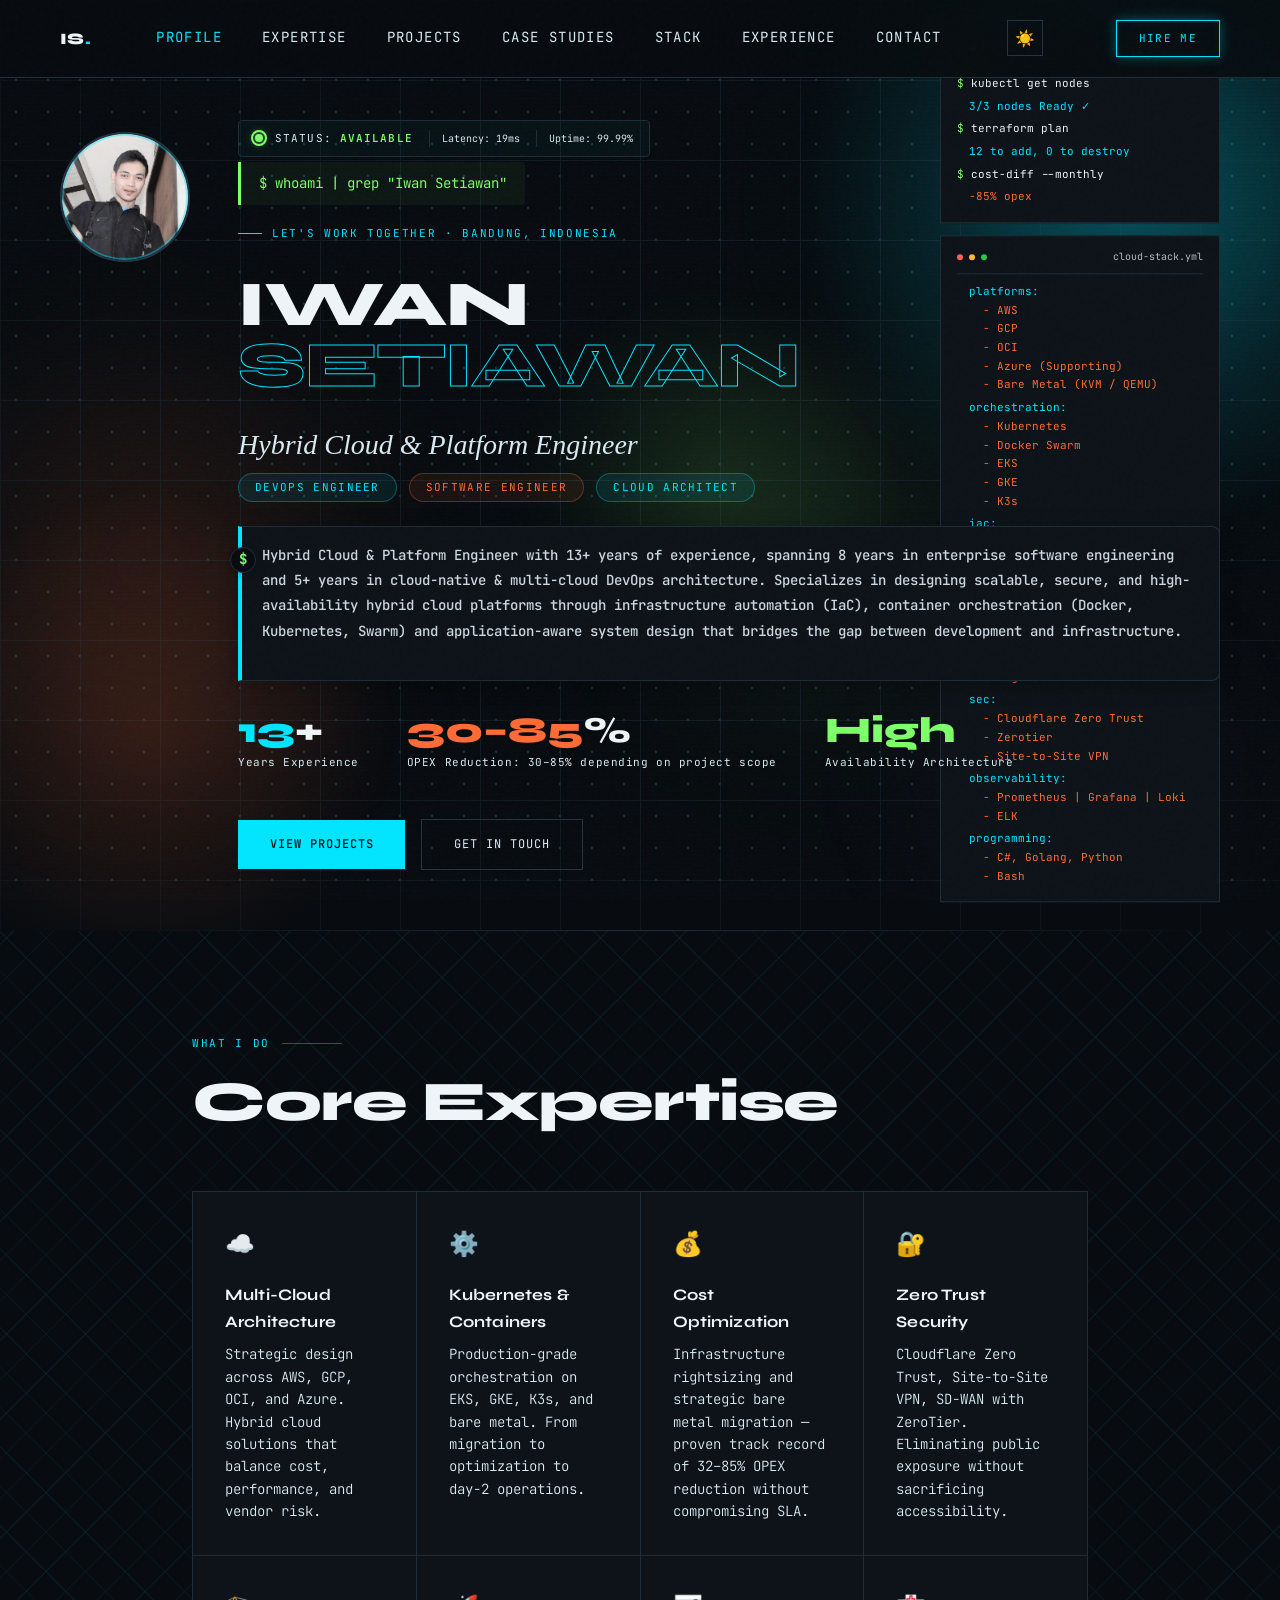
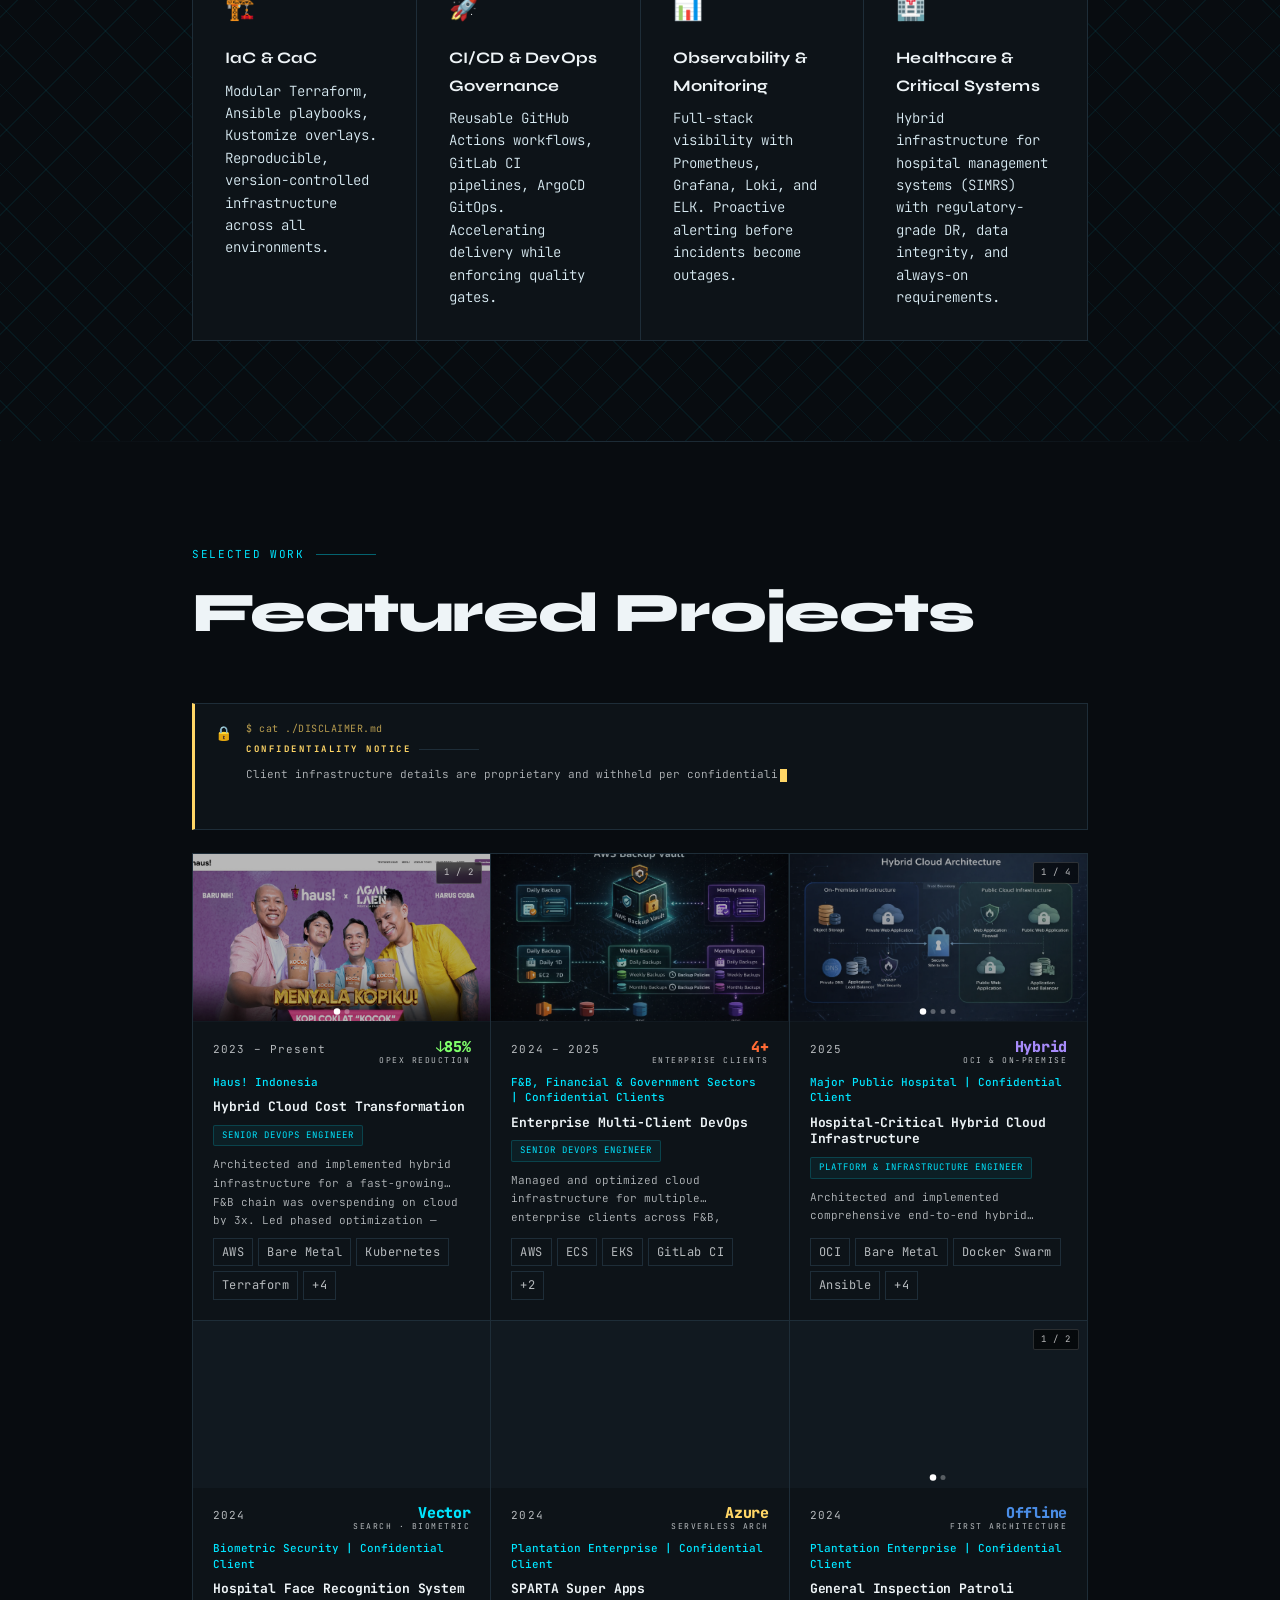
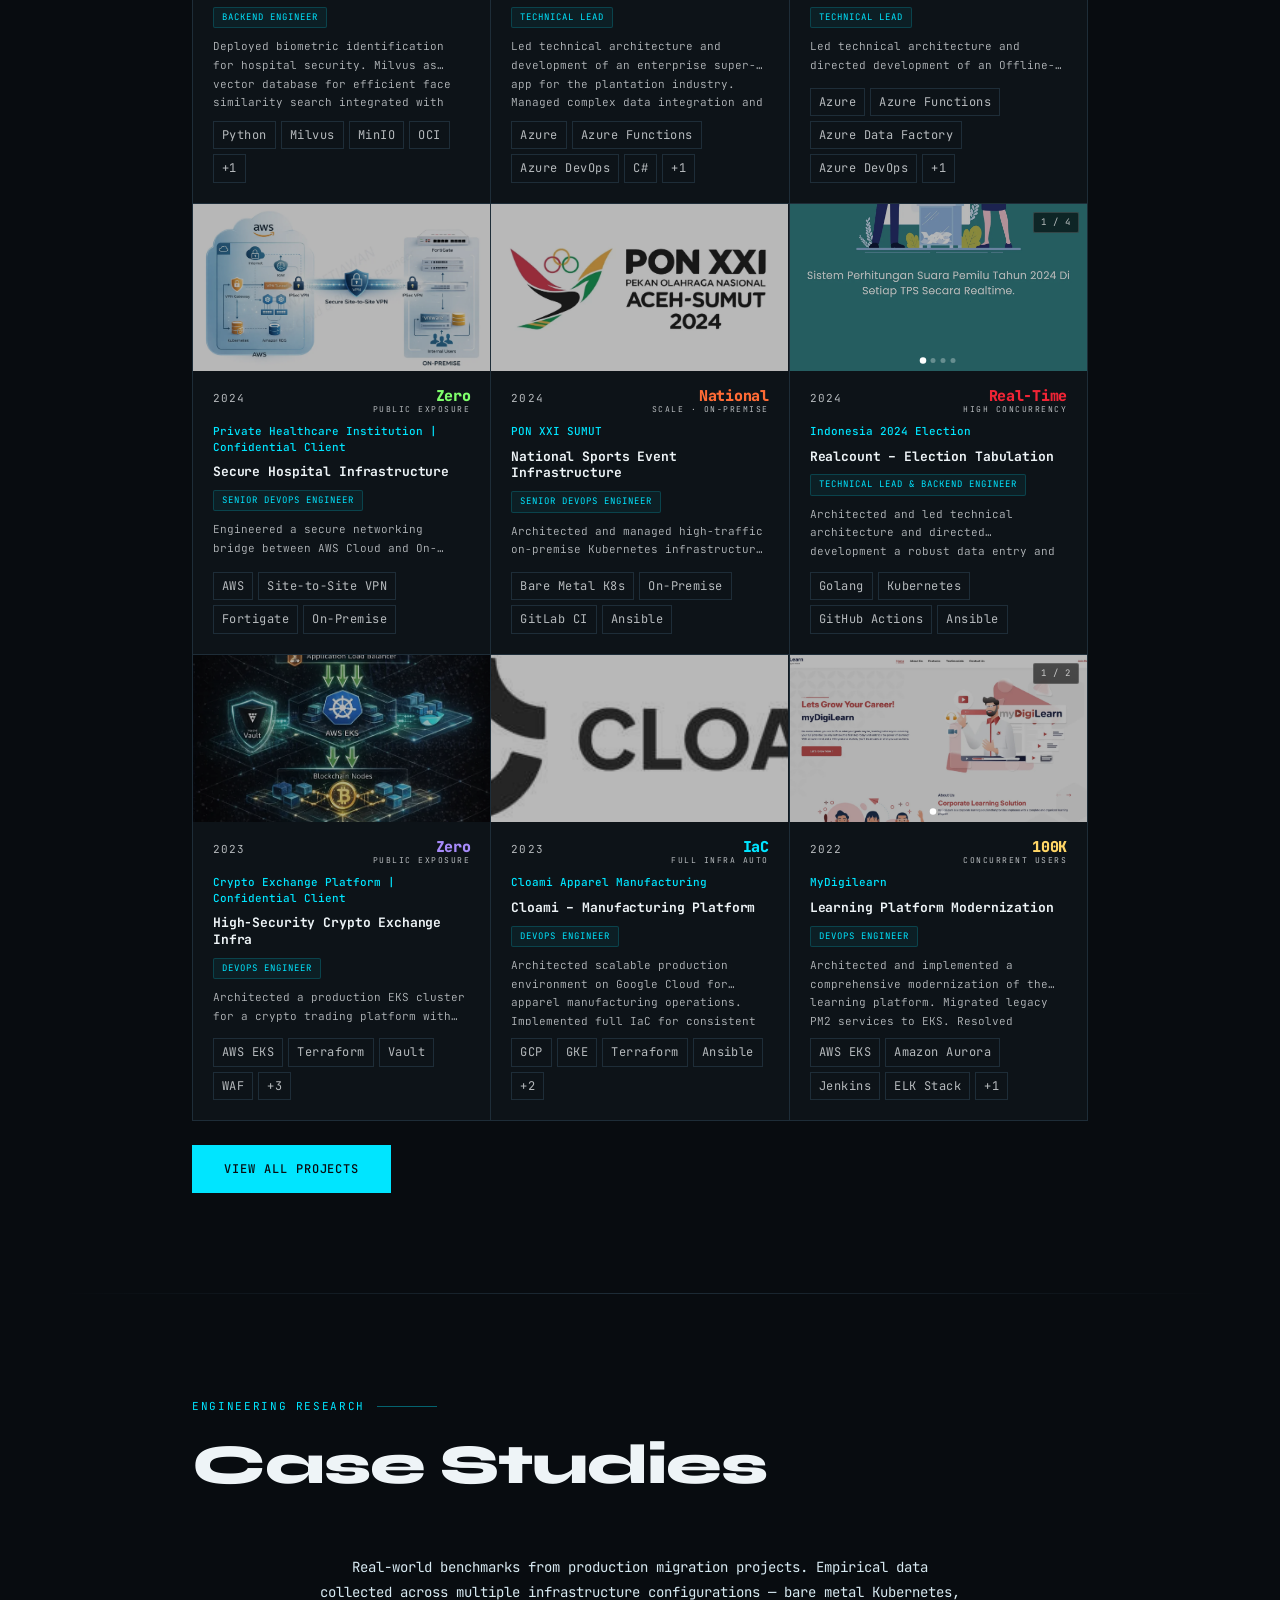
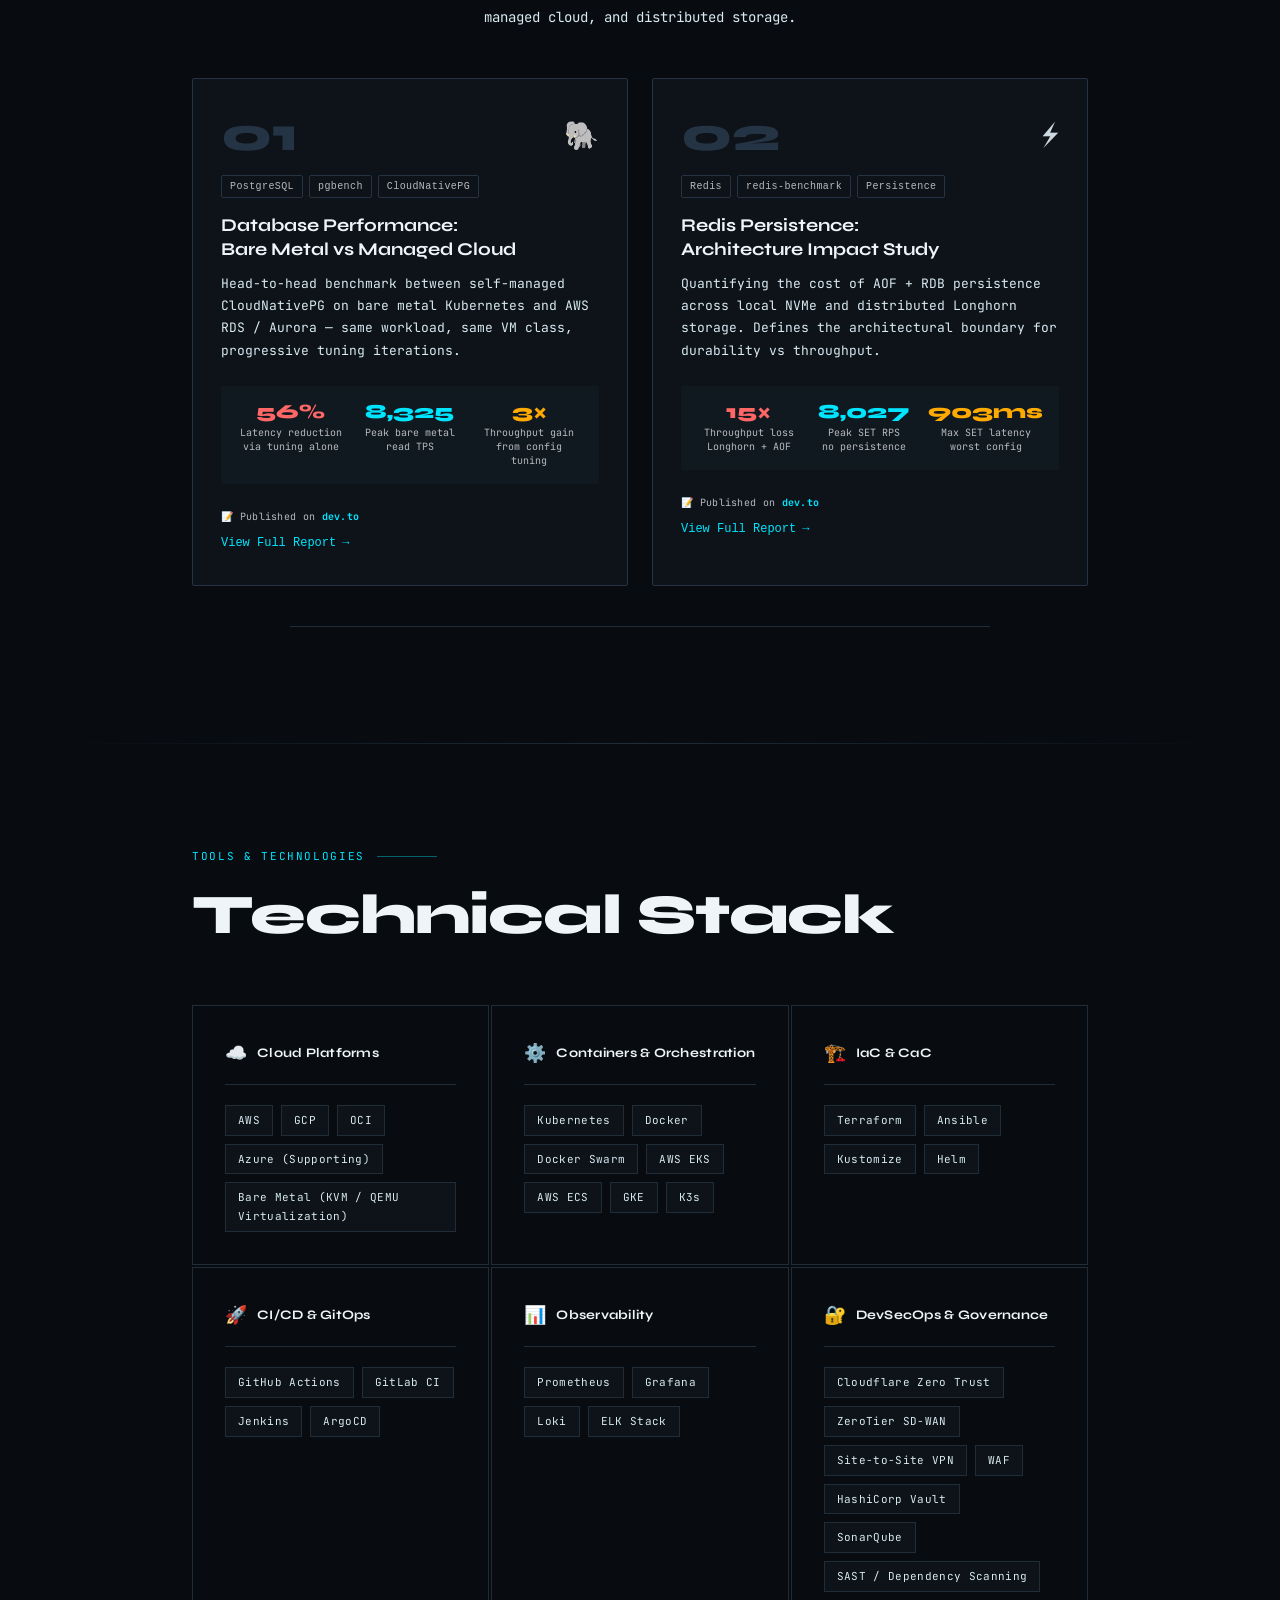
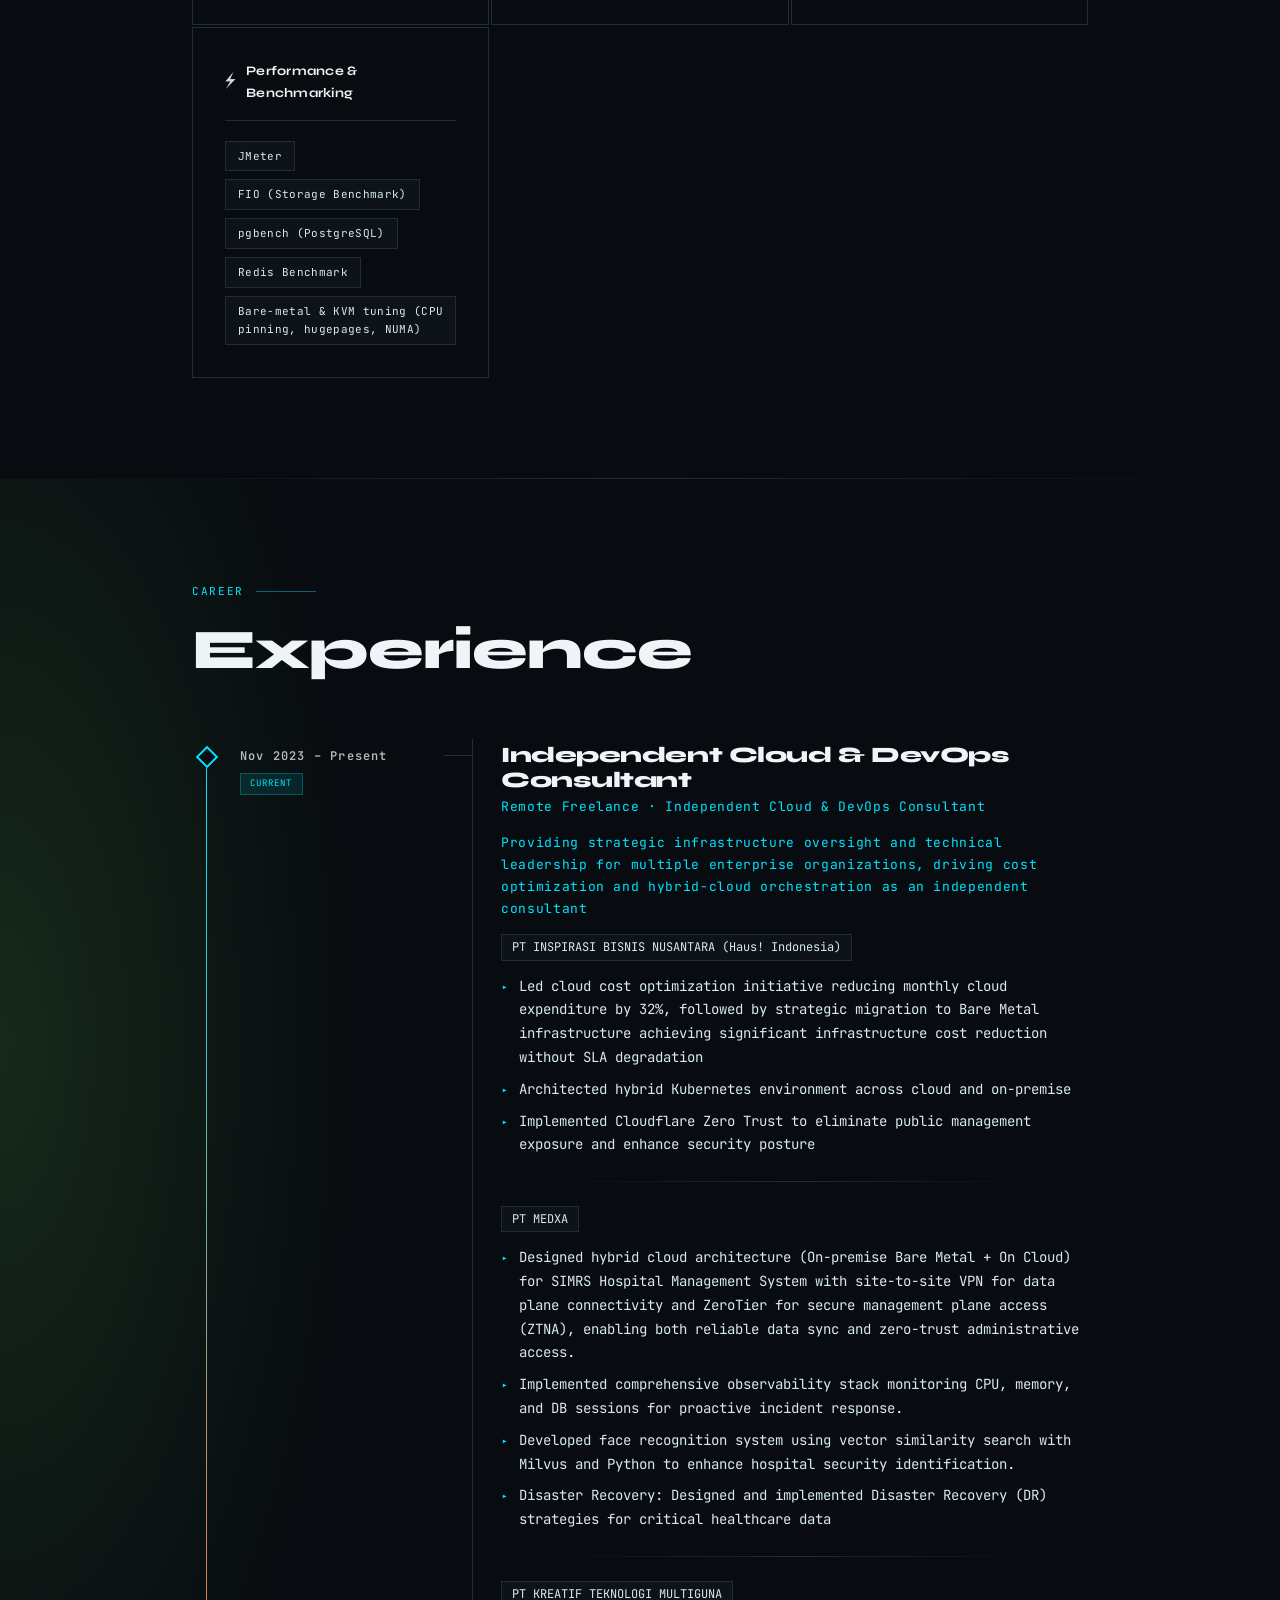
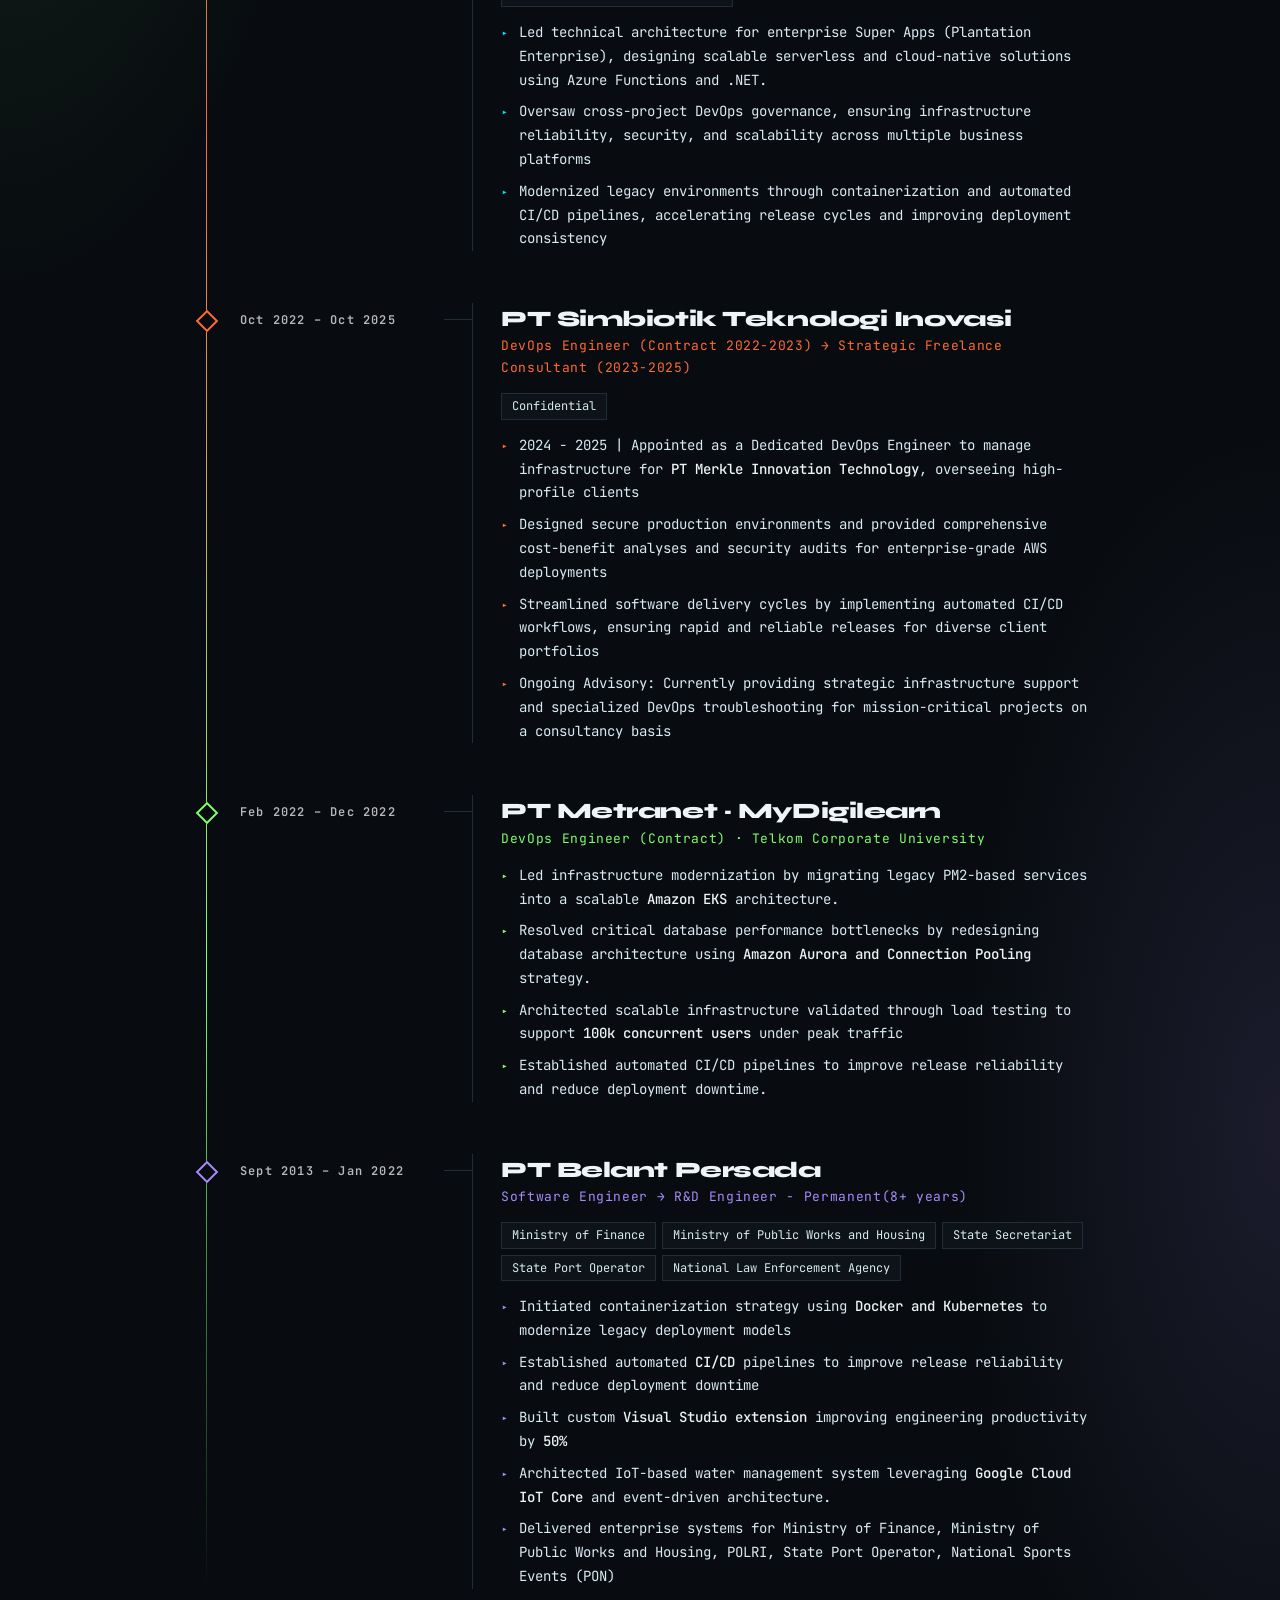
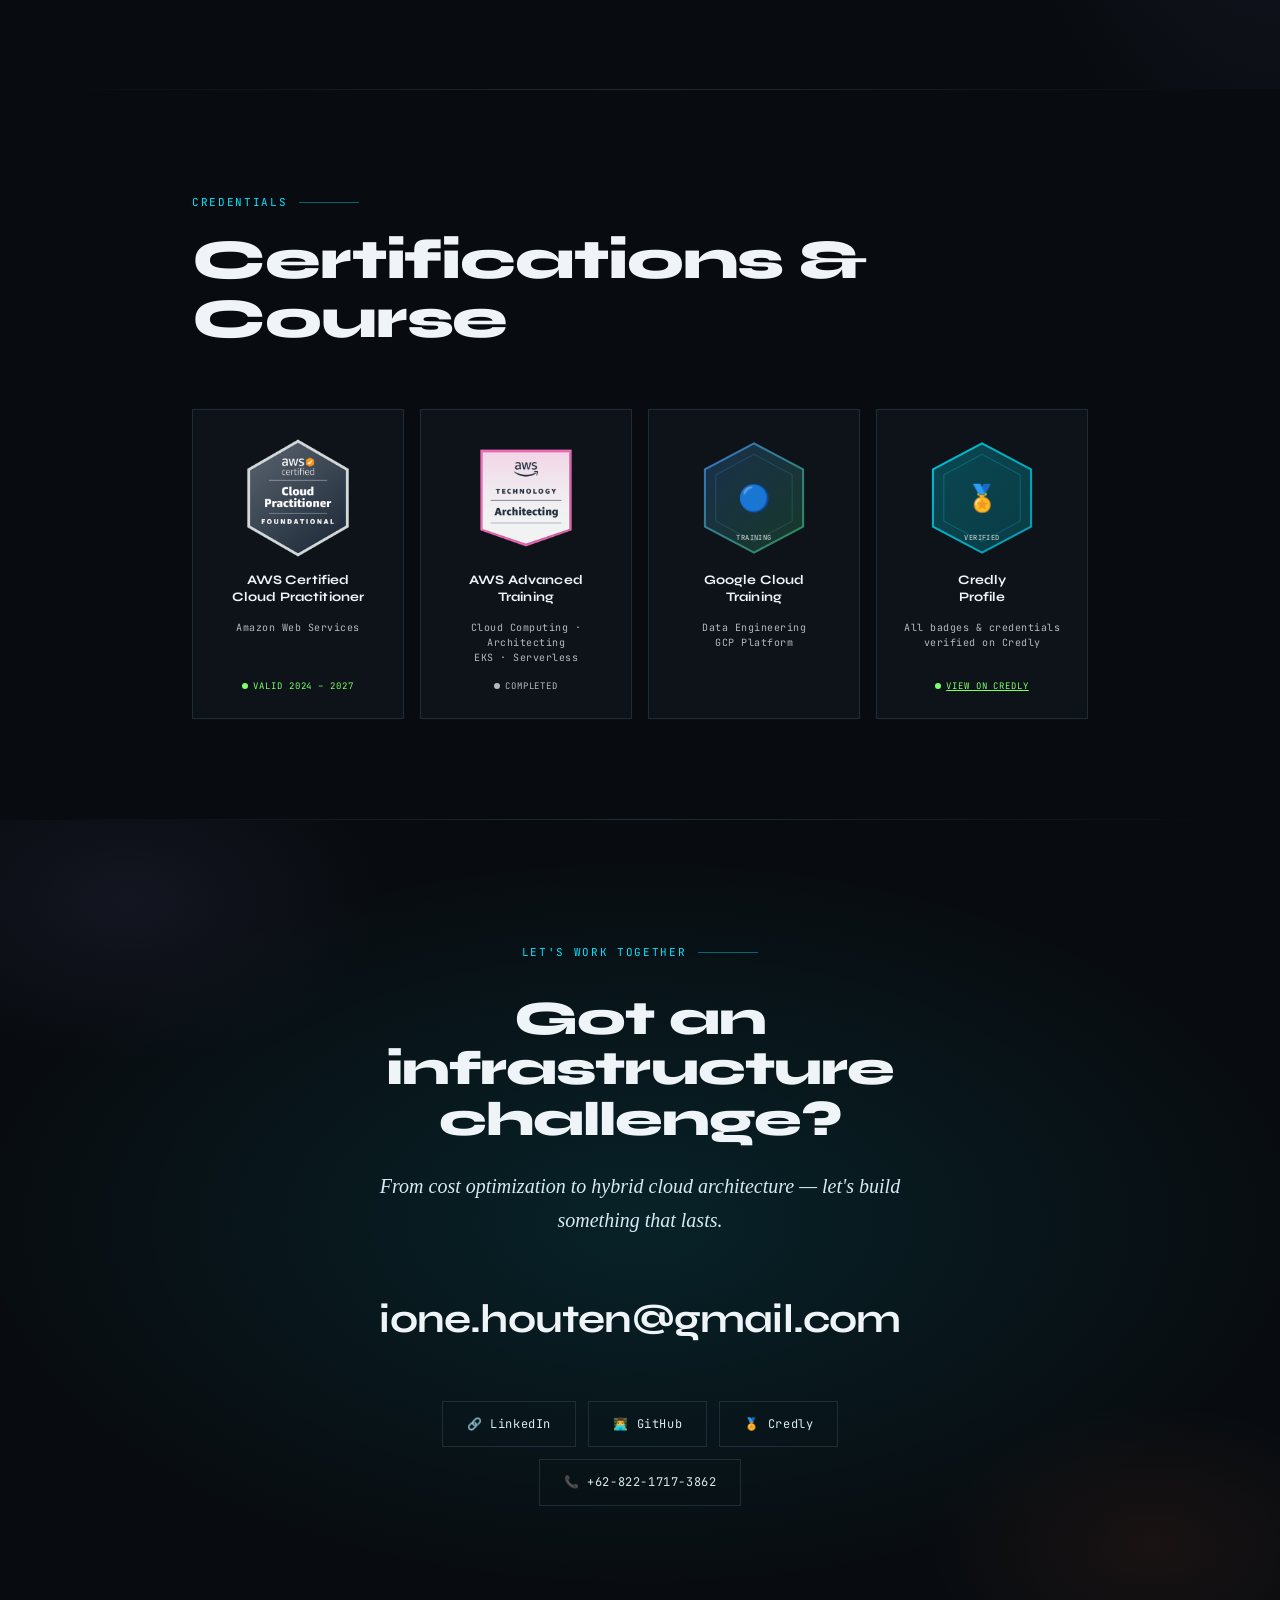
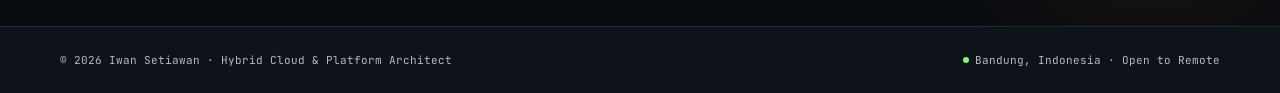
<file: index.html>
<!DOCTYPE html>
<html lang="en">
<head>
<meta charset="UTF-8">
  <script>try{var t=localStorage.getItem('theme')||'dark';document.documentElement.setAttribute('data-theme',t);}catch(e){}</script>
  <meta name="viewport" content="width=device-width, initial-scale=1.0">
  <meta property="og:title" content="Iwan Setiawan — Hybrid Cloud & Platform Architect" />
  <meta property="og:description" content="Hybrid Cloud & Platform Engineer with 13+ years of experience. Specializing in multi-cloud architecture, Kubernetes, and cost optimization (up to 85% OPEX reduction)." />
  <meta property="og:image" content="https://ionehouten.github.io/images/pp.jpg" />
  <meta property="og:url" content="https://portfolio.kangservice.cloud/" />
  <meta property="og:type" content="website" />
  <title>Iwan Setiawan — Hybrid Cloud & Platform Architect</title>
  <link rel="icon" href="./images/favicon.ico" />
  <link rel="apple-touch-icon" href="./images/kangservice.jpg" />
  <link rel="preconnect" href="https://fonts.googleapis.com">
  <!-- <link href="https://fonts.googleapis.com/css2?family=Syne:wght@400;600;700;800&family=IBM+Plex+Mono:wght@300;400;500&family=Crimson+Pro:ital,wght@0,300;0,400;1,300&display=swap" rel="stylesheet"> -->
  <link href="https://fonts.googleapis.com/css2?family=JetBrains+Mono:wght@300;400;500;700&family=Inter:wght@300;400;500;600;700&family=Syne:wght@400;600;700;800&display=swap" rel="stylesheet">
  <link rel="stylesheet" href="./styles/main.css" />
  <link rel="stylesheet" href="./styles/casestudies.css" />
</head>
<body>

<!-- AMBIENT BACKGROUND LAYERS -->
<div class="bg-aurora" aria-hidden="true">
  <!-- Dark aurora blobs -->
  <div class="blob blob-1"></div>
  <div class="blob blob-2"></div>
  <div class="blob blob-3"></div>
  <div class="blob blob-4"></div>
  <!-- Light mesh blobs -->
  <div class="lblob lblob-1"></div>
  <div class="lblob lblob-2"></div>
  <div class="lblob lblob-3"></div>
</div>
<div class="bg-scanlines" aria-hidden="true"></div>

<!-- NAV -->
<nav>
  <div class="nav-logo">
    <div class="nav-logo-text">IS<span>.</span></div>
    <div class="photo-frame-nav" style="opacity:0; animation: fadeUp 0.6s ease 0.2s forwards;">
      <img src="./images/pp.jpg" alt="Iwan Setiawan">
    </div>
  </div>
  <ul class="nav-links">
    <li><a href="#hero" style="color: var(--accent);">Profile</a></li>
    <li><a href="#expertise">Expertise</a></li>
    <li><a href="#projects">Projects</a></li>
    <li><a href="#studies">Case Studies</a></li>
    <li><a href="#stack">Stack</a></li>
    <li><a href="#experience">Experience</a></li>
    <li><a href="#contact">Contact</a></li>
  </ul>
  <button class="hamburger" id="hamburger" aria-label="Menu">
    <span></span><span></span><span></span>
  </button>
  <button class="theme-toggle" id="themeToggle" aria-label="Toggle theme" onclick="(function(){var d=document.documentElement,t=d.getAttribute('data-theme')==='light'?'dark':'light';d.setAttribute('data-theme',t);document.getElementById('toggleIcon').textContent=t==='light'?'🌙':'☀️';try{localStorage.setItem('theme',t);}catch(e){}})()">
    <span id="toggleIcon">☀️</span>
  </button>
  <a href="mailto:ione.houten@gmail.com" class="nav-cta"><span>Hire Me</span></a>
</nav>

<!-- MOBILE MENU -->
<div class="mobile-menu" id="mobileMenu">
  <a href="#hero" onclick="closeMob()">Profile</a>
  <a href="#expertise" onclick="closeMob()">Expertise</a>
  <a href="#projects" onclick="closeMob()">Projects</a>
  <a href="#studies" onclick="closeMob()">Case Studies</a>
  <a href="#stack" onclick="closeMob()">Stack</a>
  <a href="#experience" onclick="closeMob()">Experience</a>
  <a href="#contact" onclick="closeMob()">Contact</a>
  <a href="mailto:ione.houten@gmail.com" class="mob-cta">Hire Me</a>
</div>



<!-- HERO -->
<section id="hero">
  <div class="hero-grid-bg"></div>
  <div class="hero-glow"></div>
  <div class="hero-glow2"></div>
  <div class="hero-glow3"></div>

  <div class="hero-inner">
    <div class="photo-frame" style="opacity:0; animation: fadeUp 0.6s ease 0.2s forwards; margin-top:12px;">
      <img src="./images/pp.jpg" alt="Iwan Setiawan">
    </div>
    <div class="hero-content">
      <div class="live-status">
        <div class="status-dot"></div>
        <div class="status-text">Status: <span>Available</span></div>
        <div class="metric-mini" id="live-latency">Latency: 24ms</div>
        <div class="metric-mini">Uptime: 99.99%</div>
      </div>
      <br/>

      <!-- TYPING EFFECT -->
      <div class="typing-wrapper">$ whoami | grep "Iwan Setiawan"</div>
      <br/>

      <div class="hero-label">Let's Work Together · Bandung, Indonesia</div>
      <h1 class="hero-name">
        IWAN<br>
        <span class="line2">SETIAWAN</span>
      </h1>
      <p class="hero-title">Hybrid Cloud & Platform Engineer</p>
       <!-- BADGE DevOps & Software Engineer -->
      <div class="role-badges">
        <span class="role-badge">DevOps Engineer</span>
        <span class="role-badge engineer">Software Engineer</span>
        <span class="role-badge">Cloud Architect</span>
      </div>
      <div class="desc-terminal">
        <p class="hero-desc">
          Hybrid Cloud & Platform Engineer with 13+ years of experience, spanning 8 years in enterprise software engineering and 5+ years in cloud-native & multi-cloud DevOps architecture.
          
          Specializes in designing scalable, secure, and high-availability hybrid cloud platforms through infrastructure automation (IaC),  container orchestration (Docker, Kubernetes, Swarm) and application-aware system design that bridges the gap between development and infrastructure.

        </p>
      </div>
      <div class="hero-stats">
        <div class="stat">
          <div class="stat-num"><span class="accent">13</span>+</div>
          <div class="stat-label">Years Experience</div>
        </div>
        <div class="stat">
          <div class="stat-num"><span class="accent2">30–85</span>%</div>
          <div class="stat-label">OPEX Reduction: 30–85% depending on project scope</div>
        </div>
        <div class="stat">
          <div class="stat-num"><span class="accent3">High</span></div>
          <div class="stat-label">Availability Architecture</div>
        </div>
      </div>
      <div class="hero-actions">
        <a href="#projects" class="btn-primary"><span>View Projects</span></a>
        <a href="#contact" class="btn-ghost">Get in Touch</a>
      </div>
    </div>
  </div>

  <div class="hero-right">
    <div class="terminal-badge">
      <div class="tb-header">
        <div class="tb-dot red"></div>
        <div class="tb-dot yellow"></div>
        <div class="tb-dot green"></div>
        <div class="tb-title">infra-status.sh</div>
      </div>
      <div class="terminal-line">
        <span class="prompt">$ </span><span class="cmd">kubectl get nodes</span>
      </div>
      <div class="terminal-line">
        <span class="out">3/3 nodes Ready ✓</span>
      </div>
      <div class="terminal-line">
        <span class="prompt">$ </span><span class="cmd">terraform plan</span>
      </div>
      <div class="terminal-line">
        <span class="out">12 to add, 0 to destroy</span>
      </div>
      <div class="terminal-line">
        <span class="prompt">$ </span><span class="cmd">cost-diff --monthly</span>
      </div>
      <div class="terminal-line">
        <span class="out orange">-85% opex </span>
      </div>
    </div>
    <div class="terminal-badge">
      <div class="tb-header">
        <div class="tb-dot red"></div>
        <div class="tb-dot yellow"></div>
        <div class="tb-dot green"></div>
        <div class="tb-title">cloud-stack.yml</div>
      </div>
      <div class="terminal-line">
        <span class="out">platforms:</span>
        <p class="out orange">&nbsp;&nbsp;- AWS</p>
        <p class="out orange">&nbsp;&nbsp;- GCP</p>
        <p class="out orange">&nbsp;&nbsp;- OCI</p>
        <p class="out orange">&nbsp;&nbsp;- Azure (Supporting)</p>
        <p class="out orange">&nbsp;&nbsp;- Bare Metal (KVM / QEMU)</p>
      </div>
      <div class="terminal-line">
        <span class="out">orchestration: </span>
        <p class="out orange">&nbsp;&nbsp;- Kubernetes</p>
        <p class="out orange">&nbsp;&nbsp;- Docker Swarm</p>
        <p class="out orange">&nbsp;&nbsp;- EKS</p>
        <p class="out orange">&nbsp;&nbsp;- GKE</p>
        <p class="out orange">&nbsp;&nbsp;- K3s</p>
      </div>
      <div class="terminal-line">
        <span class="out">iac:</span>
        <p class="out orange">&nbsp;&nbsp;- Terraform</p>
        <p class="out orange">&nbsp;&nbsp;- Ansible</p>
        <p class="out orange">&nbsp;&nbsp;- Kustomize</p>
      </div>
      <div class="terminal-line">
        <span class="out">cicd:</span>
        <p class="out orange">&nbsp;&nbsp;- Github Actions</p>
        <p class="out orange">&nbsp;&nbsp;- Gitlab</p>
        <p class="out orange">&nbsp;&nbsp;- Jenkins</p>
        <p class="out orange">&nbsp;&nbsp;- Argo CD</p>
      </div>
      <div class="terminal-line">
        <span class="out">sec: </span>
        <p class="out orange">&nbsp;&nbsp;- Cloudflare Zero Trust</p>
        <p class="out orange">&nbsp;&nbsp;- Zerotier</p>
        <p class="out orange">&nbsp;&nbsp;- Site-to-Site VPN</p>
      </div>
      <div class="terminal-line">
        <span class="out">observability: </span>
        <p class="out orange">&nbsp;&nbsp;- Prometheus | Grafana | Loki</p>
        <p class="out orange">&nbsp;&nbsp;- ELK</p>
      </div>
      <div class="terminal-line">
        <span class="out">programming: </span>
        <p class="out orange">&nbsp;&nbsp;- C#, Golang, Python</p>
        <p class="out orange">&nbsp;&nbsp;- Bash</p>
      </div>
    </div>
  </div>
</section>

<div class="divider"></div>

<!-- EXPERTISE -->
<section id="expertise" class="section-center">
  <div class="section-label">What I Do</div>
  <h2 class="section-title">Core Expertise</h2>
  <div class="expertise-grid reveal">
    <div class="expertise-card">
      <span class="ec-icon">☁️</span>
      <div class="ec-title">Multi-Cloud Architecture</div>
      <div class="ec-desc">Strategic design across AWS, GCP, OCI, and Azure. Hybrid cloud solutions that balance cost, performance, and vendor risk.</div>
    </div>
    <div class="expertise-card">
      <span class="ec-icon">⚙️</span>
      <div class="ec-title">Kubernetes & Containers</div>
      <div class="ec-desc">Production-grade orchestration on EKS, GKE, K3s, and bare metal. From migration to optimization to day-2 operations.</div>
    </div>
    <div class="expertise-card">
      <span class="ec-icon">💰</span>
      <div class="ec-title">Cost Optimization</div>
      <div class="ec-desc">Infrastructure rightsizing and strategic bare metal migration — proven track record of 32–85% OPEX reduction without compromising SLA.</div>
    </div>
    <div class="expertise-card">
      <span class="ec-icon">🔐</span>
      <div class="ec-title">Zero Trust Security</div>
      <div class="ec-desc">Cloudflare Zero Trust, Site-to-Site VPN, SD-WAN with ZeroTier. Eliminating public exposure without sacrificing accessibility.</div>
    </div>
    <div class="expertise-card">
      <span class="ec-icon">🏗️</span>
      <div class="ec-title">IaC & CaC</div>
      <div class="ec-desc">Modular Terraform, Ansible playbooks, Kustomize overlays. Reproducible, version-controlled infrastructure across all environments.</div>
    </div>
    <div class="expertise-card">
      <span class="ec-icon">🚀</span>
      <div class="ec-title">CI/CD & DevOps Governance</div>
      <div class="ec-desc">Reusable GitHub Actions workflows, GitLab CI pipelines, ArgoCD GitOps. Accelerating delivery while enforcing quality gates.</div>
    </div>
    <div class="expertise-card">
      <span class="ec-icon">📊</span>
      <div class="ec-title">Observability & Monitoring</div>
      <div class="ec-desc">Full-stack visibility with Prometheus, Grafana, Loki, and ELK. Proactive alerting before incidents become outages.</div>
    </div>
    <div class="expertise-card">
      <span class="ec-icon">🏥</span>
      <div class="ec-title">Healthcare & Critical Systems</div>
      <div class="ec-desc">Hybrid infrastructure for hospital management systems (SIMRS) with regulatory-grade DR, data integrity, and always-on requirements.</div>
    </div>
  </div>
</section>

<div class="divider"></div>

<!-- PROJECTS -->
<section id="projects" class="section-center">
  <div class="section-label">Selected Work</div>
  <h2 class="section-title">Featured Projects</h2>
  <div class="nda-notice" id="ndaNotice">
    <div class="nda-icon">🔒</div>
    <div class="nda-content">
      <div class="nda-prompt">$ cat ./DISCLAIMER.md</div>
      <div class="nda-label" id="ndaLabel">Confidentiality Notice</div>
      <div class="nda-text" id="ndaText"><span class="cursor" id="cursor"></span></div>
      <div class="nda-sublabel" id="ndaSubLabel">Available for verification upon request during interview process.</div>
    </div>
  </div>
  <br/>

  <div class="proj-grid" id="projGrid"></div>
  <br/>
  <div class="hero-actions">
    <a href="projects/" target="" class="btn-primary"><span>View All Projects</span></a>
  </div>

</section>

<div class="divider"></div>

<!-- CASE STUDIES -->
<section id="studies" class="section-center">
  <div class="section-label">Engineering Research</div>
  <h2 class="section-title">Case Studies</h2>
  <p class="bm-intro">
    Real-world benchmarks from production migration projects. Empirical data collected across
    multiple infrastructure configurations — bare metal Kubernetes, managed cloud, and distributed storage.
  </p>

  <!-- CASE STUDY CARDS -->
  <div class="cs-grid">

    <!-- Card 1: PostgreSQL -->
    <div class="cs-card" onclick="openModalCs('modal-pg')">
      <div class="cs-card-top">
        <div class="cs-num">01</div>
        <div class="cs-icon">🐘</div>
      </div>
      <div class="cs-tag-row">
        <span class="cs-tag">PostgreSQL</span>
        <span class="cs-tag">pgbench</span>
        <span class="cs-tag">CloudNativePG</span>
      </div>
      <h3 class="cs-title">Database Performance:<br>Bare Metal vs Managed Cloud</h3>
      <p class="cs-desc">
        Head-to-head benchmark between self-managed CloudNativePG on bare metal Kubernetes
        and AWS RDS / Aurora — same workload, same VM class, progressive tuning iterations.
      </p>
      <div class="cs-metrics">
        <div class="cs-metric">
          <div class="cs-metric-val cs-red">56%</div>
          <div class="cs-metric-label">Latency reduction<br>via tuning alone</div>
        </div>
        <div class="cs-metric">
          <div class="cs-metric-val">8,325</div>
          <div class="cs-metric-label">Peak bare metal<br>read TPS</div>
        </div>
        <div class="cs-metric">
          <div class="cs-metric-val cs-warn">3×</div>
          <div class="cs-metric-label">Throughput gain<br>from config tuning</div>
        </div>
      </div>
      <div class="cs-devto-badge">📝 Published on <strong>dev.to</strong></div>
      <div class="cs-cta">View Full Report <span>→</span></div>
    </div>

    <!-- Card 2: Redis -->
    <div class="cs-card" onclick="openModalCs('modal-redis')">
      <div class="cs-card-top">
        <div class="cs-num">02</div>
        <div class="cs-icon">⚡</div>
      </div>
      <div class="cs-tag-row">
        <span class="cs-tag">Redis</span>
        <span class="cs-tag">redis-benchmark</span>
        <span class="cs-tag">Persistence</span>
      </div>
      <h3 class="cs-title">Redis Persistence:<br>Architecture Impact Study</h3>
      <p class="cs-desc">
        Quantifying the cost of AOF + RDB persistence across local NVMe and distributed
        Longhorn storage. Defines the architectural boundary for durability vs throughput.
      </p>
      <div class="cs-metrics">
        <div class="cs-metric">
          <div class="cs-metric-val cs-red">15×</div>
          <div class="cs-metric-label">Throughput loss<br>Longhorn + AOF</div>
        </div>
        <div class="cs-metric">
          <div class="cs-metric-val">8,027</div>
          <div class="cs-metric-label">Peak SET RPS<br>no persistence</div>
        </div>
        <div class="cs-metric">
          <div class="cs-metric-val cs-warn">903ms</div>
          <div class="cs-metric-label">Max SET latency<br>worst config</div>
        </div>
      </div>
      <div class="cs-devto-badge">📝 Published on <strong>dev.to</strong></div>
      <div class="cs-cta">View Full Report <span>→</span></div>
    </div>

  </div><!-- /cs-grid -->

  <div class="bm-footnote">
    
  </div>

</section>

<!-- ══════════════════════════════════════════
     MODAL: PostgreSQL Case Study
══════════════════════════════════════════ -->
<div class="cs-modal" id="modal-pg" onclick="closeModalBg(event, this)">
  <div class="cs-modal-box">
    <div class="cs-modal-header">
      <div>
        <div class="cs-modal-eyebrow">Case Study 01 · PostgreSQL</div>
        <h2 class="cs-modal-title">Database Performance:<br>Bare Metal vs Managed Cloud</h2>
      </div>
      <button class="cs-modal-close" onclick="closeModal('modal-pg')">✕</button>
    </div>
    <div class="cs-modal-body">

      <div class="cs-modal-ctx">
        <span class="cs-ctx-pill">Scale Factor 100</span>
        <span class="cs-ctx-pill">10M rows · 1.5 GB table</span>
        <span class="cs-ctx-pill">pgbench</span>
        <span class="cs-ctx-pill">2 vCPU / 8 GB RAM</span>
        <span class="cs-ctx-pill">1–100 clients × 1–8 threads</span>
        <span class="cs-ctx-pill">Single instance · no HA</span>
        <span class="cs-ctx-pill">ap-southeast-3</span>
        <span class="cs-ctx-pill">⚠ RDS t3 = burst window</span>
      </div>

      <p class="cs-modal-text">
        An e-commerce platform migrating from managed cloud to on-premises Kubernetes raised a
        critical question: <em>can self-managed PostgreSQL match managed service performance after tuning?</em>
        This benchmark compares a <strong>single CNPG instance</strong> on bare metal against
        <strong>single-instance RDS Standard and Aurora</strong> (t3.large) — same 2 vCPU / 8 GB RAM
        allocation, same region (ap-southeast-3), no read replicas or Multi-AZ.
        <strong>⚠ Note:</strong> RDS Standard uses a <strong>t3.large (burstable)</strong> instance.
        Our ~50 minute total benchmark ran within the burst window — results reflect peak burst performance.
        In production workloads running continuously 24/7, performance will drop once CPU credits exhaust
        (t3.large baseline CPU = 30%). For sustained production comparison, consider
        <code>m6i.large</code> or <code>m7g.large</code> (non-burstable).
      </p>

      <!-- Hero metrics -->
      <div class="bm-hero-grid">
        <div class="bm-hero-card accent1">
          <div class="bm-hero-num">13,955</div>
          <div class="bm-hero-label">Peak Read TPS</div>
          <div class="bm-hero-sub">RDS Standard · 10c/4t · single instance</div>
        </div>
        <div class="bm-hero-card accent2">
          <div class="bm-hero-num">1,780</div>
          <div class="bm-hero-label">Bare Metal Write TPS</div>
          <div class="bm-hero-sub">CNPG Final · beats Aurora IO-Opt</div>
        </div>
        <div class="bm-hero-card accent3">
          <div class="bm-hero-num">0.391 ms</div>
          <div class="bm-hero-label">Best Write Latency</div>
          <div class="bm-hero-sub">Bare metal · CPU/NUMA + HugePages</div>
        </div>
      </div>

      <!-- Read TPS chart -->
      <div class="bm-chart-block">
        <div class="bm-chart-title">Average Read-Only TPS <span class="bm-chart-note">avg across all 13 client/thread combos · higher = better</span></div>
        <div class="bm-bars">
          <div class="bm-bar-row">
            <div class="bm-bar-label">RDS Standard</div>
            <div class="bm-bar-track"><div class="bm-bar fill-rds" style="--pct:100%"><span>10,724</span></div></div>
            <div class="bm-bar-tag cloud">☁ Managed</div>
          </div>
          <div class="bm-bar-row">
            <div class="bm-bar-label">Aurora IO-Opt</div>
            <div class="bm-bar-track"><div class="bm-bar fill-aurora" style="--pct:78.1%"><span>8,370</span></div></div>
            <div class="bm-bar-tag cloud">☁ Managed</div>
          </div>
          <div class="bm-bar-row">
            <div class="bm-bar-label">Aurora Standard</div>
            <div class="bm-bar-track"><div class="bm-bar fill-aurora" style="--pct:75.0%"><span>8,039</span></div></div>
            <div class="bm-bar-tag cloud">☁ Managed</div>
          </div>
          <div class="bm-bar-row">
            <div class="bm-bar-label bm-highlight">CNPG Tuning 2 (NUMA+HP)</div>
            <div class="bm-bar-track"><div class="bm-bar fill-bm" style="--pct:67.4%"><span>7,232</span></div></div>
            <div class="bm-bar-tag bare">⚙ Bare Metal</div>
          </div>
          <div class="bm-bar-row">
            <div class="bm-bar-label">CNPG Tuning 1 (CPU/NUMA)</div>
            <div class="bm-bar-track"><div class="bm-bar fill-bm" style="--pct:64.3%"><span>6,896</span></div></div>
            <div class="bm-bar-tag bare">⚙ Bare Metal</div>
          </div>
          <div class="bm-bar-row">
            <div class="bm-bar-label">CNPG Longhorn 2R+shared</div>
            <div class="bm-bar-track"><div class="bm-bar fill-lng" style="--pct:65.8%"><span>7,052</span></div></div>
            <div class="bm-bar-tag bare">⚙ Bare Metal</div>
          </div>
          <div class="bm-bar-row">
            <div class="bm-bar-label">CNPG Longhorn 1R</div>
            <div class="bm-bar-track"><div class="bm-bar fill-lng" style="--pct:59.5%"><span>6,376</span></div></div>
            <div class="bm-bar-tag bare">⚙ Bare Metal</div>
          </div>
          <div class="bm-bar-row">
            <div class="bm-bar-label">CNPG Local SSD</div>
            <div class="bm-bar-track"><div class="bm-bar fill-bm" style="--pct:57.0%"><span>6,111</span></div></div>
            <div class="bm-bar-tag bare">⚙ Bare Metal</div>
          </div>
          <div class="bm-bar-row">
            <div class="bm-bar-label">CNPG Longhorn 2R</div>
            <div class="bm-bar-track"><div class="bm-bar fill-lng" style="--pct:59.3%"><span>6,356</span></div></div>
            <div class="bm-bar-tag bare">⚙ Bare Metal</div>
          </div>
        </div>
      </div>

      <!-- Write TPS chart -->
      <div class="bm-chart-block">
        <div class="bm-chart-title">Average Read-Write TPS <span class="bm-chart-note">avg across all 13 client/thread combos · higher = better</span></div>
        <div class="bm-bars">
          <div class="bm-bar-row">
            <div class="bm-bar-label">RDS Standard</div>
            <div class="bm-bar-track"><div class="bm-bar fill-rds" style="--pct:100%"><span>2,250</span></div></div>
            <div class="bm-bar-tag cloud">☁ Managed</div>
          </div>
          <div class="bm-bar-row">
            <div class="bm-bar-label bm-highlight">CNPG Tuning 2 (NUMA+HP)</div>
            <div class="bm-bar-track"><div class="bm-bar fill-bm" style="--pct:75.8%"><span>1,706</span></div></div>
            <div class="bm-bar-tag bare">⚙ Bare Metal</div>
          </div>
          <div class="bm-bar-row">
            <div class="bm-bar-label bm-highlight">CNPG Tuning 1 (CPU/NUMA)</div>
            <div class="bm-bar-track"><div class="bm-bar fill-bm" style="--pct:73.7%"><span>1,659</span></div></div>
            <div class="bm-bar-tag bare">⚙ Bare Metal</div>
          </div>
          <div class="bm-bar-row">
            <div class="bm-bar-label">Aurora IO-Opt</div>
            <div class="bm-bar-track"><div class="bm-bar fill-aurora" style="--pct:54.8%"><span>1,234</span></div></div>
            <div class="bm-bar-tag cloud">☁ Managed</div>
          </div>
          <div class="bm-bar-row">
            <div class="bm-bar-label">Aurora Standard</div>
            <div class="bm-bar-track"><div class="bm-bar fill-aurora" style="--pct:51.6%"><span>1,162</span></div></div>
            <div class="bm-bar-tag cloud">☁ Managed</div>
          </div>
          <div class="bm-bar-row">
            <div class="bm-bar-label">CNPG Local SSD</div>
            <div class="bm-bar-track"><div class="bm-bar fill-bm" style="--pct:60.2%"><span>1,355</span></div></div>
            <div class="bm-bar-tag bare">⚙ Bare Metal</div>
          </div>
          <div class="bm-bar-row">
            <div class="bm-bar-label">CNPG Longhorn 1R</div>
            <div class="bm-bar-track"><div class="bm-bar fill-lng" style="--pct:51.2%"><span>1,152</span></div></div>
            <div class="bm-bar-tag bare">⚙ Bare Metal</div>
          </div>
          <div class="bm-bar-row">
            <div class="bm-bar-label">CNPG Longhorn 2R</div>
            <div class="bm-bar-track"><div class="bm-bar fill-lng" style="--pct:41.5%"><span>935</span></div></div>
            <div class="bm-bar-tag bare">⚙ Bare Metal</div>
          </div>
          <div class="bm-bar-row">
            <div class="bm-bar-label">CNPG Longhorn 2R+shared</div>
            <div class="bm-bar-track"><div class="bm-bar fill-lng" style="--pct:39.7%"><span>892</span></div></div>
            <div class="bm-bar-tag bare">⚙ Bare Metal</div>
          </div>
        </div>
      </div>

      <!-- Tuning journey -->
      <div class="bm-tuning">
        <div class="bm-tuning-title">Full Tuning Journey — Storage → CPU/NUMA → HugePages</div>
        <div class="bm-tuning-steps">
          <div class="bm-tstep">
            <div class="bm-tstep-num">①</div>
            <div class="bm-tstep-body">
              <div class="bm-tstep-label">Longhorn 2R (baseline)</div>
              <div class="bm-tstep-val">712 RW TPS · 14.04 ms</div>
              <div class="bm-tstep-cfg">Distributed storage · 2 replicas</div>
            </div>
          </div>
          <div class="bm-tstep-arrow">→</div>
          <div class="bm-tstep">
            <div class="bm-tstep-num">②</div>
            <div class="bm-tstep-body">
              <div class="bm-tstep-label">Local SSD</div>
              <div class="bm-tstep-val bm-green">1,425 RW TPS · 7.02 ms <span class="bm-delta">▲100%</span></div>
              <div class="bm-tstep-cfg">Direct-attached SSD · no network hop</div>
            </div>
          </div>
          <div class="bm-tstep-arrow">→</div>
          <div class="bm-tstep">
            <div class="bm-tstep-num">③</div>
            <div class="bm-tstep-body">
              <div class="bm-tstep-label">+ CPU/NUMA Pinning</div>
              <div class="bm-tstep-val bm-green">1,659 RW TPS · 1.81 ms* <span class="bm-delta">▲22%</span></div>
              <div class="bm-tstep-cfg">KVM NUMA strict · vCPU pinned · perf governor</div>
            </div>
          </div>
          <div class="bm-tstep-arrow">→</div>
          <div class="bm-tstep">
            <div class="bm-tstep-num">④</div>
            <div class="bm-tstep-body">
              <div class="bm-tstep-label">+ HugePages</div>
              <div class="bm-tstep-val bm-green">1,706 RW TPS · 1.78 ms* <span class="bm-delta">▲3%</span></div>
              <div class="bm-tstep-cfg">vm.nr_hugepages=8192 · K8s Guaranteed QoS · huge_pages=on</div>
            </div>
          </div>
        </div>
        <p class="bm-tuning-insight">
          <span class="bm-insight-icon">💡</span>
          <strong>3-layer tuning stack:</strong> KVM hypervisor (NUMA strict, vCPU pin, locked memory) →
          VM OS (HugePages pre-alloc, perf governor) → Kubernetes (Guaranteed QoS, hugepages-2Mi resource).
          Each Longhorn replica adds <strong>~3.5ms write latency</strong>. NUMA pinning eliminates cross-NUMA penalty —
          write latency at 1 client drops from <strong>7.02ms → 1.81ms (-74%)</strong>.
          * Latency at 1 client.
        </p>
      </div>


      <!-- Summary Table -->
      <div class="bm-summary-table">
        <div class="bm-chart-title">Average TPS Summary <span class="bm-chart-note">avg across all 13 client/thread combos · disaggregated by workload type</span></div>
        <div class="bm-stbl">
          <div class="bm-stbl-header">
            <div>Environment</div>
            <div>Avg RO TPS</div>
            <div>Avg RW TPS</div>
            <div>Overall Avg</div>
          </div>
          <div class="bm-stbl-row bm-stbl-cloud">
            <div class="bm-stbl-env"><span class="bm-stbl-dot dot-rds"></span>AWS RDS (t3.large)</div>
            <div class="bm-stbl-tps"><span class="bm-stbl-num">10,724</span></div>
            <div class="bm-stbl-tps"><span class="bm-stbl-num">2,250</span></div>
            <div class="bm-stbl-badge badge-peak">4,826 — Burstable ⚠</div>
          </div>
          <div class="bm-stbl-row bm-stbl-cloud">
            <div class="bm-stbl-env"><span class="bm-stbl-dot dot-aurora"></span>AWS Aurora (IO-Prov.)</div>
            <div class="bm-stbl-tps"><span class="bm-stbl-num">8,370</span></div>
            <div class="bm-stbl-tps"><span class="bm-stbl-num">1,234</span></div>
            <div class="bm-stbl-badge badge-high">3,480 — Expensive</div>
          </div>
          <div class="bm-stbl-row bm-stbl-bare">
            <div class="bm-stbl-env"><span class="bm-stbl-dot dot-bm"></span>CNPG Tuning 2 (NUMA+HP) ⚡</div>
            <div class="bm-stbl-tps"><span class="bm-stbl-num">7,232</span></div>
            <div class="bm-stbl-tps">
              <div class="bm-stbl-bar-wrap"><div class="bm-stbl-bar bm-stbl-bar-bm" style="--w:100%"></div></div>
              <span class="bm-stbl-num">1,706</span>
            </div>
            <div class="bm-stbl-badge badge-eff">3,351 — #3 Overall ⚡</div>
          </div>
          <div class="bm-stbl-row bm-stbl-cloud">
            <div class="bm-stbl-env"><span class="bm-stbl-dot dot-aurora" style="opacity:.6"></span>AWS Aurora Standard</div>
            <div class="bm-stbl-tps"><span class="bm-stbl-num">8,039</span></div>
            <div class="bm-stbl-tps"><span class="bm-stbl-num">1,162</span></div>
            <div class="bm-stbl-badge badge-high">3,326 — Standard</div>
          </div>
          <div class="bm-stbl-row bm-stbl-bare">
            <div class="bm-stbl-env"><span class="bm-stbl-dot dot-bm" style="opacity:.8"></span>CNPG Tuning 1 (CPU/NUMA)</div>
            <div class="bm-stbl-tps"><span class="bm-stbl-num">6,896</span></div>
            <div class="bm-stbl-tps">
              <div class="bm-stbl-bar-wrap"><div class="bm-stbl-bar bm-stbl-bar-bm" style="--w:97.2%"></div></div>
              <span class="bm-stbl-num">1,659</span>
            </div>
            <div class="bm-stbl-badge badge-eff">3,214 — Strong</div>
          </div>
          <div class="bm-stbl-row bm-stbl-bare">
            <div class="bm-stbl-env"><span class="bm-stbl-dot dot-lng" style="opacity:.5"></span>CNPG Longhorn 2R+shared</div>
            <div class="bm-stbl-tps"><span class="bm-stbl-num">7,052</span></div>
            <div class="bm-stbl-tps">
              <div class="bm-stbl-bar-wrap"><div class="bm-stbl-bar bm-stbl-bar-lng" style="--w:65.8%"></div></div>
              <span class="bm-stbl-num">892</span>
            </div>
            <div class="bm-stbl-badge badge-warn">2,885 — -34% RW vs SSD</div>
          </div>
          <div class="bm-stbl-row bm-stbl-bare">
            <div class="bm-stbl-env"><span class="bm-stbl-dot dot-lng"></span>CNPG Longhorn 1R</div>
            <div class="bm-stbl-tps"><span class="bm-stbl-num">6,376</span></div>
            <div class="bm-stbl-tps">
              <div class="bm-stbl-bar-wrap"><div class="bm-stbl-bar bm-stbl-bar-lng" style="--w:85.0%"></div></div>
              <span class="bm-stbl-num">1,152</span>
            </div>
            <div class="bm-stbl-badge badge-warn">2,797 — -15% RW vs SSD</div>
          </div>
          <div class="bm-stbl-row bm-stbl-bare">
            <div class="bm-stbl-env"><span class="bm-stbl-dot dot-bm" style="opacity:.6"></span>CNPG Local SSD</div>
            <div class="bm-stbl-tps"><span class="bm-stbl-num">6,111</span></div>
            <div class="bm-stbl-tps">
              <div class="bm-stbl-bar-wrap"><div class="bm-stbl-bar bm-stbl-bar-bm" style="--w:79.4%"></div></div>
              <span class="bm-stbl-num">1,355</span>
            </div>
            <div class="bm-stbl-badge badge-good">2,796 — Baseline</div>
          </div>
          <div class="bm-stbl-row bm-stbl-bare">
            <div class="bm-stbl-env"><span class="bm-stbl-dot dot-lng" style="opacity:.7"></span>CNPG Longhorn 2R</div>
            <div class="bm-stbl-tps"><span class="bm-stbl-num">6,356</span></div>
            <div class="bm-stbl-tps">
              <div class="bm-stbl-bar-wrap"><div class="bm-stbl-bar bm-stbl-bar-lng" style="--w:69.0%"></div></div>
              <span class="bm-stbl-num">935</span>
            </div>
            <div class="bm-stbl-badge badge-throttle">2,671 — -31% RW vs SSD</div>
          </div>
        </div>
        <p class="bm-stbl-note">RW bars show write-only avg — the most relevant metric for OLTP. Read avg is similar across all bare metal configs. Overall avg includes RO+RW+TPC-B and is dominated by read volume. ⚠ RDS Standard (t3.large) is burstable — its 4,826 overall avg reflects burst window performance (~50 min benchmark). In 24/7 production, performance drops once CPU credits exhaust. CNPG Tuning 2's 3,351 is consistent regardless of duration.</p>
      </div>

      <!-- Legend -->
      <div class="bm-legend">
        <div class="bm-legend-title">Environment Key</div>
        <div class="bm-legend-grid">
          <div class="bm-leg-item"><span class="bm-leg-dot dot-bm"></span><strong>CNPG Local SSD</strong> — CloudNativePG on bare metal, Samsung SM863a SAS direct-attached</div>
          <div class="bm-leg-item"><span class="bm-leg-dot dot-lng"></span><strong>CNPG Longhorn 1R/2R</strong> — Same bare metal host, Longhorn distributed storage (1 or 2 replicas)</div>
          <div class="bm-leg-item"><span class="bm-leg-dot dot-rds"></span><strong>RDS Standard</strong> — AWS RDS PostgreSQL 17.6, t3.large <em>(burstable — benchmark ~50 min within burst window; 24/7 production performance lower once credits exhaust)</em></div>
          <div class="bm-leg-item"><span class="bm-leg-dot dot-aurora"></span><strong>Aurora IO-Opt / Standard</strong> — AWS Aurora PostgreSQL 17.4, t3.large</div>
        </div>
      </div>

      <!-- Article link -->
      <div class="cs-article-link">
        <span class="cs-article-icon">📝</span>
        <div>
          <div class="cs-article-label">Part 1 · Published on dev.to</div>
          <a href="https://dev.to/ionehouten/bare-metal-vs-aws-rds-a-deep-dive-into-numa-aware-tuning-and-postgresql-performance-1fil" target="_blank" rel="noopener" class="cs-article-title">Bare Metal vs. AWS RDS: Storage Baseline — Longhorn vs Local SSD vs Managed Cloud →</a>
        </div>
      </div>
      <div class="cs-article-link" style="margin-top:10px">
        <span class="cs-article-icon">📝</span>
        <div>
          <div class="cs-article-label">Part 2 · Published on dev.to</div>
          <a href="https://dev.to/ionehouten/bare-metal-vs-aws-rds-a-deep-dive-into-numa-aware-tuning-and-postgresql-performance-part-2-2daa" target="_blank" rel="noopener" class="cs-article-title">NUMA Pinning &amp; HugePages: How Bare Metal Beat Aurora on Write Throughput →</a>
        </div>
      </div>

    </div><!-- /cs-modal-body -->
  </div><!-- /cs-modal-box -->
</div><!-- /modal-pg -->


<!-- ══════════════════════════════════════════
     MODAL: Redis Case Study
══════════════════════════════════════════ -->
<div class="cs-modal" id="modal-redis" onclick="closeModalBg(event, this)">
  <div class="cs-modal-box">
    <div class="cs-modal-header">
      <div>
        <div class="cs-modal-eyebrow">Case Study 02 · Redis</div>
        <h2 class="cs-modal-title">Redis Persistence:<br>Architecture Impact Study</h2>
      </div>
      <button class="cs-modal-close" onclick="closeModal('modal-redis')">✕</button>
    </div>
    <div class="cs-modal-body">

      <div class="cs-modal-ctx">
        <span class="cs-ctx-pill">50K requests</span>
        <span class="cs-ctx-pill">20 parallel clients</span>
        <span class="cs-ctx-pill">180 KB payload</span>
        <span class="cs-ctx-pill">single-thread</span>
        <span class="cs-ctx-pill">redis-benchmark</span>
      </div>

      <p class="cs-modal-text">
        When designing the caching layer for a high-throughput production workload, the team needed
        to answer a hard question: <em>can Redis AOF persistence coexist with distributed block storage?</em>
        These benchmarks — covering 9 configurations across local NVMe and Longhorn — give a
        definitive architectural answer.
      </p>

      <!-- Hero metrics -->
      <div class="bm-hero-grid">
        <div class="bm-hero-card accent1">
          <div class="bm-hero-num">8,027</div>
          <div class="bm-hero-label">Peak SET RPS</div>
          <div class="bm-hero-sub">Local Path · AOF+RDB disabled</div>
        </div>
        <div class="bm-hero-card bm-hero-warning">
          <div class="bm-hero-num">537</div>
          <div class="bm-hero-label">Longhorn SET RPS</div>
          <div class="bm-hero-sub">AOF on · 375K keys loaded</div>
        </div>
        <div class="bm-hero-card accent3">
          <div class="bm-hero-num">15×</div>
          <div class="bm-hero-label">Degradation Factor</div>
          <div class="bm-hero-sub">Longhorn+AOF vs local no-persist</div>
        </div>
      </div>

      <!-- SET RPS chart -->
      <div class="bm-chart-block">
        <div class="bm-chart-title">SET Throughput RPS <span class="bm-chart-note">higher = better</span></div>
        <div class="bm-bars">
          <div class="bm-bar-row">
            <div class="bm-bar-label bm-highlight">Local · AOF off</div>
            <div class="bm-bar-track"><div class="bm-bar fill-bm" style="--pct:100%"><span>7,696</span></div></div>
            <div class="bm-bar-tag bare">⚙ Local</div>
          </div>
          <div class="bm-bar-row">
            <div class="bm-bar-label">Local · AOF on (baseline)</div>
            <div class="bm-bar-track"><div class="bm-bar fill-lng" style="--pct:16.6%"><span>1,275</span></div></div>
            <div class="bm-bar-tag warn">⚠ Persist</div>
          </div>
          <div class="bm-bar-row">
            <div class="bm-bar-label">Local · AOF on (tuning 1)</div>
            <div class="bm-bar-track"><div class="bm-bar fill-lng" style="--pct:16.2%"><span>1,251</span></div></div>
            <div class="bm-bar-tag warn">⚠ Persist</div>
          </div>
          <div class="bm-bar-row">
            <div class="bm-bar-label">Local · AOF on (tuning 2)</div>
            <div class="bm-bar-track"><div class="bm-bar fill-lng" style="--pct:16.2%"><span>1,248</span></div></div>
            <div class="bm-bar-tag warn">⚠ Persist</div>
          </div>
          <div class="bm-bar-row">
            <div class="bm-bar-label">Longhorn · AOF on (empty)</div>
            <div class="bm-bar-track"><div class="bm-bar fill-red" style="--pct:7.5%"><span>577</span></div></div>
            <div class="bm-bar-tag danger">✗ Longhorn</div>
          </div>
          <div class="bm-bar-row">
            <div class="bm-bar-label">Longhorn · AOF on (375K keys)</div>
            <div class="bm-bar-track"><div class="bm-bar fill-red" style="--pct:7.0%"><span>537</span></div></div>
            <div class="bm-bar-tag danger">✗ Longhorn</div>
          </div>
        </div>
      </div>

      <!-- P99 latency chart -->
      <div class="bm-chart-block">
        <div class="bm-chart-title">SET p99 Latency (ms) <span class="bm-chart-note">lower = better</span></div>
        <div class="bm-bars">
          <div class="bm-bar-row">
            <div class="bm-bar-label bm-highlight">Local · AOF off</div>
            <div class="bm-bar-track"><div class="bm-bar fill-bm" style="--pct:2.3%"><span>5.12 ms</span></div></div>
            <div class="bm-bar-tag bare">⚙ Local</div>
          </div>
          <div class="bm-bar-row">
            <div class="bm-bar-label">Local · AOF on (baseline)</div>
            <div class="bm-bar-track"><div class="bm-bar fill-lng" style="--pct:45.5%"><span>102.5 ms</span></div></div>
            <div class="bm-bar-tag warn">⚠ Persist</div>
          </div>
          <div class="bm-bar-row">
            <div class="bm-bar-label">Local · AOF on (tuning 1)</div>
            <div class="bm-bar-track"><div class="bm-bar fill-lng" style="--pct:47.1%"><span>105.9 ms</span></div></div>
            <div class="bm-bar-tag warn">⚠ Persist</div>
          </div>
          <div class="bm-bar-row">
            <div class="bm-bar-label">Local · AOF on (t2 + 375K keys)</div>
            <div class="bm-bar-track"><div class="bm-bar fill-lng" style="--pct:53.9%"><span>121.2 ms</span></div></div>
            <div class="bm-bar-tag warn">⚠ Persist</div>
          </div>
          <div class="bm-bar-row">
            <div class="bm-bar-label">Longhorn · AOF on (375K keys)</div>
            <div class="bm-bar-track"><div class="bm-bar fill-red" style="--pct:89.5%"><span>201.9 ms</span></div></div>
            <div class="bm-bar-tag danger">✗ Longhorn</div>
          </div>
          <div class="bm-bar-row">
            <div class="bm-bar-label">Longhorn · AOF on (empty)</div>
            <div class="bm-bar-track"><div class="bm-bar fill-red" style="--pct:100%"><span>225.7 ms</span></div></div>
            <div class="bm-bar-tag danger">✗ Longhorn</div>
          </div>
        </div>
      </div>

      <!-- Findings -->
      <div class="bm-findings">
        <div class="bm-finding">
          <div class="bm-finding-icon">🔴</div>
          <div>
            <strong>Longhorn + AOF = architectural mismatch.</strong>
            Max SET latency reached <strong>903 ms</strong> (p99: 201 ms) on Longhorn — distributed
            replication latency stacks directly on top of fsync overhead. AOF must never ride on
            network-replicated volumes.
          </div>
        </div>
        <div class="bm-finding">
          <div class="bm-finding-icon">🟡</div>
          <div>
            <strong>AOF on local NVMe: consistent but costly.</strong>
            Even on fast local storage, AOF flush stalls dominate: SET p99 stays above 100 ms across
            all tuning iterations. Configuration tuning alone cannot overcome the fsync wall.
          </div>
        </div>
        <div class="bm-finding">
          <div class="bm-finding-icon">🟢</div>
          <div>
            <strong>Recommended: split-persistence architecture.</strong>
            Run the hot-path Redis instance with AOF disabled; maintain a secondary replica with
            RDB-only snapshots for recovery. Delivers sub-5 ms p99 at 8K+ SET RPS while preserving
            durability guarantees.
          </div>
        </div>
      </div>

      <!-- Article link -->
      <div class="cs-article-link">
        <span class="cs-article-icon">📝</span>
        <div>
          <div class="cs-article-label">Published on dev.to</div>
          <a href="https://dev.to/ionehouten/redis-aof-distributed-storage-a-cautionary-benchmark-4jf0" target="_blank" rel="noopener" class="cs-article-title">Redis + AOF + Distributed Storage: A Cautionary Benchmark →</a>
        </div>
      </div>

    </div><!-- /cs-modal-body -->
  </div><!-- /cs-modal-box -->
</div><!-- /modal-redis -->

<div class="divider"></div>


<!-- STACK -->
<section id="stack" class="section-center">
  <div class="section-label">Tools & Technologies</div>
  <h2 class="section-title">Technical Stack</h2>
  <div class="stack-grid reveal">
    <div class="stack-group">
      <div class="sg-header">
        <span class="sg-icon">☁️</span>
        <div class="sg-title">Cloud Platforms</div>
      </div>
      <div class="sg-items">
        <span class="sg-item">AWS</span>
        <span class="sg-item">GCP</span>
        <span class="sg-item">OCI</span>
        <span class="sg-item">Azure (Supporting)</span>
        <span class="sg-item">Bare Metal (KVM / QEMU Virtualization)</span>
      </div>
    </div>
    <div class="stack-group">
      <div class="sg-header">
        <span class="sg-icon">⚙️</span>
        <div class="sg-title">Containers & Orchestration</div>
      </div>
      <div class="sg-items">
        <span class="sg-item">Kubernetes</span>
        <span class="sg-item">Docker</span>
        <span class="sg-item">Docker Swarm</span>
        <span class="sg-item">AWS EKS</span>
        <span class="sg-item">AWS ECS</span>
        <span class="sg-item">GKE</span>
        <span class="sg-item">K3s</span>
      </div>
    </div>
    <div class="stack-group">
      <div class="sg-header">
        <span class="sg-icon">🏗️</span>
        <div class="sg-title">IaC & CaC</div>
      </div>
      <div class="sg-items">
        <span class="sg-item">Terraform</span>
        <span class="sg-item">Ansible</span>
        <span class="sg-item">Kustomize</span>
        <span class="sg-item">Helm</span>
      </div>
    </div>
    <div class="stack-group">
      <div class="sg-header">
        <span class="sg-icon">🚀</span>
        <div class="sg-title">CI/CD & GitOps</div>
      </div>
      <div class="sg-items">
        <span class="sg-item">GitHub Actions</span>
        <span class="sg-item">GitLab CI</span>
        <span class="sg-item">Jenkins</span>
        <span class="sg-item">ArgoCD</span>
      </div>
    </div>
    <div class="stack-group">
      <div class="sg-header">
        <span class="sg-icon">📊</span>
        <div class="sg-title">Observability</div>
      </div>
      <div class="sg-items">
        <span class="sg-item">Prometheus</span>
        <span class="sg-item">Grafana</span>
        <span class="sg-item">Loki</span>
        <span class="sg-item">ELK Stack</span>
      </div>
    </div>
    <div class="stack-group">
      <div class="sg-header">
        <span class="sg-icon">🔐</span>
        <div class="sg-title">DevSecOps & Governance</div>
      </div>
      <div class="sg-items">
        <span class="sg-item">Cloudflare Zero Trust</span>
        <span class="sg-item">ZeroTier SD-WAN</span>
        <span class="sg-item">Site-to-Site VPN</span>
        <span class="sg-item">WAF</span>
        <span class="sg-item">HashiCorp Vault</span>
        <span class="sg-item">SonarQube</span>
        <span class="sg-item">SAST / Dependency Scanning</span>
      </div>
    </div>
    <div class="stack-group">
      <div class="sg-header">
        <span class="sg-icon">⚡</span>
        <div class="sg-title">Performance & Benchmarking</div>
      </div>
      <div class="sg-items">
        <span class="sg-item">JMeter</span>
        <span class="sg-item">FIO (Storage Benchmark)</span>
        <span class="sg-item">pgbench (PostgreSQL)</span>
        <span class="sg-item">Redis Benchmark</span>
        <span class="sg-item">Bare-metal & KVM tuning (CPU pinning, hugepages, NUMA)</span>
      </div>
    </div>
  </div>
</section>

<div class="divider"></div>

<!-- EXPERIENCE -->
<section id="experience" class="section-center">
  <div class="section-label">Career</div>
  <h2 class="section-title">Experience</h2>

  <div class="tl-wrap reveal">

    <!-- 1 -->
    <div class="tl-row">
      <div class="tl-left">
        <div class="tl-date">Nov 2023 – Present</div>
        <span class="tl-badge">Current</span>
      </div>
      <div class="tl-right">
        <div class="tl-company">Independent Cloud &amp; DevOps Consultant</div>
        <div class="tl-role">Remote Freelance · Independent Cloud & DevOps Consultant</div>
        <div class="tl-role">Providing strategic infrastructure oversight and technical leadership for multiple enterprise organizations, driving cost optimization and hybrid-cloud orchestration as an independent consultant</div>
        <div class="tl-clients">
          <span class="tl-client-chip">PT INSPIRASI BISNIS NUSANTARA (Haus! Indonesia)</span>
        </div>
        <ul class="tl-points">
          <li>Led cloud cost optimization initiative reducing monthly cloud expenditure by 32%, followed by strategic migration to Bare Metal infrastructure achieving significant infrastructure cost reduction without SLA degradation</li>
          <li>Architected hybrid Kubernetes environment across cloud and on-premise</li>
          <li>Implemented Cloudflare Zero Trust to eliminate public management exposure and enhance security posture</li>
        </ul>
        <br/>
        <div class="divider"></div>
        <br/>

        <div class="tl-clients">
          <span class="tl-client-chip">PT MEDXA</span>
        </div>
        <ul class="tl-points">
          <li>Designed hybrid cloud architecture (On-premise Bare Metal + On Cloud) for SIMRS Hospital Management System with site-to-site VPN for data plane connectivity and ZeroTier for secure management plane access (ZTNA), enabling both reliable data sync and zero-trust administrative access.</li>
          <li>Implemented comprehensive observability stack monitoring CPU, memory, and DB sessions for proactive incident response.</li>
          <li>Developed face recognition system using vector similarity search with Milvus and Python to enhance hospital security identification.</li>
          <li>Disaster Recovery: Designed and implemented Disaster Recovery (DR) strategies for critical healthcare data</li>        </ul>
        <br/>
        <div class="divider"></div>
        <br/>

        <div class="tl-clients">
          <span class="tl-client-chip">PT KREATIF TEKNOLOGI MULTIGUNA </span>
        </div>
        <ul class="tl-points">
          <li>Led technical architecture for enterprise Super Apps (Plantation Enterprise), designing scalable serverless and cloud-native solutions using Azure Functions and .NET.</li>
          <li>Oversaw cross-project DevOps governance, ensuring infrastructure reliability, security, and scalability across multiple business platforms</li>
          <li>Modernized legacy environments through containerization and automated CI/CD pipelines, accelerating release cycles and improving deployment consistency</li>
        </ul>


      </div>
    </div>

    <!-- 2 -->
    <div class="tl-row">
      <div class="tl-left">
        <div class="tl-date">Oct 2022 – Oct 2025</div>
      </div>
      <div class="tl-right">
        <div class="tl-company">PT Simbiotik Teknologi Inovasi</div>
        <div class="tl-role">DevOps Engineer (Contract 2022-2023)  → Strategic Freelance Consultant (2023-2025)</div>
        <div class="tl-clients">
          <span class="tl-client-chip">Confidential</span>
        </div>
        <ul class="tl-points">
          <li>2024 - 2025 | Appointed as a Dedicated DevOps Engineer to manage infrastructure for <strong>PT Merkle Innovation Technology</strong>, overseeing high-profile clients </li>
          <li>Designed secure production environments and provided comprehensive cost-benefit analyses and security audits for enterprise-grade AWS deployments</strong></li>
          <li>Streamlined software delivery cycles by implementing automated CI/CD workflows, ensuring rapid and reliable releases for diverse client portfolios</li>
          <li>Ongoing Advisory: Currently providing strategic infrastructure support and specialized DevOps troubleshooting for mission-critical projects on a consultancy basis</li>
        </ul>
      </div>
    </div>

    <!-- 3 -->
    <div class="tl-row">
      <div class="tl-left">
        <div class="tl-date">Feb 2022 – Dec 2022</div>
      </div>
      <div class="tl-right">
        <div class="tl-company">PT Metranet · MyDigilearn</div>
        <div class="tl-role">DevOps Engineer (Contract) · Telkom Corporate University</div>
        <ul class="tl-points">
          <li>Led infrastructure modernization by migrating legacy PM2-based services into a scalable <strong> Amazon EKS</strong> architecture.</li>
          <li>Resolved critical database performance bottlenecks by redesigning database architecture using <strong>Amazon Aurora and Connection Pooling</strong> strategy.</li>
          <li>Architected scalable infrastructure validated through load testing to support <strong>100k concurrent users</strong> under peak traffic</li>
          <li>Established automated CI/CD pipelines to improve release reliability and reduce deployment downtime.</li>
        </ul>
      </div>
    </div>

    <!-- 4 -->
    <div class="tl-row">
      <div class="tl-left">
        <div class="tl-date">Sept 2013 – Jan 2022</div>
      </div>
      <div class="tl-right">
        <div class="tl-company">PT Belant Persada</div>
        <div class="tl-role">Software Engineer → R&amp;D Engineer - Permanent(8+ years)</div>
        <div class="tl-clients">
          <span class="tl-client-chip">Ministry of Finance</span>
          <span class="tl-client-chip">Ministry of Public Works and Housing</span>
          <span class="tl-client-chip">State Secretariat</span>
          <span class="tl-client-chip">State Port Operator</span>
          <span class="tl-client-chip">National Law Enforcement Agency</span>
          
        </div>
        <ul class="tl-points">
          <li>Initiated containerization strategy using <strong>Docker and Kubernetes</strong>  to modernize legacy deployment models</li>
          <li>Established automated <strong>CI/CD</strong> pipelines to improve release reliability and reduce deployment downtime</li>
          <li>Built custom <strong>Visual Studio extension</strong> improving engineering productivity by <strong>50%</strong></li>
          <li>Architected IoT-based water management system leveraging <strong>Google Cloud IoT Core</strong> and event-driven architecture.</li>
          <li>Delivered enterprise systems for Ministry of Finance, Ministry of Public Works and Housing, POLRI, State Port Operator, National Sports Events (PON)</li>
        </ul>
      </div>
    </div>

  </div>
</section>

<div class="divider"></div>

<!-- CERTIFICATIONS -->
<section id="certs"  class="section-center">
  <div class="section-label">Credentials</div>
  <h2 class="section-title">Certifications & Course</h2>
  <div class="certs-row reveal">

    <!-- AWS Cloud Practitioner -->
    <div class="cert-card">
      <!-- <div class="cert-hex">
        <svg viewBox="0 0 88 88" fill="none" xmlns="http://www.w3.org/2000/svg">
          <defs>
            <linearGradient id="hgaws" x1="0" y1="0" x2="88" y2="88" gradientUnits="userSpaceOnUse">
              <stop offset="0%" stop-color="#FF9900"/>
              <stop offset="100%" stop-color="#FFB84D"/>
            </linearGradient>
          </defs>
          <polygon points="44,4 80,23 80,65 44,84 8,65 8,23"
            fill="url(#hgaws)" opacity="0.25"/>
          <polygon points="44,4 80,23 80,65 44,84 8,65 8,23"
            fill="none" stroke="url(#hgaws)" stroke-width="1.5" opacity="0.8"/>
          <polygon points="44,12 72,27 72,61 44,76 16,61 16,27"
            fill="none" stroke="url(#hgaws)" stroke-width="0.5" opacity="0.4"/>
        </svg>
        
        <span class="cert-hex-icon">☁️</span>
        <span class="cert-hex-label">Certified</span>
      </div> -->
      <img src="./images/aws-cp.png" height="120"/>
      <div class="cert-name">AWS Certified<br>Cloud Practitioner</div>
      <div class="cert-meta">Amazon Web Services</div>
      <div class="cert-valid">Valid 2024 – 2027</div>
    </div>

    <!-- AWS Advanced -->
    <div class="cert-card">
      <!-- <div class="cert-hex">
        <svg viewBox="0 0 88 88" fill="none" xmlns="http://www.w3.org/2000/svg">
          <defs>
            <linearGradient id="hgaws2" x1="0" y1="0" x2="88" y2="88" gradientUnits="userSpaceOnUse">
              <stop offset="0%" stop-color="#FF6B35"/>
              <stop offset="100%" stop-color="#FF9900"/>
            </linearGradient>
          </defs>
          <polygon points="44,4 80,23 80,65 44,84 8,65 8,23"
            fill="url(#hgaws2)" opacity="0.25"/>
          <polygon points="44,4 80,23 80,65 44,84 8,65 8,23"
            fill="none" stroke="url(#hgaws2)" stroke-width="1.5" opacity="0.8"/>
          <polygon points="44,12 72,27 72,61 44,76 16,61 16,27"
            fill="none" stroke="url(#hgaws2)" stroke-width="0.5" opacity="0.4"/>
        </svg>
        <span class="cert-hex-icon">⚡</span>
        <span class="cert-hex-label">Advanced</span>
      </div> -->
      <img src="./images/aws-arc.png" height="120"/>
      <div class="cert-name">AWS Advanced<br>Training</div>
      <div class="cert-meta">Cloud Computing ·  Architecting <br>EKS · Serverless</div>
      <div class="cert-valid done">Completed</div>
    </div>

    <!-- Google Cloud -->
    <div class="cert-card">
      <div class="cert-hex">
        <svg viewBox="0 0 88 88" fill="none" xmlns="http://www.w3.org/2000/svg">
          <defs>
            <linearGradient id="hggcp" x1="0" y1="0" x2="88" y2="88" gradientUnits="userSpaceOnUse">
              <stop offset="0%" stop-color="#4285F4"/>
              <stop offset="100%" stop-color="#34A853"/>
            </linearGradient>
          </defs>
          <polygon points="44,4 80,23 80,65 44,84 8,65 8,23"
            fill="url(#hggcp)" opacity="0.25"/>
          <polygon points="44,4 80,23 80,65 44,84 8,65 8,23"
            fill="none" stroke="url(#hggcp)" stroke-width="1.5" opacity="0.8"/>
          <polygon points="44,12 72,27 72,61 44,76 16,61 16,27"
            fill="none" stroke="url(#hggcp)" stroke-width="0.5" opacity="0.4"/>
        </svg>
        <span class="cert-hex-icon">🔵</span>
        <span class="cert-hex-label">Training</span>
      </div>
      <div class="cert-name">Google Cloud<br>Training</div>
      <div class="cert-meta">Data Engineering<br>GCP Platform</div>
      <!-- <div class="cert-valid done">Completed</div> -->
    </div>

    <!-- Credly Profile -->
    <div class="cert-card">
      <div class="cert-hex">
        <svg viewBox="0 0 88 88" fill="none" xmlns="http://www.w3.org/2000/svg">
          <defs>
            <linearGradient id="hgtrain" x1="0" y1="0" x2="88" y2="88" gradientUnits="userSpaceOnUse">
              <stop offset="0%" stop-color="#00E5FF"/>
              <stop offset="100%" stop-color="#00B4CC"/>
            </linearGradient>
          </defs>
          <polygon points="44,4 80,23 80,65 44,84 8,65 8,23"
            fill="url(#hgtrain)" opacity="0.25"/>
          <polygon points="44,4 80,23 80,65 44,84 8,65 8,23"
            fill="none" stroke="url(#hgtrain)" stroke-width="1.5" opacity="0.8"/>
          <polygon points="44,12 72,27 72,61 44,76 16,61 16,27"
            fill="none" stroke="url(#hgtrain)" stroke-width="0.5" opacity="0.4"/>
        </svg>
        <span class="cert-hex-icon">🏅</span>
        <span class="cert-hex-label">Verified</span>
      </div>
      <div class="cert-name">Credly<br>Profile</div>
      <div class="cert-meta">All badges &amp; credentials<br>verified on Credly</div>
      <div class="cert-valid">
        <a href="https://credly.com/users/ione.houten" target="_blank">
        View on Credly
      </a>
      </div>
    </div>

  </div>
</section>

<div class="divider"></div>


<!-- CONTACT -->
<section id="contact">
  <div class="contact-inner">
    <div class="section-label" style="justify-content: center; margin-bottom: 32px;">Let's Work Together</div>
    <h2 class="section-title" style="font-size: clamp(28px, 5vw, 48px); margin-bottom: 24px;">Got an infrastructure<br>challenge?</h2>
    <p class="contact-tagline">From cost optimization to hybrid cloud architecture — let's build something that lasts.</p>
    <a href="mailto:ione.houten@gmail.com" class="contact-email">ione.houten@gmail.com</a>
    <div class="contact-links">
      <a href="https://id.linkedin.com/in/ionehouten" target="_blank" class="contact-link">
        <span>🔗</span> LinkedIn
      </a>
      <a href="https://github.com/ionehouten" target="_blank" class="contact-link">
        <span>👨‍💻</span> GitHub
      </a>
      <a href="https://credly.com/users/ione.houten" target="_blank" class="contact-link">
        <span>🏅</span> Credly
      </a>
      <a href="tel:+6282217173862" class="contact-link">
        <span>📞</span> +62-822-1717-3862
      </a>
    </div>
  </div>
</section>

<!-- FOOTER -->
<footer>
  <div class="footer-copy">© 2026 Iwan Setiawan · Hybrid Cloud & Platform Architect</div>
  <div class="footer-location">
    <div class="location-dot"></div>
    Bandung, Indonesia · Open to Remote
  </div>
</footer>


<!-- Modal -->
<div class="modal-overlay" id="modalOverlay">
  <div class="modal" id="modal">
    <button class="modal-close" id="modalClose">✕</button>
    <div class="modal-carousel" id="mCarousel">
      <div class="modal-carousel-track" id="mTrack"></div>
      <div class="modal-carousel-dots" id="mDots"></div>
      <div class="modal-img-counter" id="mCounter"></div>
      <button class="modal-carousel-btn prev" id="mPrev">‹</button>
      <button class="modal-carousel-btn next" id="mNext">›</button>
    </div>
    <div class="modal-top-bar" id="modalTopBar"></div>
    <div class="modal-inner">
      <div class="modal-head">
        <div>
          <div class="m-year" id="mYear"></div>
          <div class="m-client" id="mClient"></div>
          <div class="m-company" id="mCompany"></div>
        </div>
        <div class="m-metric">
          <div class="metric-num" id="mMetricNum"></div>
          <div class="metric-sub" id="mMetricSub"></div>
        </div>
      </div>
      <div class="modal-title" id="mTitle"></div>
      <div class="modal-role" id="mRole"></div>
      <div class="modal-divider"></div>
      <div class="modal-desc" id="mDesc"></div>
      <div class="modal-stack-label">Tech Stack</div>
      <div class="modal-tags" id="mTags"></div>
    </div>
  </div>
</div>

<script>
  // ── TYPEWRITER CONFIG ──
  const segments = [
    { text: "Client infrastructure details are proprietary and withheld per confidentiality agreement. ", cls: "" },
    { text: "Some client identities have been  ", cls: "" },
    { text: "anonymized ", cls: "hl" },
    { text: "to respect active NDA obligations. ", cls: "" },
    { text: "What is shown here reflects engineering methodology, tech stack choices, and measurable outcomes — ", cls: "" },
    { text: "not actual system blueprints, internal architecture, or sensitive business data.", cls: "" },
    { text: "", cls: "" },
  ];

  const ndaText  = document.getElementById('ndaText');
  const cursor   = document.getElementById('cursor');
  const ndaLabel = document.getElementById('ndaLabel');
  const ndaSubLabel  = document.getElementById('ndaSubLabel');


  // flatten to char array
  const chars = [];
  segments.forEach(seg => {
    for (const ch of seg.text) chars.push({ ch, cls: seg.cls });
  });

  const SPEED_NORMAL = 28;
  const SPEED_FAST   = 15;

  let spans = [], segIdx = 0, charInSeg = 0, flatIdx = 0;
  let started = false;

  function startTyping() {
    //if (started) return;
    started = true;

    // show label first, then start typing
    ndaLabel.classList.add('visible');
    ndaText.appendChild(cursor);
    setTimeout(typeNext, 400);
  }

  function typeNext() {
    if (flatIdx >= chars.length) {
      setTimeout(() => cursor.classList.add('done'), 1200);
      ndaSubLabel.classList.add('visible');
      return;
    }

    const { ch, cls } = chars[flatIdx];

    if (!spans[segIdx]) {
      const span = document.createElement('span');
      if (cls) span.className = cls;
      ndaText.insertBefore(span, cursor);
      spans[segIdx] = span;
    }

    spans[segIdx].textContent += ch;
    flatIdx++;
    charInSeg++;

    if (charInSeg >= segments[segIdx].text.length) {
      segIdx++;
      charInSeg = 0;
    }

    const isPunct = '.,-—!?;:'.includes(ch);
    const isSpace = ch === ' ';
    const delay = isPunct ? SPEED_FAST * 3 : isSpace ? SPEED_FAST : SPEED_NORMAL;

    setTimeout(typeNext, delay);
  }

  function isInViewport(el) {
    const rect = el.getBoundingClientRect();
    return rect.top < window.innerHeight && rect.bottom > 0;
  }

  function checkNda() {
    const el = document.getElementById('ndaNotice');
    if (el && isInViewport(el)) {
      startTyping();
      window.removeEventListener('scroll', checkNda);
    }
  }

  window.addEventListener('scroll', checkNda, { passive: true });
  setTimeout(checkNda, 500);
</script>
<script>
  // Case study modals
  window.openModalCs = function(id) {
    const m = document.getElementById(id);
    if (!m) return;
    m.classList.add('open');
    document.body.classList.add('modal-open');
    document.documentElement.classList.add('modal-open');
    m.scrollTop = 0;
    // Animate bars after open
    setTimeout(() => {
      m.querySelectorAll('.bm-bar').forEach(b => {
        const pct = b.style.getPropertyValue('--pct');
        b.style.setProperty('--pct', '0%');
        requestAnimationFrame(() => {
          requestAnimationFrame(() => { b.style.setProperty('--pct', pct); });
        });
      });
    }, 50);
  };

  window.closeModalBg = function(e, el) {
    if (e.target === el) { el.classList.remove('open'); document.body.classList.remove('modal-open'); document.documentElement.classList.remove('modal-open'); }
  };
  document.addEventListener('keydown', function(e) {
    if (e.key === 'Escape') { document.querySelectorAll('.cs-modal.open').forEach(m => { m.classList.remove('open'); document.body.classList.remove('modal-open'); document.documentElement.classList.remove('modal-open'); }); }
  });
</script>
<script>
  // ─── PROJECT DATA ─────────────────────────────────────────────────────────────
  // imgs: array of paths to your screenshots e.g. ['./images/haus-1.jpg','./images/haus-2.jpg']
  // Leave imgs: [] to show placeholder
  const projects = [
    {
      year: "2023 – Present", client: "Haus! Indonesia", company: "PT Inspirasi Bisnis Nusantara",
      role: "Senior DevOps Engineer", title: "Hybrid Cloud Cost Transformation",
      desc: "Architected and implemented hybrid infrastructure for a fast-growing F&B chain was overspending on cloud by 3x. Led phased optimization — first cutting AWS costs by 32%, then engineering a full migration to bare metal Kubernetes. Implemented Cloudflare Zero Trust to eliminate public management exposure. Result: 85% OPEX savings.",
      detailDesc: `Problem\nInherited a chaotic AWS architecture with significant resource oversizing across compute and services — infrastructure costs were running far beyond what the workload actually demanded.\n\nSolution\nConducted a full infrastructure audit and rightsized all oversized resources, cutting AWS spend by 32%. Architected a strategic migration of core workloads — backend, middleware, and database — to Bare metal, while retaining AWS for edge services (CloudFront, S3, static frontend). Deployed Kubernetes across bare metal with Cloudflare Zero Trust eliminating all public management exposure.\n\nImpact\n• Reduced AWS expenditure by 32% through rightsizing and resource optimization\n• Achieved 85% total OPEX reduction by migrating core workloads to bare metal\n• Maintained AWS edge layer (CloudFront, S3) for performance-critical static delivery\n• Eliminated public management surface via Cloudflare Zero Trust architecture`,
      tags: ["AWS","Bare Metal","Kubernetes","Terraform","Cloudflare Zero Trust","GitHub Actions","Prometheus","Grafana"],
      metricNum: "↓85%", metricSub: "OPEX Reduction",
      imgs: ['./images/haus-1.webp','./images/arch/k8s_baremetal.webp'], imgLabel: "haus.indonesia"
    },
    {
      year: "2024 – 2025", client: "F&B, Financial & Government Sectors | Confidential Clients", company: "PT Simtek -> PT Merkle Innovation ",
      role: "Senior DevOps Engineer", title: "Enterprise Multi-Client DevOps",
      desc: "Managed and optimized cloud infrastructure for multiple enterprise clients across F&B, financial services, and government sectors. Implemented CI/CD pipelines, container orchestration, and infrastructure automation while ensuring high availability and security compliance across production environments.",
      detailDesc: `Problem\nMultiple enterprise clients across F&B, financial services, and government required consistent DevOps support — each with distinct compliance requirements, traffic demands, and security standards.\n\nSolution\nProvided dedicated DevOps support across 4+ enterprise clients. Managed CI/CD pipelines, container orchestration, and day-to-day infrastructure operations while maintaining platform stability and security compliance across all production environments.\n\nImpact\n• Maintained high availability across 4+ enterprise production environments\n• Streamlined CI/CD workflows reducing deployment friction across client portfolios\n• Ensured security and compliance standards met across financial and government sectors`,
      tags: ["AWS","ECS","EKS","GitLab CI","Jenkins","SonarQube"],
      metricNum: "4+", metricSub: "Enterprise Clients",
      imgs: ['./images/arch/backup_aws.webp'], imgLabel: "simtek.enterprise"
    },
    {
      year: "2025", client: "Major Public Hospital | Confidential Client", company: "PT Medxa",
      role: "Platform & Infrastructure Engineer", title: "Hospital-Critical Hybrid Cloud Infrastructure",
      desc: "Architected and implemented comprehensive end-to-end hybrid cloud architecture (On-premise Bare Metal + OCI) for SIMRS Hospital Management System with site-to-site VPN for data plane connectivity and ZeroTier for secure management plane access (ZTNA), enabling both reliable data sync and zero-trust administrative access.",
      detailDesc: `Problem\nA major public hospital required a reliable, secure hybrid infrastructure for their SIMRS — a system where any downtime directly impacts patient care and operational continuity.\n\nSolution\nArchitected a comprehensive end-to-end hybrid cloud platform connecting on-premise bare metal and OCI through dual Site-to-Site VPN for data plane integrity. Layered ZeroTier SD-WAN for zero-trust management access with automatic failover. Designed and implemented disaster recovery strategy from the ground up.\n\nImpact\n• Achieved zero downtime for critical healthcare data and SIMRS operations\n• Established dual-path connectivity — Site-to-Site VPN for data plane and ZeroTier for secure management plane access\n• Implemented regulatory-grade DR ensuring business continuity for patient-critical systems`,
      tags: ["OCI","Bare Metal","Docker Swarm","Ansible","GitLab CI","Site-to-Site VPN","ZeroTier","MinIO"],
      metricNum: "Hybrid", metricSub: "OCI & On-Premise",
      imgs: ['./images/arch/hybrid.webp','./images/rsmh-2.webp','./images/rsmh-3.webp','./images/rsmh-4.webp'], imgLabel: "hybrid-cloud"
    },
    {
      year: "2024", client: "Biometric Security | Confidential Client", company: "PT Medxa",
      role: "Backend Engineer", title: "Hospital Face Recognition System",
      desc: "Deployed biometric identification for hospital security. Milvus as vector database for efficient face similarity search integrated with Python recognition models on OCI.",
      detailDesc: `Problem\nManual identity verification in a high-traffic hospital environment created security gaps, bottlenecks at entry points, and operational inefficiencies that impacted both staff and patient flow.\n\nSolution\nDesigned and deployed a biometric face recognition system using Milvus as the vector database for efficient face similarity search, integrated with Python-based recognition models running on OCI infrastructure.\n\nImpact\n• Eliminated manual identity verification bottlenecks at hospital entry points\n• Achieved accurate real-time biometric identification at scale\n• Improved security posture with automated, tamper-resistant access control`,
      tags: ["Python","Milvus","MinIO","OCI","Docker"],
      metricNum: "Vector", metricSub: "Search · Biometric",
      imgs: ['./images/fr-1.webp'], imgLabel: "medxa.biometric"
    },
    {
      year: "2024", client: "Plantation Enterprise | Confidential Client", company: "PT Kreatif Teknologi Multiguna",
      role: "Technical Lead", title: "SPARTA Super Apps",
      desc: "Led technical architecture and development of an enterprise super-app for the plantation industry. Managed complex data integration and serverless functions using the Azure ecosystem across multiple business platforms.",
      detailDesc: `Problem\nThe plantation enterprise needed more than just a new application — they needed a standardized, scalable foundation that could serve as the architectural base for modernizing multiple legacy systems across the organization.\n\nSolution\nArchitected SPARTA from the ground up as an enterprise application framework on Azure — designing the full backend and frontend stack using Azure Functions, .NET, and Flutter. Built not just as a standalone app, but as a reusable platform foundation: standardized patterns, shared services, and consistent DevOps governance via Azure DevOps that other applications could migrate onto and inherit.\n\nImpact\n• Designed and delivered a full enterprise framework from zero — backend, frontend, and infrastructure\n• Established SPARTA as the standard migration target for legacy applications across the organization\n• Reduced future application development and migration overhead through reusable architecture patterns\n• Built scalable Azure-native foundation supporting multi-app deployment under unified governance`,
      tags: ["Azure","Azure Functions","Azure DevOps","C#","Flutter"],
      metricNum: "Azure", metricSub: "Serverless Arch",
      imgs: ['./images/arch/azure_stack.webp'], imgLabel: "superapps.sparta"
    },
    {
      year: "2024", client: "Plantation Enterprise | Confidential Client", company: "PT Kreatif Teknologi Multiguna",
      role: "Technical Lead", title: "General Inspection Patroli",
      desc: "Led technical architecture and directed development of an Offline-First mobile inspection and patrol system for remote plantation areas. Automated background synchronization to Azure once connectivity is restored.",
      detailDesc: `Problem\nThe existing field inspection system was built on legacy PHP running on conventional VMs — slow, difficult to maintain, and unable to support remote field operations where network connectivity is unreliable or unavailable entirely.\n\nSolution\nMigrated the General Inspection Patrol system from legacy PHP and VM infrastructure onto the SPARTA framework. Redesigned as an offline-first mobile application using Flutter, with local data storage handling all field operations independently of network availability. Data is submitted by the user once connectivity is available — Azure Data Factory orchestrates the pipeline from submission to reporting.\n\nImpact\n• Migrated legacy PHP and VM-based system to modern cloud-native stack on SPARTA framework\n• Eliminated data loss from connectivity gaps — all data stored locally until user submits\n• Enabled reliable field operations in remote areas with no dependency on network availability\n• Delivered as first successful migration onto SPARTA, validating the framework at production scale`,
      tags: ["Azure","Azure Functions","Azure Data Factory","Azure DevOps","Flutter"],
      metricNum: "Offline", metricSub: "First Architecture",
      imgs: ['./images/arch/azure_data_factory.webp','./images/project/gip_1.webp'], imgLabel: "plantation.patrol"
    },
    {
      year: "2024", client: "Private Healthcare Institution | Confidential Client", company: "PT Medxa",
      role: "Senior DevOps Engineer", title: "Secure Hospital Infrastructure",
      desc: "Engineered a secure networking bridge between AWS Cloud and On-Premise data centers. Implemented Site-to-Site VPN with Fortigate for seamless encrypted data transmission between environments.",
      detailDesc: `Problem\nA private healthcare institution required secure, encrypted connectivity between AWS cloud and on-premise data centers — with zero public exposure for sensitive patient and operational data in transit.\n\nSolution\nDesigned and implemented a secure networking bridge using Site-to-Site VPN with Fortigate, establishing fully encrypted data transmission between AWS and on-premise environments with no public-facing endpoints.\n\nImpact\n• Achieved zero public exposure across all cloud-to-on-premise data transmission\n• Established encrypted, compliant connectivity for sensitive healthcare data\n• Eliminated attack surface on management and data planes`,
      tags: ["AWS","Site-to-Site VPN","Fortigate","On-Premise"],
      metricNum: "Zero", metricSub: "Public Exposure",
      imgs: ['./images/arch/s2s_aws_onpremise.webp'], imgLabel: "hospital.vpn"
    },
    {
      year: "2024", client: "PON XXI SUMUT", company: "PT Belant Persada",
      role: "Senior DevOps Engineer", title: "National Sports Event Infrastructure",
      desc: "Architected and managed high-traffic on-premise Kubernetes infrastructure for national-scale sports data management. Ensured high availability under event-day peak load.",
      detailDesc: `Problem\nA national-scale sports event required infrastructure capable of handling unpredictable traffic spikes during live data management — with zero tolerance for downtime or performance degradation on event day.\n\nSolution\nArchitected high-availability on-premise Kubernetes infrastructure specifically designed for peak-load absorption. Implemented automated deployments via GitLab CI and Ansible, with redundancy and failover built into the platform architecture from day one.\n\nImpact\n• Sustained high availability throughout the national event with zero downtime\n• Handled peak traffic spikes without performance degradation\n• Delivered fully automated deployment pipeline reducing operational risk on event day`,
      tags: ["Bare Metal K8s","On-Premise","GitLab CI","Ansible"],
      metricNum: "National", metricSub: "Scale · On-Premise",
      imgs: ['./images/ponaceh-1.webp'], imgLabel: "pon-xxi.infra"
    },
    {
      year: "2024", client: "Indonesia 2024 Election", company: "PT Kreatif Teknologi Multiguna",
      role: "Technical Lead & Backend Engineer", title: "Realcount – Election Tabulation",
      desc: "Architected and led technical architecture and directed development a robust data entry and tabulation platform for 2024 election results. Engineered a high-concurrency Golang backend handling simultaneous submissions from thousands of polling stations.",
      detailDesc: `Problem\nThe 2024 national election required a reliable platform for manual vote tallying across thousands of polling stations (TPS) — each station recording per-candidate vote counts locally, with results needing to be submitted, aggregated, and displayed accurately at national scale in near real time.\n\nSolution\nArchitected and led development of a high-concurrency tabulation backend in Golang, designed to handle simultaneous submissions from thousands of TPS nationwide. Each station submits per-candidate counts  — the system aggregates results in real time as submissions arrive. Deployed on Kubernetes with automated pipelines ensuring platform stability throughout the election period. Supported multi-party result recording across all participating parties.\n\nImpact\n• Handled simultaneous submissions from thousands of polling stations without queuing or lag\n• Delivered accurate real-time aggregation of per-candidate, per-TPS vote counts at national scale\n• Supported multi-party recording with data integrity maintained throughout the entire election period`,
      tags: ["Golang","Kubernetes","GitHub Actions","Ansible"],
      metricNum: "Real-Time", metricSub: "High Concurrency",
      imgs: ['./images/rc-1.webp','./images/rc-2.webp','./images/rc-3.webp','./images/rc-4.webp'], imgLabel: "pemilu.realcount"
    },
    {
      year: "2023", client: "Crypto Exchange Platform | Confidential Client", company: "PT SIMTEK",
      role: "DevOps Engineer", title: "High-Security Crypto Exchange Infra",
      desc:"Architected a production EKS cluster for a crypto trading platform with security layered at every level — WAF and Shield at the edge, HashiCorp Vault for secrets management, Kong API Gateway, and zero public exposure across all services.",
      detailDesc: `Problem\nA crypto trading platform required production-grade infrastructure with security as a first-class concern — high-value targets demand hardened architecture from day one, not retrofitted security patches.\n\nSolution\nArchitected a production EKS cluster with security built in at every layer: WAF and Shield at the edge, HashiCorp Vault for secrets management, Kustomize for environment consistency, and zero public exposure across all services and management interfaces.\n\nImpact\n• Achieved zero public exposure across all services and management planes\n• Established secrets management eliminating hardcoded credentials across microservices\n• Delivered production-hardened infrastructure ready for live trading from launch day`,
      tags: ["AWS EKS","Terraform","Vault","WAF","Kustomize","Prometheus","Loki"],
      metricNum: "Zero", metricSub: "Public Exposure",
      imgs: ['./images/arch/blockchain.webp'], imgLabel: "crypto.eks"
    },
    {
      year: "2023", client: "Cloami Apparel Manufacturing", company: "PT Sahaware Indonesia",
      role: "DevOps Engineer", title: "Cloami – Manufacturing Platform",
      desc: "Architected scalable production environment on Google Cloud for apparel manufacturing operations. Implemented full IaC for consistent environment provisioning and automated deployment workflows.",
      detailDesc: `Problem\nAn apparel manufacturing platform required consistent, reliable infrastructure that could scale alongside production operations — manual provisioning and environment inconsistencies were creating deployment risk and operational overhead.\n\nSolution\nArchitected a fully IaC-driven environment on GKE using Terraform, Ansible, and Kustomize. Every environment reproducible from code, every deployment automated through GitLab CI — eliminating manual provisioning and configuration drift entirely.\n\nImpact\n• Eliminated environment drift with fully version-controlled IaC across all deployments\n• Reduced provisioning time and operational overhead through full infrastructure automation\n• Established consistent, repeatable deployment pipeline supporting manufacturing scale`,
      tags: ["GCP","GKE","Terraform","Ansible","Kustomize","GitLab CI"],
      metricNum: "IaC", metricSub: "Full Infra Auto",
      imgs: ['./images/cloami.jpeg'], imgLabel: "cloami.gcp"
    },
    {
      year: "2022", client: "MyDigilearn", company: "Telkom Corporate University · PT Metranet",
      role: "DevOps Engineer", title: "Learning Platform Modernization",
      desc: "Architected and implemented a comprehensive modernization of the learning platform. Migrated legacy PM2 services to EKS. Resolved critical DB bottlenecks with Aurora + connection pooling. Validated for 100k concurrent users under peak traffic with full CI/CD pipelines.",
      detailDesc: `Problem\nThe learning platform was critically underperforming before any infrastructure work began — CPU constantly at 100%, database connections consistently maxed out, and response times were degraded even under fewer than 100 concurrent users. The platform was effectively unusable at scale.\n\nSolution\nLeveraging a software engineering background alongside DevOps expertise, conducted a deep-dive diagnosis that uncovered the root cause: a bug in the application code driving PostgreSQL CPU to 100% under load. Fixed the underlying bug first, then architected the full infrastructure modernization — migrating from legacy PM2 services to Amazon EKS, redesigning the database layer with Aurora and connection pooling, and establishing automated CI/CD pipelines. Validated the rebuilt platform for 100k concurrent users through comprehensive load testing.\n\nImpact\n• Identified and resolved root-cause application bug causing PostgreSQL CPU saturation\n• Restored platform performance from sub-100 user degradation to 100k concurrent user capacity\n• Eliminated database connection exhaustion through Aurora and connection pooling redesign\n• Delivered fully modernized, load-tested infrastructure ready for Telkom-scale traffic`,
      tags: ["AWS EKS","Amazon Aurora","Jenkins","ELK Stack","SonarQube"],
      metricNum: "100K", metricSub: "Concurrent Users",
      imgs: ['./images/mdl-0.webp','./images/arch/perf_jenkins_k8s.webp'], imgLabel: "metranet.eks"
    }
  ];

  const accentCycle = [
    'var(--accent3)','var(--accent2)','var(--purple)',
    'var(--accent)','var(--yellow)','var(--blue)',
    'var(--accent3)','var(--accent2)','var(--red)',
    'var(--purple)','var(--accent)','var(--yellow)'
  ];

  // ─── BUILD CARDS ──────────────────────────────────────────────────────────────
  function buildCarousel(p, prefix) {
    const hasImgs = p.imgs && p.imgs.length > 0;
    const slides = hasImgs ? p.imgs : [null];
    const multi = slides.length > 1;

    const slidesHtml = slides.map(src => src
      ? `<div class="${prefix}-slide"><img loading="lazy" decoding="async" src="${src}" alt="${p.title}" loading="lazy" decoding="async"></div>`
      : `<div class="${prefix}-slide"><div class="carousel-placeholder"><span class="placeholder-label">$ ls ./${p.imgLabel}</span></div></div>`
    ).join('');

    const dotsHtml = multi
      ? slides.map((_,i) => `<span class="dot${i===0?' active':''}" data-i="${i}"></span>`).join('')
      : '';

    const counterHtml = multi ? `<span>1 / ${slides.length}</span>` : '';
    const btns = multi
      ? `<button class="carousel-btn prev">‹</button><button class="carousel-btn next">›</button>`
      : '';

    return { slidesHtml, dotsHtml, counterHtml, btns, count: slides.length };
  }

  const grid = document.getElementById('projGrid');

  projects.forEach((p, i) => {
    const card = document.createElement('div');
    card.className = 'proj-card';

    const { slidesHtml, dotsHtml, counterHtml, btns, count } = buildCarousel(p, 'carousel');
    const hasMulti = count > 1;

    card.innerHTML = `
      <div class="card-carousel">
        <div class="carousel-track">${slidesHtml}</div>
        ${dotsHtml ? `<div class="carousel-dots">${dotsHtml}</div>` : ''}
        ${counterHtml ? `<div class="img-count">${counterHtml}</div>` : ''}
        ${btns}
        <div class="card-img-overlay"><span class="overlay-btn">View Details →</span></div>
      </div>
      <div class="card-body">
        <div class="card-top">
          <div class="card-year">${p.year}</div>
          <div class="card-metric">
            <div class="metric-num">${p.metricNum}</div>
            <div class="metric-sub">${p.metricSub}</div>
          </div>
        </div>
        <div class="card-client">${p.client}</div>
        <div class="card-title">${p.title}</div>
        <div class="card-role">${p.role}</div>
        <div class="card-desc">${p.desc}</div>
        <div class="card-tags">${p.tags.slice(0,4).map(t=>`<span class="tag">${t}</span>`).join('')}${p.tags.length>4?`<span class="tag">+${p.tags.length-4}</span>`:''}</div>
      </div>
    `;

    // carousel logic per card
    if (hasMulti) {
      let cur = 0;
      const track = card.querySelector('.carousel-track');
      const dots = card.querySelectorAll('.carousel-dots .dot');
      const counter = card.querySelector('.img-count');
      const prev = card.querySelector('.carousel-btn.prev');
      const next = card.querySelector('.carousel-btn.next');

      function goTo(n) {
        cur = (n + count) % count;
        track.style.transform = `translateX(-${cur * 100}%)`;
        dots.forEach((d,i) => d.classList.toggle('active', i===cur));
        counter.innerHTML = `${cur+1} / ${count}`;
      }

      prev.addEventListener('click', e => { e.stopPropagation(); goTo(cur-1); });
      next.addEventListener('click', e => { e.stopPropagation(); goTo(cur+1); });
      dots.forEach(d => d.addEventListener('click', e => { e.stopPropagation(); goTo(+d.dataset.i); }));
    }

    card.addEventListener('click', () => openModal(p, accentCycle[i]));
    grid.appendChild(card);
  });

  // ─── MODAL ────────────────────────────────────────────────────────────────────
  let mCur = 0, mCount = 0;
  const overlay = document.getElementById('modalOverlay');
  const mTrack = document.getElementById('mTrack');
  const mDots = document.getElementById('mDots');
  const mCounter = document.getElementById('mCounter');
  const mPrev = document.getElementById('mPrev');
  const mNext = document.getElementById('mNext');

  function mGoTo(n) {
    mCur = (n + mCount) % mCount;
    mTrack.style.transform = `translateX(-${mCur * 100}%)`;
    mDots.querySelectorAll('.dot').forEach((d,i) => d.classList.toggle('active', i===mCur));
    mCounter.textContent = `${mCur+1} / ${mCount}`;
  }

  mPrev.addEventListener('click', () => mGoTo(mCur-1));
  mNext.addEventListener('click', () => mGoTo(mCur+1));

  function openModal(p, accent) {
    document.getElementById('modal').style.setProperty('--modal-accent', accent);
    document.getElementById('modalTopBar').style.background = accent;
    document.getElementById('mYear').textContent = p.year;
    document.getElementById('mClient').textContent = p.client;
    document.getElementById('mCompany').textContent = "Employer: " + p.company;
    const mn = document.getElementById('mMetricNum');
    mn.textContent = p.metricNum; mn.style.color = accent;
    document.getElementById('mMetricSub').textContent = p.metricSub;
    document.getElementById('mTitle').textContent = p.title;
    document.getElementById('mRole').textContent = "Role: " + p.role;
    document.getElementById('mDesc').innerHTML = (p.detailDesc || p.desc)
      .replace(/\n/g, '<br>')
      .replace(/\bProblem\b/g, '<span class="detail-problem">Problem</span>')
      .replace(/\bSolution\b/g, '<span class="detail-solution">Solution</span>')
      .replace(/\bImpact\b/g, '<span class="detail-impact">Impact</span>');
    document.getElementById('mTags').innerHTML = p.tags.map(t=>`<span class="tag">${t}</span>`).join('');

    // build modal carousel
    const imgs = p.imgs && p.imgs.length > 0 ? p.imgs : [null];
    mCount = imgs.length; mCur = 0;
    mTrack.innerHTML = imgs.map(src => src
      ? `<div class="modal-carousel-slide"><img loading="lazy" decoding="async" src="${src}" alt="${p.title}"></div>`
      : `<div class="modal-carousel-slide"><div class="modal-carousel-placeholder"><span style="font-family:var(--mono);font-size:11px;letter-spacing:2px;color:${accent}">$ ls ./${p.imgLabel}</span></div></div>`
    ).join('');
    mTrack.style.transform = 'translateX(0)';

    mDots.innerHTML = mCount > 1
      ? imgs.map((_,i) => `<span class="dot${i===0?' active':''}" data-i="${i}"></span>`).join('')
      : '';
    mDots.querySelectorAll('.dot').forEach(d => d.addEventListener('click', () => mGoTo(+d.dataset.i)));

    mCounter.textContent = mCount > 1 ? `1 / ${mCount}` : '';
    mPrev.style.display = mCount > 1 ? 'flex' : 'none';
    mNext.style.display = mCount > 1 ? 'flex' : 'none';

    overlay.classList.add('active');
    document.body.style.overflow = 'hidden';
  }

  function closeModal() {
    overlay.classList.remove('active');
    document.body.style.overflow = '';
  }
  document.getElementById('modalClose').addEventListener('click', closeModal);
  overlay.addEventListener('click', e => { if(e.target === overlay) closeModal(); });
  document.addEventListener('keydown', e => {
    if(e.key === 'Escape') closeModal();
    if(overlay.classList.contains('active')) {
      if(e.key === 'ArrowLeft') mGoTo(mCur-1);
      if(e.key === 'ArrowRight') mGoTo(mCur+1);
    }
  });

  // Latency simulator
  setInterval(() => {
    const el = document.getElementById('live-latency');
    if (el) el.textContent = `Latency: ${Math.floor(Math.random() * 11) + 10}ms`;
  }, 3000);

  // Hamburger menu
  const ham = document.getElementById('hamburger');
  const mob = document.getElementById('mobileMenu');
  ham.addEventListener('click', () => {
    ham.classList.toggle('open');
    mob.classList.toggle('open');
  });
  function closeMob() {
    ham.classList.remove('open');
    mob.classList.remove('open');
  }

  // Scroll reveal
  const reveals = document.querySelectorAll('.reveal');
  const observer = new IntersectionObserver((entries) => {
    entries.forEach((entry, i) => {
      if (entry.isIntersecting) {
        setTimeout(() => entry.target.classList.add('visible'), i * 80);
        observer.unobserve(entry.target);
      }
    });
  }, { threshold: 0.1 });
  reveals.forEach(el => observer.observe(el));

  // Theme toggle - restore saved preference
  try {
    const saved = localStorage.getItem('theme') || 'dark';
    document.documentElement.setAttribute('data-theme', saved);
    const icon = document.getElementById('toggleIcon');
    if (icon) icon.textContent = saved === 'light' ? '🌙' : '☀️';
  } catch(e) {}

  // Nav active state
  const sections = document.querySelectorAll('section[id]');
  const navLinks = document.querySelectorAll('.nav-links a');
  window.addEventListener('scroll', () => {
    let current = '';
    sections.forEach(s => { if (window.scrollY >= s.offsetTop - 100) current = s.id; });
    navLinks.forEach(a => { a.style.color = a.getAttribute('href') === `#${current}` ? 'var(--accent)' : ''; });
  }, { passive: true });
</script>

</body>
</html>
</file>
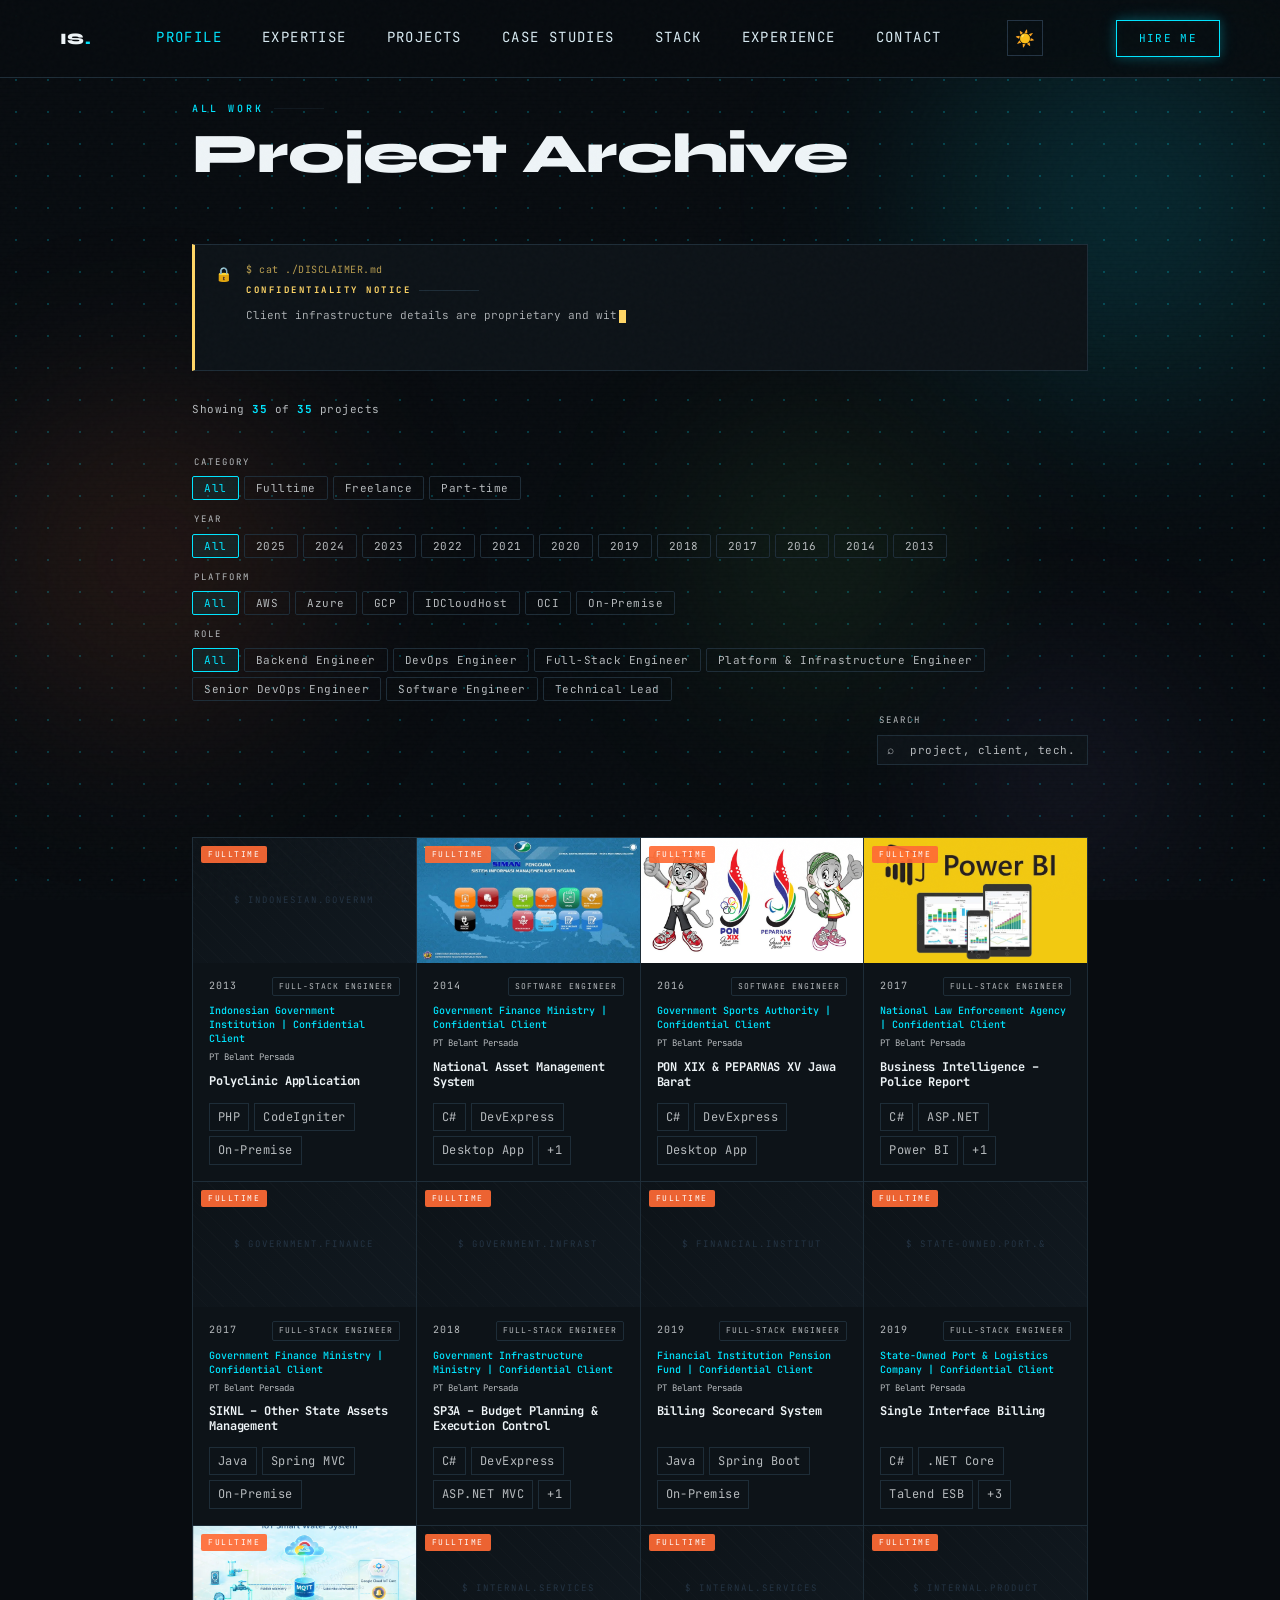
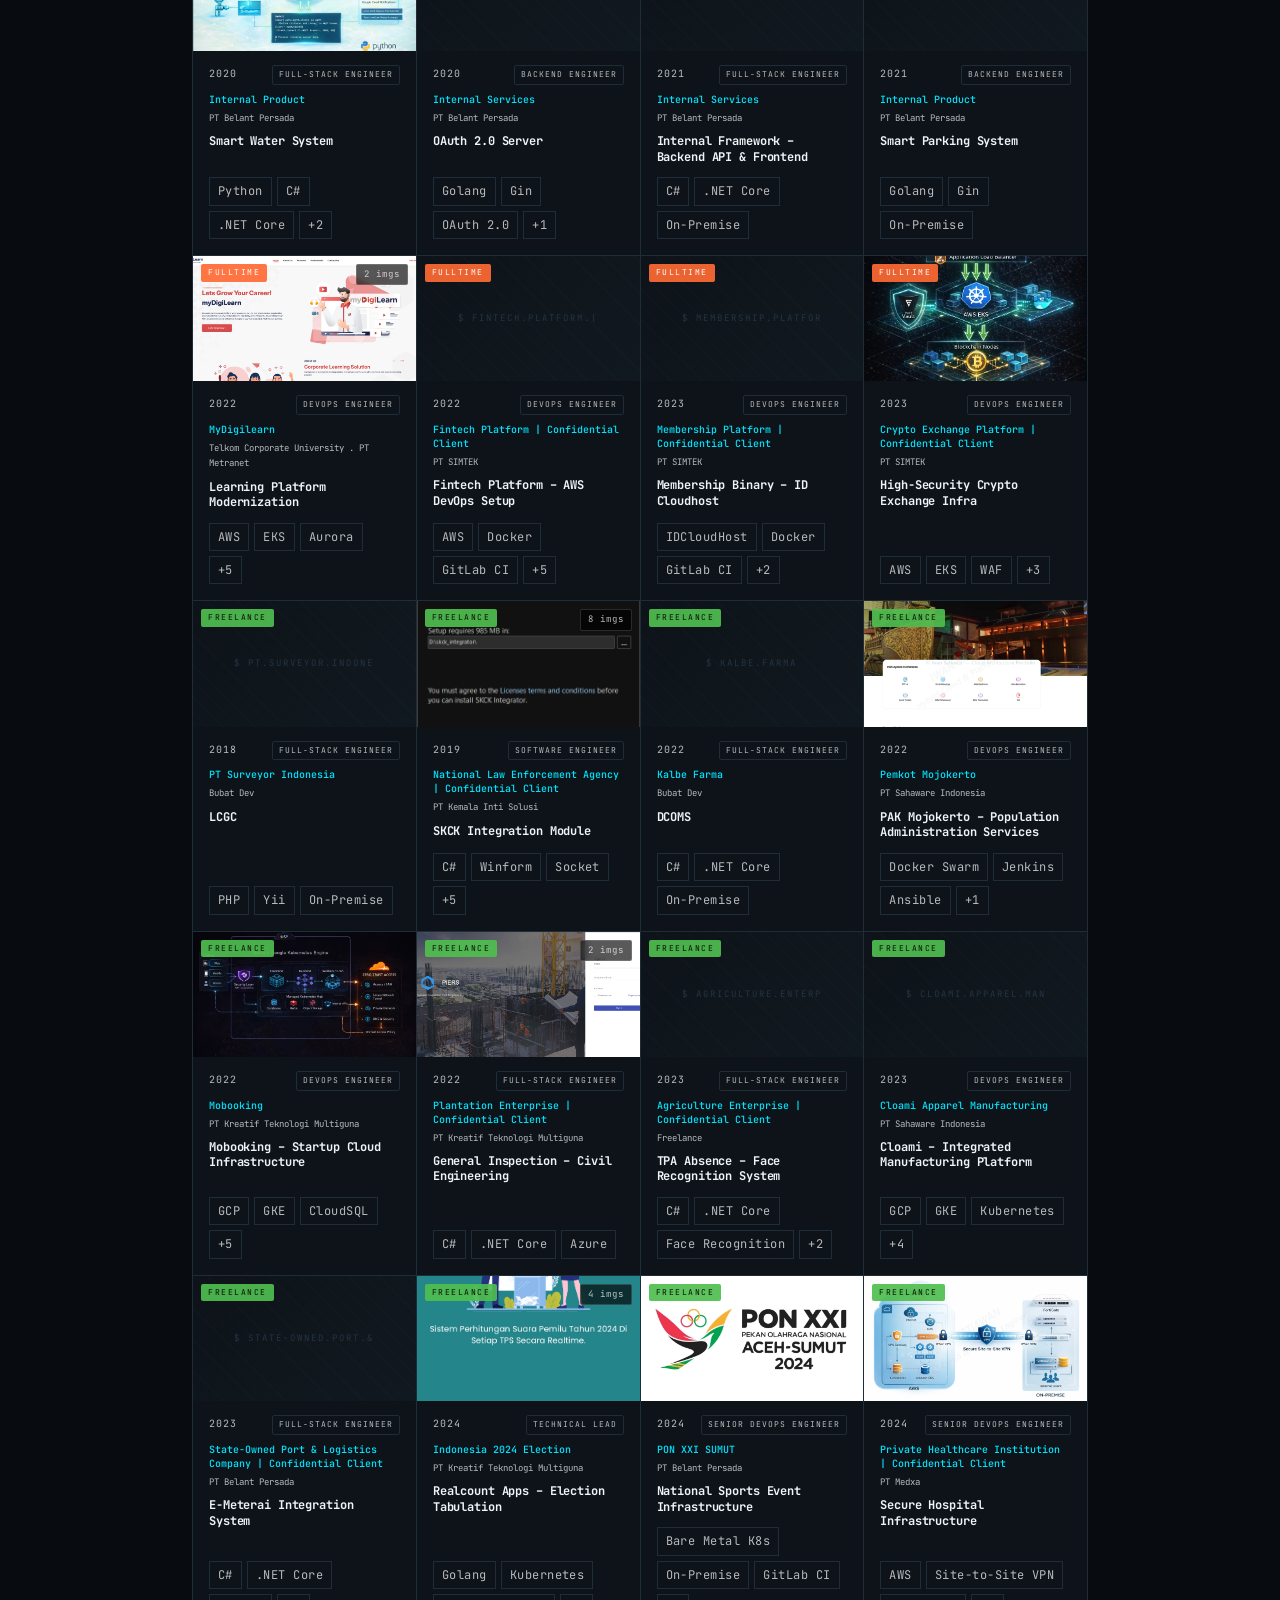
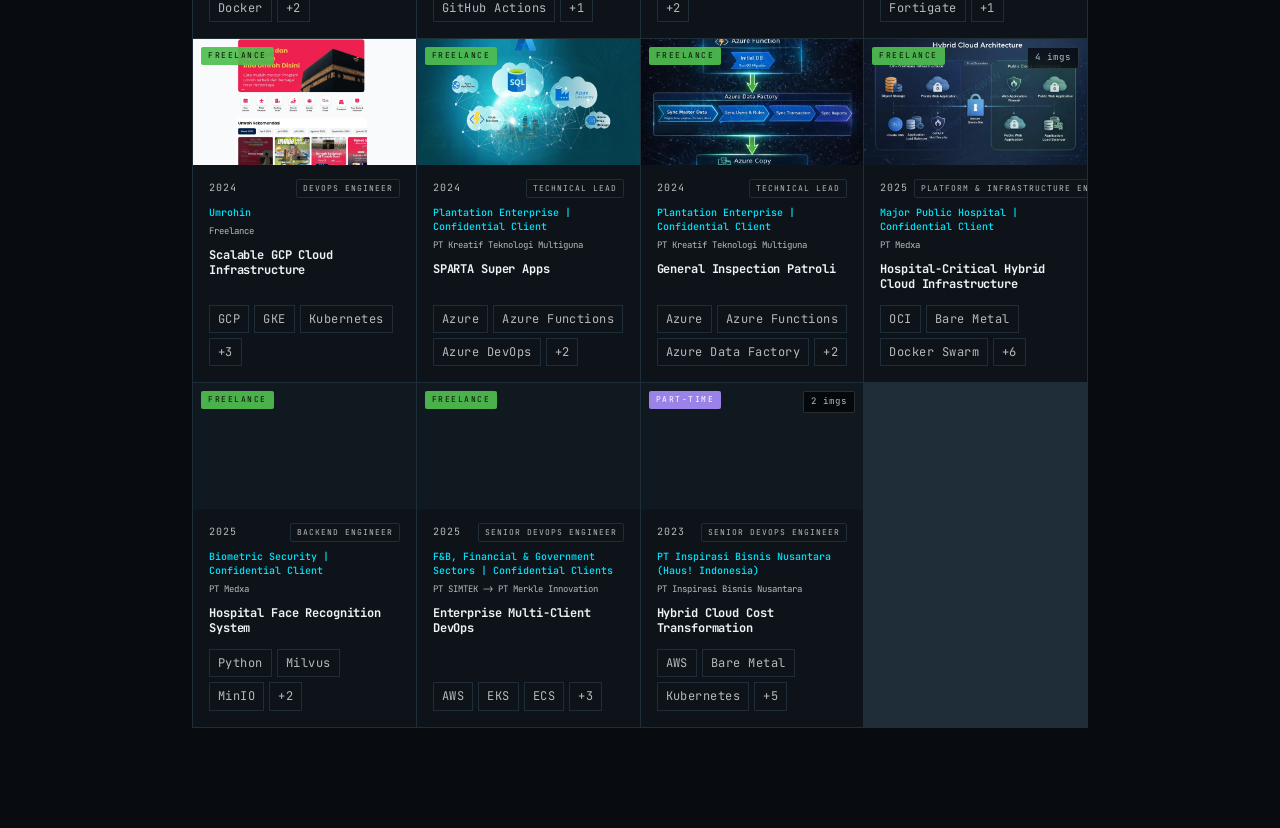
<file: projects/index.html>
<!DOCTYPE html>
<html lang="en">
<head>
<meta charset="UTF-8">
  <script>try{var t=localStorage.getItem('theme')||'dark';document.documentElement.setAttribute('data-theme',t);}catch(e){}</script>
<meta name="viewport" content="width=device-width, initial-scale=1.0">
<title>Iwan Setiawan — Hybrid Cloud & Platform Architect</title>
<link rel="icon" href="../images/favicon.ico" />
<link rel="apple-touch-icon" href="../images/kangservice.jpg" />
<link rel="preconnect" href="https://fonts.googleapis.com">
<!-- <link href="https://fonts.googleapis.com/css2?family=Syne:wght@400;600;700;800&family=IBM+Plex+Mono:wght@300;400;500&family=Crimson+Pro:ital,wght@0,300;0,400;1,300&display=swap" rel="stylesheet"> -->
<link href="https://fonts.googleapis.com/css2?family=JetBrains+Mono:wght@300;400;500;700&family=Inter:wght@300;400;500;600;700&family=Syne:wght@400;600;700;800&display=swap" rel="stylesheet">
<link rel="stylesheet" href="../styles/main.css" />
<link rel="stylesheet" href="../styles/project.css" />
</head>
<body>

<!-- AMBIENT BACKGROUND LAYERS -->
<div class="bg-aurora" aria-hidden="true">
  <!-- Dark aurora blobs -->
  <div class="blob blob-1"></div>
  <div class="blob blob-2"></div>
  <div class="blob blob-3"></div>
  <div class="blob blob-4"></div>
  <!-- Light mesh blobs -->
  <div class="lblob lblob-1"></div>
  <div class="lblob lblob-2"></div>
  <div class="lblob lblob-3"></div>
</div>
<div class="bg-scanlines" aria-hidden="true"></div>

<!-- NAV -->
<nav>
  <div class="nav-logo">
    <div class="nav-logo-text">IS<span>.</span></div>
    <div class="photo-frame-nav" style="opacity:0; animation: fadeUp 0.6s ease 0.2s forwards;">
      <img src="../images/pp.jpg" alt="Iwan Setiawan">
    </div>
  </div>
  <ul class="nav-links">
    <li><a href="../#hero" style="color: var(--accent);">Profile</a></li>
    <li><a href="../#expertise">Expertise</a></li>
    <li><a href="../#projects">Projects</a></li>
    <li><a href="../#studies">Case Studies</a></li>
    <li><a href="../#stack">Stack</a></li>
    <li><a href="../#experience">Experience</a></li>
    <li><a href="../#contact">Contact</a></li>
  </ul>
  <button class="hamburger" id="hamburger" aria-label="Menu">
    <span></span><span></span><span></span>
  </button>
  <button class="theme-toggle" id="themeToggle" aria-label="Toggle theme" onclick="(function(){var d=document.documentElement,t=d.getAttribute('data-theme')==='light'?'dark':'light';d.setAttribute('data-theme',t);document.getElementById('toggleIcon').textContent=t==='light'?'🌙':'☀️';try{localStorage.setItem('theme',t);}catch(e){}})()">
    <span id="toggleIcon">☀️</span>
  </button>
  <a href="mailto:ione.houten@gmail.com" class="nav-cta"><span>Hire Me</span></a>
</nav>

<!-- MOBILE MENU -->
<div class="mobile-menu" id="mobileMenu">
  <a href="#hero" onclick="closeMob()">Profile</a>
  <a href="#expertise" onclick="closeMob()">Expertise</a>
  <a href="#projects" onclick="closeMob()">Projects</a>
  <a href="#studies" onclick="closeMob()">Case Studies</a>
  <a href="#stack" onclick="closeMob()">Stack</a>
  <a href="#experience" onclick="closeMob()">Experience</a>
  <a href="#contact" onclick="closeMob()">Contact</a>
  <a href="mailto:ione.houten@gmail.com" class="mob-cta">Hire Me</a>
</div>



<!-- PROJECTS -->
<section id="projects" class="section-center">
  <div class="section-label">All Work</div>
  <h2 class="section-title">Project Archive</h2>
  <div class="nda-notice" id="ndaNotice">
    <div class="nda-icon">🔒</div>
    <div class="nda-content">
      <div class="nda-prompt">$ cat ./DISCLAIMER.md</div>
      <div class="nda-label" id="ndaLabel">Confidentiality Notice</div>
      <div class="nda-text" id="ndaText"><span class="cursor" id="cursor"></span></div>
      <div class="nda-sublabel" id="ndaSubLabel">Available for verification upon request during interview process.</div>
    </div>
  </div>
  <br/>

  <div class="header">
    <div class="header-left">
      <div class="proj-count">Showing <span id="visCount">0</span> of <span id="totalCount">0</span> projects</div>
    </div>
  </div>

  <div class="filters">
    <div class="filter-group">
      <div class="filter-label">Category</div>
      <div class="filter-pills" id="filterCat">
        <button class="pill active" data-val="all">All</button>
        <button class="pill cat-fulltime"  data-val="fulltime">Fulltime</button>
        <button class="pill cat-freelance" data-val="freelance">Freelance</button>
        <button class="pill cat-parttime"  data-val="parttime">Part-time</button>
      </div>
    </div>
    <div class="filter-group">
      <div class="filter-label">Year</div>
      <div class="filter-pills" id="filterYear"></div>
    </div>
    <div class="filter-group">
      <div class="filter-label">Platform</div>
      <div class="filter-pills" id="filterStack"></div>
    </div>
    <div class="filter-group">
      <div class="filter-label">Role</div>
      <div class="filter-pills" id="filterRole"></div>
    </div>
    <div class="filter-group" style="justify-content:flex-end;margin-left:auto">
      <div class="filter-label">Search</div>
      <div class="search-wrap">
        <span class="search-icon">⌕</span>
        <input type="text" id="searchInput" placeholder="project, client, tech...">
      </div>
    </div>
  </div>

  <div class="filter-bar" id="filterBar"></div>
  <div class="proj-grid" id="projGrid"></div>



</section>

<!-- Modal -->
<div class="modal-overlay" id="modalOverlay">
  <div class="modal">
    <button class="modal-close" id="modalClose">✕</button>
    <div class="modal-top-bar" id="mTopBar"></div>
    <div class="modal-carousel" id="mCarousel"></div>
    <div class="modal-inner">
      <div class="modal-head">
        <div>
          <div class="m-year"    id="mYear"></div>
          <div class="m-client"  id="mClient"></div>
          <div class="m-company" id="mCompany"></div>
          <div class="m-cat"     id="mCat"></div>
        </div>
      </div>
      <div class="modal-title" id="mTitle"></div>
      <div class="modal-role"  id="mRole"></div>
      <div class="modal-divider"></div>
      <div class="modal-desc"  id="mDesc"></div>
      <div class="modal-stack-label">Tech Stack</div>
      <div class="modal-tags"  id="mTags"></div>
    </div>
  </div>
</div>

<script>
  // ── TYPEWRITER CONFIG ──
  const segments = [
    { text: "Client infrastructure details are proprietary and withheld per confidentiality agreement. ", cls: "" },
    { text: "Some client identities have been  ", cls: "" },
    { text: "anonymized ", cls: "hl" },
    { text: "to respect active NDA obligations. ", cls: "" },
    { text: "What is shown here reflects engineering methodology, tech stack choices, and measurable outcomes — ", cls: "" },
    { text: "not actual system blueprints, internal architecture, or sensitive business data.", cls: "" },
    { text: "", cls: "" },
  ];

  const ndaText  = document.getElementById('ndaText');
  const cursor   = document.getElementById('cursor');
  const ndaLabel = document.getElementById('ndaLabel');
  const ndaSubLabel  = document.getElementById('ndaSubLabel');


  // flatten to char array
  const chars = [];
  segments.forEach(seg => {
    for (const ch of seg.text) chars.push({ ch, cls: seg.cls });
  });

  const SPEED_NORMAL = 28;
  const SPEED_FAST   = 15;

  let spans = [], segIdx = 0, charInSeg = 0, flatIdx = 0;
  let started = false;

  function startTyping() {
    //if (started) return;
    started = true;

    // show label first, then start typing
    ndaLabel.classList.add('visible');
    ndaText.appendChild(cursor);
    setTimeout(typeNext, 400);
  }

  function typeNext() {
    if (flatIdx >= chars.length) {
      setTimeout(() => cursor.classList.add('done'), 1200);
      ndaSubLabel.classList.add('visible');
      return;
    }

    const { ch, cls } = chars[flatIdx];

    if (!spans[segIdx]) {
      const span = document.createElement('span');
      if (cls) span.className = cls;
      ndaText.insertBefore(span, cursor);
      spans[segIdx] = span;
    }

    spans[segIdx].textContent += ch;
    flatIdx++;
    charInSeg++;

    if (charInSeg >= segments[segIdx].text.length) {
      segIdx++;
      charInSeg = 0;
    }

    const isPunct = '.,-—!?;:'.includes(ch);
    const isSpace = ch === ' ';
    const delay = isPunct ? SPEED_FAST * 3 : isSpace ? SPEED_FAST : SPEED_NORMAL;

    setTimeout(typeNext, delay);
  }

  function isInViewport(el) {
    const rect = el.getBoundingClientRect();
    return rect.top < window.innerHeight && rect.bottom > 0;
  }

  function checkNda() {
    const el = document.getElementById('ndaNotice');
    if (el && isInViewport(el)) {
      startTyping();
      window.removeEventListener('scroll', checkNda);
    }
  }

  window.addEventListener('scroll', checkNda, { passive: true });
  setTimeout(checkNda, 500);
</script>
<script>
const projects = [
  // ── FULLTIME – BELANT PERSADA ──
  { year:2013, cat:"fulltime", client:"Indonesian Government Institution | Confidential Client", company:"PT Belant Persada", title:"Polyclinic Application", role:"Full-Stack Engineer", platform:"On-Premise", tags:["PHP","CodeIgniter","On-Premise"],
    desc:"Developed a polyclinic management application for an Indonesian Government Institution. Handled patient records, appointments, and medical data management on on-premise infrastructure.",
    imgs:[] },

  { year:2014, cat:"fulltime", client:"Government Finance Ministry | Confidential Client", company:"PT Belant Persada", title:"National Asset Management System", role:"Software Engineer", platform:"On-Premise", tags:["C#","DevExpress","Desktop App","On-Premise"],
    desc:"Developed a desktop application for state asset management across the Ministry of Finance. Handled asset registration, depreciation tracking, and financial reporting at national scale.",
    imgs:['../images/project/siman.jpg'] },

  { year:2016, cat:"fulltime", client:"Government Sports Authority | Confidential Client", company:"PT Belant Persada", title:"PON XIX & PEPARNAS XV Jawa Barat", role:"Software Engineer", platform:"On-Premise", tags:["C#","DevExpress","Desktop App"],
    desc:"Developed a desktop application for PON XIX & PEPARNAS XV national sports event management in Jawa Barat. Managed athlete data, event scheduling, and results tabulation across multiple sports disciplines.",
    imgs:['../images/project/pon_xix.webp'] },

  { year:2017, cat:"fulltime", client:"National Law Enforcement Agency | Confidential Client", company:"PT Belant Persada", title:"Business Intelligence – Police Report", role:"Full-Stack Engineer", platform:"On-Premise", tags:["C#","ASP.NET","Power BI","On-Premise"],
    desc:"Developed a business intelligence dashboard for the National Law Enforcement Agency. Integrated Power BI for crime data visualization and reporting analytics across regional law enforcement units.",
    imgs:['../images/project/bi.webp']  },

  { year:2017, cat:"fulltime", client:"Government Finance Ministry | Confidential Client", company:"PT Belant Persada", title:"SIKNL – Other State Assets Management", role:"Full-Stack Engineer", platform:"On-Premise", tags:["Java","Spring MVC","On-Premise"],
    desc:"Developed a state assets management system for the Ministry of Finance. Handled the full non-land asset lifecycle from procurement through to disposal.",
    imgs:[] },

  { year:2018, cat:"fulltime", client:"Government Infrastructure Ministry | Confidential Client", company:"PT Belant Persada", title:"SP3A – Budget Planning & Execution Control", role:"Full-Stack Engineer", platform:"On-Premise", tags:["C#","DevExpress","ASP.NET MVC","On-Premise"],
    desc:"Developed a budget planning and execution control system for the Ministry of Public Works. Managed project budgets, disbursement tracking, and financial reporting across infrastructure projects.",
    imgs:[] },

  { year:2019, cat:"fulltime", client:"Financial Institution Pension Fund | Confidential Client", company:"PT Belant Persada", title:"Billing Scorecard System", role:"Full-Stack Engineer", platform:"On-Premise", tags:["Java","Spring Boot","On-Premise"],
    desc:"Developed a billing and scorecard system for a Financial Institution Pension Fund. Managed billing cycles, payment tracking, and performance scorecards for fund operations.",
    imgs:[] },

  { year:2019, cat:"fulltime", client:"State-Owned Port & Logistics Company | Confidential Client", company:"PT Belant Persada", title:"Single Interface Billing", role:"Full-Stack Engineer", platform:"On-Premise", tags:["C#",".NET Core","Talend ESB","PHP","Phalcon","On-Premise"],
    desc:"Developed a unified billing interface for a State-Owned Port & Logistics Company. Integrated multiple disparate billing systems via Talend ESB for streamlined, centralized logistics billing.",
    imgs:[] },

  { year:2020, cat:"fulltime", client:"Internal Product", company:"PT Belant Persada", title:"Smart Water System", role:"Full-Stack Engineer", platform:"GCP", tags:["Python","C#",".NET Core","Google Cloud IoT","GCP"],
    desc:"Developed an IoT-based smart water management system leveraging Google Cloud IoT Core and event-driven architecture. Monitored water quality and flow data in real time with automated alerting.",
    imgs:['../images/project/smartwater.webp'] },

  { year:2020, cat:"fulltime", client:"Internal Services", company:"PT Belant Persada", title:"OAuth 2.0 Server", role:"Backend Engineer", platform:"On-Premise", tags:["Golang","Gin","OAuth 2.0","On-Premise"],
    desc:"Built an internal OAuth 2.0 authorization server in Golang. Provided centralized identity and access management across internal services.",
    imgs:[] },

  { year:2021, cat:"fulltime", client:"Internal Services", company:"PT Belant Persada", title:"Internal Framework – Backend API & Frontend", role:"Full-Stack Engineer", platform:"On-Premise", tags:["C#",".NET Core","On-Premise"],
    desc:"Developed an internal framework standardizing backend API and frontend conventions. Established reusable components and patterns adopted across all active projects.",
    imgs:[] },

  { year:2021, cat:"fulltime", client:"Internal Product", company:"PT Belant Persada", title:"Smart Parking System", role:"Backend Engineer", platform:"On-Premise", tags:["Golang","Gin","On-Premise"],
    desc:"Built a backend API for a smart parking management system. Handled real-time slot detection, booking workflows, and payment processing.",
    imgs:[] },

  { year:2022, cat:"fulltime", client:"MyDigilearn", company:"Telkom Corporate University . PT Metranet", title:"Learning Platform Modernization", role:"DevOps Engineer", platform:"AWS", tags:["AWS","EKS","Aurora","Jenkins","Prometheus","Grafana","Elasticsearch","Ansible"],
    desc: "Architected and implemented a comprehensive modernization of the learning platform. Migrated legacy PM2 services to EKS. Resolved critical DB bottlenecks with Aurora + connection pooling. Validated for 100k concurrent users under peak traffic with full CI/CD pipelines.",
    imgs: ['../images/mdl-0.webp','../images/arch/perf_jenkins_k8s.webp'] },

  { year:2022, cat:"fulltime", client:"Fintech Platform | Confidential Client", company:"PT SIMTEK", title:"Fintech Platform – AWS DevOps Setup", role:"DevOps Engineer", platform:"AWS", tags:["AWS","Docker","GitLab CI","VPC","EC2","RDS","Load Balancer","Lambda"],
    desc:"Architected and implemented DevOps infrastructure on AWS for a Fintech platform. Designed Docker-based architecture with GitLab CI pipeline and managed AWS services including EC2, RDS, and Lambda.",
    imgs:[] },

  { year:2023, cat:"fulltime", client:"Membership Platform | Confidential Client", company:"PT SIMTEK", title:"Membership Binary – ID Cloudhost", role:"DevOps Engineer", platform:"IDCloudHost", tags:["IDCloudHost","Docker","GitLab CI","Ansible","VM Instance"],
    desc:"Architected and implemented DevOps infrastructure on IDCloudHost for a membership platform. Designed Docker-based architecture with GitLab CI pipeline and Ansible automation for consistent provisioning.",
    imgs:[] },

  { year:2023, cat:"fulltime", client:"Crypto Exchange Platform | Confidential Client", company:"PT SIMTEK", title:"High-Security Crypto Exchange Infra", role:"DevOps Engineer", platform:"AWS", tags:["AWS","EKS","WAF","Terraform","Kustomize","Vault"],
    desc:"Architected a production EKS cluster for a crypto trading platform with security layered at every level — WAF and Shield at the edge, HashiCorp Vault for secrets management, Kong API Gateway, and zero public exposure across all services.",
    imgs: ['../images/arch/blockchain.webp'] },

  // ── FREELANCE ──
  { year:2018, cat:"freelance", client:"PT Surveyor Indonesia", company:"Bubat Dev", title:"LCGC", role:"Full-Stack Engineer", platform:"On-Premise", tags:["PHP","Yii","On-Premise"],
    desc:"Developed a web application for PT Surveyor Indonesia. Built data management and reporting workflows on on-premise infrastructure.",
    imgs:[] },

  { year:2019, cat:"freelance", client:"National Law Enforcement Agency | Confidential Client", company:"PT Kemala Inti Solusi", title:"SKCK Integration Module", role:"Software Engineer", platform:"On-Premise", tags:["C#","Winform","Socket","Camera","e-KTP","Digital Signature","Fingerprint","On-Premise"],
    desc:"Developed a desktop integration module for SKCK processing. Integrated biometric devices including fingerprint scanner, camera, and e-KTP reader with digital signature capabilities.",
    imgs:[
      '../images/project/skck_1.png','../images/project/skck_2.png','../images/project/skck_3.png','../images/project/skck_4.png',
      '../images/project/skck_5.png','../images/project/skck_6.png','../images/project/skck_7.png','../images/project/skck_8.png'
    ]
  },

  { year:2022, cat:"freelance", client:"Kalbe Farma", company:"Bubat Dev", title:"DCOMS", role:"Full-Stack Engineer", platform:"On-Premise", tags:["C#",".NET Core","On-Premise"],
    desc:"Developed DCOMS application for Kalbe Farma. Built data management and operational workflows on on-premise infrastructure.",
    imgs:[] },

  { year:2022, cat:"freelance", client:"Pemkot Mojokerto", company:"PT Sahaware Indonesia", title:"PAK Mojokerto – Population Administration Services", role:"DevOps Engineer", platform:"On-Premise", tags:["Docker Swarm","Jenkins","Ansible","On-Premise"],
    desc:"Architected and implemented on-premise DevOps infrastructure for Pemkot Mojokerto's population administration services. Deployed Docker Swarm orchestration with Jenkins CI pipeline and Ansible automation.",
    imgs:['../images/project/pakmo.webp'] },

  { year:2022, cat:"freelance", client:"Mobooking", company:"PT Kreatif Teknologi Multiguna", title:"Mobooking – Startup Cloud Infrastructure", role:"DevOps Engineer", platform:"GCP", tags:["GCP","GKE","CloudSQL","GitLab CI","Prometheus","Grafana","Terraform","Ansible"],
    desc:"Architected and implemented scalable cloud infrastructure on GCP for a startup booking platform. Designed Kubernetes cluster on GKE with CloudSQL, full observability stack, and automated CI/CD via GitLab CI.",
    imgs:['../images/arch/k8s_gke.webp'] },

  { year:2022, cat:"freelance", client:"Plantation Enterprise | Confidential Client", company:"PT Kreatif Teknologi Multiguna", title:"General Inspection – Civil Engineering", role:"Full-Stack Engineer", platform:"Azure", tags:["C#",".NET Core","Azure"],
    desc:"Developed a civil engineering inspection system on the SPARTA framework. Managed inspection workflows and reporting for plantation infrastructure within the unified SPARTA ecosystem.",
    imgs:['../images/project/piers_1.webp','../images/project/piers_2.webp'] },

  { year:2023, cat:"freelance", client:"Agriculture Enterprise | Confidential Client", company:"Freelance", title:"TPA Absence – Face Recognition System", role:"Full-Stack Engineer", platform:"On-Premise", tags:["C#",".NET Core","Face Recognition","NFC","On-Premise"],
    desc:"Developed a full-stack employee absence system with face recognition and NFC integration. Delivered accurate biometric identification for employee attendance tracking on on-premise infrastructure.",
    imgs:[] },

  { year:2023, cat:"freelance", client:"Cloami Apparel Manufacturing", company:"PT Sahaware Indonesia", title:"Cloami – Integrated Manufacturing Platform", role:"DevOps Engineer", platform:"GCP", tags:["GCP","GKE","Kubernetes","GitLab CI","Terraform","Ansible","Kustomize"],
    desc:"Architected a fully IaC-driven production environment on GKE for apparel manufacturing operations. Every deployment reproducible, version-controlled, and automated end-to-end — no manual provisioning, no environment drift.",
    imgs:[] },

  { year:2023, cat:"freelance", client:"State-Owned Port & Logistics Company | Confidential Client", company:"PT Belant Persada", title:"E-Meterai Integration System", role:"Full-Stack Engineer", platform:"On-Premise", tags:["C#",".NET Core","Docker","Talend ESB","On-Premise"],
    desc:"Developed and integrated e-Meterai electronic stamp into corporate logistics workflows. Managed secure document signing processes and orchestrated data exchange via Talend Enterprise Service Bus.",
    imgs:[] },

  { year:2024, cat:"freelance", client:"Indonesia 2024 Election", company:"PT Kreatif Teknologi Multiguna", title:"Realcount Apps – Election Tabulation", role:"Technical Lead", platform:"IDCloudHost", tags:["Golang","Kubernetes","GitHub Actions","Ansible"],
    desc: "Architected and led technical architecture and directed development a robust data entry and tabulation platform for 2024 election results. Engineered a high-concurrency Golang backend handling simultaneous submissions from thousands of polling stations.",
    imgs: ['../images/rc-1.webp','../images/rc-2.webp','../images/rc-3.webp','../images/rc-4.webp'] },

  { year:2024, cat:"freelance", client:"PON XXI SUMUT", company:"PT Belant Persada", title:"National Sports Event Infrastructure", role:"Senior DevOps Engineer", platform:"On-Premise", tags:["Bare Metal K8s","On-Premise","GitLab CI","Ansible","Kubernetes"],
    desc:"Architected high-availability on-premise Kubernetes infrastructure for national-scale sports data management. Designed for peak-load absorption on event day — automated deployments, redundancy built in from day one. When the event went live, the infrastructure didn't flinch.",
    imgs: ['../images/ponaceh-1.webp'] },

  { year:2024, cat:"freelance", client:"Private Healthcare Institution | Confidential Client", company:"PT Medxa", title:"Secure Hospital Infrastructure", role:"Senior DevOps Engineer", platform:"AWS", tags:["AWS","Site-to-Site VPN","Fortigate","On-Premise"],
    desc:"Architected a secure networking bridge between AWS and on-premise data centers for a private healthcare institution. Implemented Site-to-Site VPN with Fortigate — encrypted, zero-public-exposure data transmission across environments.",
    imgs: ['../images/arch/s2s_aws_onpremise.webp'] },

  { year:2024, cat:"freelance", client:"Umrohin", company:"Freelance", title:"Scalable GCP Cloud Infrastructure", role:"DevOps Engineer", platform:"GCP", tags:["GCP","GKE","Kubernetes","GitHub Actions","Terraform","Ansible"],
    desc:"Architected and implemented scalable cloud infrastructure on GCP for an Umrah travel platform. Designed VPC configurations and automated provisioning of managed Kubernetes services via Terraform and Ansible.",
    imgs:['../images/project/umrohin.webp'] },

  { year:2024, cat:"freelance", client:"Plantation Enterprise | Confidential Client", company:"PT Kreatif Teknologi Multiguna", title:"SPARTA Super Apps", role:"Technical Lead", platform:"Azure", tags:["Azure","Azure Functions","Azure DevOps","C#","Flutter"],
    desc:"Architected SPARTA from the ground up as an enterprise application framework on Azure — designing the full backend and frontend stack. Built as a reusable platform foundation that became the standard migration target for modernizing legacy applications across the organization.",
    imgs: ['../images/arch/azure_stack.webp'] },

  { year:2024, cat:"freelance", client:"Plantation Enterprise | Confidential Client", company:"PT Kreatif Teknologi Multiguna", title:"General Inspection Patroli", role:"Technical Lead", platform:"Azure", tags:["Azure","Azure Functions","Azure Data Factory","Azure DevOps","Flutter"],
    desc:"Architected and migrated a legacy PHP inspection system onto the SPARTA framework. Redesigned as an offline-first mobile application — all data stored locally during field operations, submitted by the user once connectivity is available. First production workload successfully migrated onto SPARTA.",
    imgs: ['../images/arch/azure_data_factory.webp'] },

  { year:2025, cat:"freelance", client:"Major Public Hospital | Confidential Client", company:"PT Medxa", title:"Hospital-Critical Hybrid Cloud Infrastructure", role:"Platform & Infrastructure Engineer", platform:"OCI", tags:["OCI","Bare Metal","Docker Swarm","Ansible","GitLab CI","Site-to-Site VPN","ZeroTier","MinIO","Disaster Recovery"],
    desc:"Architected a comprehensive hybrid cloud platform for a major hospital's SIMRS — connecting on-premise bare metal and OCI through Site-to-Site VPN for data plane integrity, with ZeroTier for zero-trust management plane access. Designed disaster recovery strategy ensuring zero downtime for critical healthcare operations.",
    imgs: ['../images/arch/hybrid.webp','../images/rsmh-2.webp','../images/rsmh-3.webp','../images/rsmh-4.webp'] },

  { year:2025, cat:"freelance", client:"Biometric Security | Confidential Client", company:"PT Medxa", title:"Hospital Face Recognition System", role:"Backend Engineer", platform:"OCI", tags:["Python","Milvus","MinIO","OCI","Docker"],
    desc:"Built a biometric face recognition system for hospital security. Milvus as the vector database for fast face similarity search, integrated with Python recognition models on OCI. Eliminated manual identity verification bottlenecks at hospital entry points.",
    imgs: ['../images/fr-1.webp'] },

  { year:2025, cat:"freelance", client:"F&B, Financial & Government Sectors | Confidential Clients", company:"PT SIMTEK -> PT Merkle Innovation", title:"Enterprise Multi-Client DevOps", role:"Senior DevOps Engineer", platform:"AWS", tags:["AWS","EKS","ECS","GitLab CI","Jenkins","SonarQube"],
    desc: "Managed and optimized cloud infrastructure for multiple enterprise clients across F&B, financial services, and government sectors. Implemented CI/CD pipelines, container orchestration, and infrastructure automation while ensuring high availability and security compliance across production environments.",
    imgs: ['../images/arch/backup_aws.webp'] },

  // ── PART TIME ──
  { year:2023, cat:"parttime", client:"PT Inspirasi Bisnis Nusantara (Haus! Indonesia)", company:"PT Inspirasi Bisnis Nusantara", title:"Hybrid Cloud Cost Transformation", role:"Senior DevOps Engineer", platform:"AWS", tags:["AWS","Bare Metal","Kubernetes","Terraform","Cloudflare Zero Trust","GitHub Actions","Prometheus","Grafana"],
    desc: "Architected and implemented hybrid infrastructure for a fast-growing F&B chain was overspending on cloud by 3x. Led phased optimization — first cutting AWS costs by 32%, then engineering a full migration to bare metal Kubernetes. Implemented Cloudflare Zero Trust to eliminate public management exposure. Result: 85% OPEX savings.",
    imgs:['../images/haus-1.webp','../images/arch/k8s_baremetal.webp'] },
];

// ── FILTER STATE ──
let filters = { cat:'all', year:'all', stack:'all', role:'all', search:'' };

// ── BUILD FILTER OPTIONS ──
const years  = [...new Set(projects.map(p=>p.year))].sort((a,b)=>b-a);
const stacks = [...new Set(projects.map(p=>p.platform))].sort();
const roles  = [...new Set(projects.map(p=>p.role))].sort();

function buildPills(containerId, items, filterKey) {
  const el = document.getElementById(containerId);
  el.innerHTML = `<button class="pill active" data-val="all">All</button>` +
    items.map(v=>`<button class="pill" data-val="${v}">${v}</button>`).join('');
  el.querySelectorAll('.pill').forEach(btn => {
    btn.addEventListener('click', () => {
      el.querySelectorAll('.pill').forEach(b=>b.classList.remove('active'));
      btn.classList.add('active');
      filters[filterKey] = btn.dataset.val;
      applyFilters();
    });
  });
}
buildPills('filterYear',  years,  'year');
buildPills('filterStack', stacks, 'stack');
buildPills('filterRole',  roles,  'role');

document.getElementById('filterCat').querySelectorAll('.pill').forEach(btn => {
  btn.addEventListener('click', () => {
    document.getElementById('filterCat').querySelectorAll('.pill').forEach(b=>b.classList.remove('active'));
    btn.classList.add('active');
    filters.cat = btn.dataset.val;
    applyFilters();
  });
});

// PERF: debounce search — avoid filtering on every keystroke
let searchTimer;
document.getElementById('searchInput').addEventListener('input', e => {
  clearTimeout(searchTimer);
  searchTimer = setTimeout(() => {
    filters.search = e.target.value.toLowerCase();
    applyFilters();
  }, 150);
});

// ── BUILD CARDS — use DocumentFragment for single DOM insert ──
const grid = document.getElementById('projGrid');
const frag = document.createDocumentFragment();

projects.forEach(p => {
  const card = document.createElement('div');
  card.className = 'proj-card';
  card.dataset.cat   = p.cat;
  card.dataset.year  = p.year;
  card.dataset.stack = p.platform;
  card.dataset.role  = p.role;

  const catLabel    = p.cat === 'parttime' ? 'Part-time' : p.cat.charAt(0).toUpperCase() + p.cat.slice(1);
  const visibleTags = p.tags.slice(0,3);
  const extraTags   = p.tags.length > 3 ? p.tags.length - 3 : 0;

  card.innerHTML = `
    <div class="card-img">
      ${p.imgs && p.imgs.length
        ? `<img src="${p.imgs[0]}" alt="${p.title}" loading="lazy" decoding="async">`
        : `<div class="card-img-placeholder"><span class="placeholder-label">$ ${p.client.substring(0,18).toLowerCase().replace(/\s/g,'.')}</span></div>`}
      ${p.imgs && p.imgs.length > 1 ? `<span class="img-count">${p.imgs.length} imgs</span>` : ''}
      <span class="cat-badge ${p.cat}">${catLabel}</span>
      <div class="card-img-overlay"><span class="overlay-btn">View Details →</span></div>
    </div>
    <div class="card-body">
      <div class="card-top">
        <span class="card-year">${p.year}</span>
        <span class="card-role-badge">${p.role}</span>
      </div>
      <div class="card-client">${p.client}</div>
      <div class="card-company">${p.company}</div>
      <div class="card-title">${p.title}</div>
      <div class="card-tags">
        ${visibleTags.map(t=>`<span class="tag">${t}</span>`).join('')}
        ${extraTags ? `<span class="tag">+${extraTags}</span>` : ''}
      </div>
    </div>
  `;
  card.addEventListener('click', () => openModal(p));
  frag.appendChild(card);
});

grid.appendChild(frag); // single reflow instead of N reflows
document.getElementById('totalCount').textContent = projects.length;
document.getElementById('visCount').textContent   = projects.length;

// ── APPLY FILTERS — batched with rAF ──
function applyFilters() {
  const cards = grid.querySelectorAll('.proj-card');
  let vis = 0;

  // PERF: read all layout info first, then batch writes in rAF
  requestAnimationFrame(() => {
    cards.forEach(card => {
      const matchCat    = filters.cat   === 'all' || card.dataset.cat   === filters.cat;
      const matchYear   = filters.year  === 'all' || card.dataset.year  === filters.year;
      const matchStack  = filters.stack === 'all' || card.dataset.stack === filters.stack;
      const matchRole   = filters.role  === 'all' || card.dataset.role  === filters.role;
      const matchSearch = !filters.search || card.textContent.toLowerCase().includes(filters.search);
      const show = matchCat && matchYear && matchStack && matchRole && matchSearch;
      card.classList.toggle('hidden', !show);
      if (show) vis++;
    });

    document.getElementById('visCount').textContent = vis;

    const existing = grid.querySelector('.no-results');
    if (existing) existing.remove();
    if (vis === 0) {
      const noRes = document.createElement('div');
      noRes.className = 'no-results';
      noRes.innerHTML = `No projects found for <span>"${filters.search || 'selected filters'}"</span>`;
      grid.appendChild(noRes);
    }
    updateFilterBar();
  });
}

function updateFilterBar() {
  const bar = document.getElementById('filterBar');
  bar.innerHTML = '';
  const active = Object.entries(filters).filter(([k,v]) => v !== 'all' && v !== '');
  if (!active.length) return;

  const f = document.createDocumentFragment();
  active.forEach(([key, val]) => {
    const chip = document.createElement('div');
    chip.className = 'active-chip';
    chip.innerHTML = `<span>${key}: ${val}</span><button onclick="clearFilter('${key}')">✕</button>`;
    f.appendChild(chip);
  });
  const clearBtn = document.createElement('button');
  clearBtn.className = 'clear-all';
  clearBtn.textContent = 'Clear all';
  clearBtn.addEventListener('click', clearAllFilters);
  f.appendChild(clearBtn);
  bar.appendChild(f);
}

window.clearFilter = function(key) {
  filters[key] = key === 'search' ? '' : 'all';
  if (key === 'search') document.getElementById('searchInput').value = '';
  const map = { cat:'filterCat', year:'filterYear', stack:'filterStack', role:'filterRole' };
  if (map[key]) {
    document.getElementById(map[key]).querySelectorAll('.pill').forEach(b => {
      b.classList.toggle('active', b.dataset.val === 'all');
    });
  }
  applyFilters();
};

function clearAllFilters() {
  filters = { cat:'all', year:'all', stack:'all', role:'all', search:'' };
  document.getElementById('searchInput').value = '';
  ['filterCat','filterYear','filterStack','filterRole'].forEach(id => {
    document.getElementById(id).querySelectorAll('.pill').forEach(b => {
      b.classList.toggle('active', b.dataset.val === 'all');
    });
  });
  applyFilters();
}

// ── MODAL ──
function openModal(p) {
  const accentColor = p.cat==='freelance' ? 'var(--accent3)' : p.cat==='parttime' ? 'var(--purple)' : 'var(--accent2)';
  document.getElementById('mTopBar').style.background  = accentColor;
  document.getElementById('mYear').textContent         = p.year;
  document.getElementById('mClient').textContent       = p.client;
  document.getElementById('mClient').style.color       = accentColor;
  document.getElementById('mCompany').textContent      = "Employer: " + p.company;
  const catEl = document.getElementById('mCat');
  catEl.textContent = p.cat==='parttime' ? 'Part-time' : p.cat.charAt(0).toUpperCase()+p.cat.slice(1);
  catEl.className   = `m-cat ${p.cat}`;
  document.getElementById('mTitle').textContent = p.title;
  document.getElementById('mRole').textContent  = "Role: "+ p.role;
  document.getElementById('mDesc').textContent  = p.desc;
  document.getElementById('mTags').innerHTML    = p.tags.map(t=>`<span class="tag">${t}</span>`).join('');
  // Build carousel
  const imgs = p.imgs || [];
  const carousel = document.getElementById('mCarousel');
  if (imgs.length === 0) {
    carousel.innerHTML = `<div class="modal-carousel-placeholder"><span style="font-size:11px;letter-spacing:2px;color:${accentColor};font-family:var(--mono)">$ ls ./${p.client.toLowerCase().replace(/\s/g,'.')}</span></div>`;
  } else {
    let ci = 0;
    const render = () => {
      carousel.innerHTML = `
        <div class="modal-carousel-track" id="mTrack" style="transform:translateX(-${ci * 100}%)">
          ${imgs.map(src=>`<div class="modal-carousel-slide"><img src="${src}" alt="${p.title}" loading="lazy" decoding="async"></div>`).join('')}
        </div>
        ${imgs.length > 1 ? `
          <button class="modal-carousel-btn prev" id="mPrev">&#8249;</button>
          <button class="modal-carousel-btn next" id="mNext">&#8250;</button>
          <div class="modal-carousel-dots" id="mDots">
            ${imgs.map((_,i)=>`<div class="dot${i===0?' active':''}" data-i="${i}"></div>`).join('')}
          </div>
          <div class="modal-img-counter" id="mCounter">1 / ${imgs.length}</div>
        ` : ''}
      `;
      if (imgs.length > 1) {
        const track  = document.getElementById('mTrack');
        const dots   = document.getElementById('mDots');
        const counter = document.getElementById('mCounter');
        const go = (n) => {
          ci = (n + imgs.length) % imgs.length;
          track.style.transform = `translateX(-${ci * 100}%)`;
          dots.querySelectorAll('.dot').forEach((d,i) => d.classList.toggle('active', i===ci));
          counter.textContent = `${ci+1} / ${imgs.length}`;
        };
        document.getElementById('mPrev').addEventListener('click', e => { e.stopPropagation(); go(ci-1); });
        document.getElementById('mNext').addEventListener('click', e => { e.stopPropagation(); go(ci+1); });
        dots.querySelectorAll('.dot').forEach(d => d.addEventListener('click', e => { e.stopPropagation(); go(+d.dataset.i); }));
      }
    };
    render();
  }

  document.getElementById('modalOverlay').classList.add('active');
  document.body.style.overflow = 'hidden';
}

function closeModal() {
  document.getElementById('modalOverlay').classList.remove('active');
  document.body.style.overflow = '';
}

document.getElementById('modalClose').addEventListener('click', closeModal);
document.getElementById('modalOverlay').addEventListener('click', e => {
  if (e.target === document.getElementById('modalOverlay')) closeModal();
});
document.addEventListener('keydown', e => { if (e.key === 'Escape') closeModal(); });


</script>
</body>
</html>
</file>
<file: styles/main.css>
:root {
  --bg: #080c10;
  --surface: #0d1318;
  --surface2: #111920;
  --border: #1e2d38;
  --border2: #243444;
  --accent: #00e5ff;
  --accent2: #ff6b35;
  --accent3: #7fff6b;
  --title: #eef4f7;
  --text: #cdd8e0;
  --text-muted: #d8eaf2;
  --text-dim: #b6babd;
  --white: #eef4f7;
  --purple: #a78bfa;
  --yellow: #ffd666;
  --blue: #4a8de6;
  --red: #f02435;
}

[data-theme="light"] {
  --bg: #f5f7fa;
  --surface: #ffffff;
  --surface2: #eef2f7;
  --border: #d0dce8;
  --border2: #b8ccd8;
  --accent: #0e646e;
  --accent2: #cc4a1a;
  --accent3: #2e7d32;
  --title: #2d3e4a;
  --text: #2d3e4a;
  --text-muted: #5a7a8a;
  --text-dim: #202122;
  --white: #eef4f7;
  --purple: #a78bfa;
  --yellow: #c79409;
  --blue: #2b16eb;
  --red: #f02435;
}

[data-theme="light"] .hero-glow {
  background: radial-gradient(circle, rgba(0,109,153,0.08) 0%, transparent 70%);
}

[data-theme="light"] .hero-glow2 {
  background: radial-gradient(circle, rgba(204,74,26,0.06) 0%, transparent 70%);
}

[data-theme="light"] .terminal-badge {
  box-shadow: 0 2px 12px rgba(0,0,0,0.08);
}

[data-theme="light"] .photo-frame {
  border-color: var(--border2);
  box-shadow: 0 4px 24px rgba(0,0,0,0.1);
}

* { margin: 0; padding: 0; box-sizing: border-box; }

html { scroll-behavior: smooth; }

body {
  background: var(--bg);
  color: var(--text);
  font-family: 'JetBrains Mono', monospace;
  font-size: 14px;
  line-height: 1.7;
  overflow-x: hidden;
}

/* ── GLOBAL BACKGROUND CANVAS ── */
body::before {
  content: '';
  position: fixed;
  inset: 0;
  background-image:
    radial-gradient(circle, rgba(0,229,255,0.22) 1px, transparent 1px);
  background-size: 32px 32px;
  pointer-events: none;
  z-index: 0;
  opacity: 1;
  transition: opacity 0.4s;
}
[data-theme="light"] body::before {
  background-image:
    radial-gradient(circle, rgba(0,100,180,0.16) 1px, transparent 1px);
  background-size: 28px 28px;
  opacity: 1;
}

/* Noise film grain */
body::after {
  content: '';
  position: fixed;
  inset: 0;
  background-image: url("data:image/svg+xml,%3Csvg viewBox='0 0 256 256' xmlns='http://www.w3.org/2000/svg'%3E%3Cfilter id='noise'%3E%3CfeTurbulence type='fractalNoise' baseFrequency='0.85' numOctaves='4' stitchTiles='stitch'/%3E%3C/filter%3E%3Crect width='100%25' height='100%25' filter='url(%23noise)' opacity='0.04'/%3E%3C/svg%3E");
  pointer-events: none;
  z-index: 1001;
  opacity: 0.45;
}

/* ── AURORA / AMBIENT BLOBS (dark) + LIGHT MESH ── */
.bg-aurora {
  position: fixed;
  inset: 0;
  pointer-events: none;
  z-index: 0;
  overflow: hidden;
}

/* Dark blobs */
.bg-aurora .blob {
  position: absolute;
  border-radius: 50%;
  filter: blur(80px);
  opacity: 0;
  animation: blobFloat 0s linear infinite;
  transition: opacity 0.5s;
}

[data-theme="dark"] .bg-aurora .blob { opacity: 1; }
[data-theme="light"] .bg-aurora .blob { opacity: 0; }

.bg-aurora .blob-1 {
  width: 600px; height: 600px;
  background: radial-gradient(circle, rgba(0,229,255,0.18) 0%, transparent 70%);
  top: -100px; right: -150px;
  animation: blobFloat 18s ease-in-out infinite;
}
.bg-aurora .blob-2 {
  width: 500px; height: 500px;
  background: radial-gradient(circle, rgba(255,107,53,0.15) 0%, transparent 70%);
  bottom: 10%; left: -100px;
  animation: blobFloat 22s ease-in-out infinite reverse;
}
.bg-aurora .blob-3 {
  width: 400px; height: 400px;
  background: radial-gradient(circle, rgba(127,255,107,0.11) 0%, transparent 70%);
  top: 40%; right: 20%;
  animation: blobFloat 26s ease-in-out infinite 4s;
}
.bg-aurora .blob-4 {
  width: 300px; height: 300px;
  background: radial-gradient(circle, rgba(167,139,250,0.13) 0%, transparent 70%);
  top: 70%; right: 5%;
  animation: blobFloat 20s ease-in-out infinite 2s reverse;
}

/* Light mesh blobs */
.bg-aurora .lblob {
  position: absolute;
  border-radius: 50%;
  filter: blur(100px);
  opacity: 0;
  transition: opacity 0.5s;
}
[data-theme="light"] .bg-aurora .lblob { opacity: 1; }
[data-theme="dark"] .bg-aurora .lblob { opacity: 0; }

.bg-aurora .lblob-1 {
  width: 700px; height: 700px;
  background: radial-gradient(circle, rgba(0,180,255,0.22) 0%, transparent 65%);
  top: -200px; right: -200px;
  animation: blobFloat 20s ease-in-out infinite;
}
.bg-aurora .lblob-2 {
  width: 600px; height: 600px;
  background: radial-gradient(circle, rgba(255,120,80,0.18) 0%, transparent 65%);
  bottom: 5%; left: -150px;
  animation: blobFloat 24s ease-in-out infinite reverse;
}
.bg-aurora .lblob-3 {
  width: 500px; height: 500px;
  background: radial-gradient(circle, rgba(80,200,120,0.16) 0%, transparent 65%);
  top: 35%; left: 30%;
  animation: blobFloat 28s ease-in-out infinite 3s;
}

@keyframes blobFloat {
  0%   { transform: translate(0, 0) scale(1); }
  25%  { transform: translate(30px, -40px) scale(1.05); }
  50%  { transform: translate(-20px, 30px) scale(0.97); }
  75%  { transform: translate(40px, 20px) scale(1.03); }
  100% { transform: translate(0, 0) scale(1); }
}

/* ── SCANLINE overlay for dark ── */
.bg-scanlines {
  position: fixed;
  inset: 0;
  pointer-events: none;
  z-index: 1;
  background: repeating-linear-gradient(
    0deg,
    transparent,
    transparent 3px,
    rgba(0,0,0,0.04) 3px,
    rgba(0,0,0,0.04) 4px
  );
  opacity: 0;
  transition: opacity 0.4s;
}
[data-theme="dark"] .bg-scanlines { opacity: 1; }
[data-theme="light"] .bg-scanlines { opacity: 0; }

/* SCROLLBAR */
::-webkit-scrollbar { width: 4px; }
::-webkit-scrollbar-track { background: var(--bg); }
::-webkit-scrollbar-thumb { background: var(--border2); border-radius: 2px; }

 /* NAV */
  nav {
    position: fixed;
    top: 0; left: 0; right: 0;
    z-index: 100;
    display: flex;
    align-items: center;
    justify-content: space-between;
    padding: 20px 60px;
    background: rgba(8, 12, 16, 0.85);
    backdrop-filter: blur(20px);
    border-bottom: 1px solid var(--border);
  }

  [data-theme="light"] nav {
    background: rgba(245,247,250,0.92);
  }

  .nav-logo {
    font-family: 'Syne', sans-serif;
    font-weight: 800;
    font-size: 16px;
    color: var(--title);
    letter-spacing: 0.02em;
  }

  .nav-logo span { color: var(--accent); }

  .nav-links {
    display: flex;
    gap: 40px;
    list-style: none;
  }

  .nav-links a {
    color: #d8eaf2;
    text-decoration: none;
    font-size: 14px;
    letter-spacing: 0.1em;
    text-transform: uppercase;
    position: relative;
    padding-bottom: 2px;
    transition: color 0.2s;
  }

  /* Underline slide-in on hover */
  .nav-links a::after {
    content: '';
    position: absolute;
    bottom: -2px; left: 0; right: 0;
    height: 1px;
    background: var(--accent);
    transform: scaleX(0);
    transform-origin: left;
    transition: transform 0.25s ease;
  }

  .nav-links a:hover { color: var(--accent); }
  .nav-links a:hover::after { transform: scaleX(1); }
  .nav-links a.active { color: var(--accent); }
  .nav-links a.active::after { transform: scaleX(1); }

  [data-theme="light"] .nav-links a { color: #5a91a6; font-weight: 600;}

  /* ── HIRE ME — eye-catching CTA ── */
  .nav-cta {
    background: transparent;
    border: 1.5px solid var(--accent);
    color: var(--accent);
    padding: 8px 22px;
    font-family: 'JetBrains Mono', monospace;
    font-size: 11px;
    letter-spacing: 0.12em;
    text-transform: uppercase;
    cursor: pointer;
    text-decoration: none;
    position: relative;
    overflow: hidden;
    transition: color 0.3s, border-color 0.3s, box-shadow 0.3s;
    /* Resting glow — always visible */
    box-shadow:
      0 0 10px rgba(0,229,255,0.25),
      0 0 20px rgba(0,229,255,0.1),
      inset 0 0 10px rgba(0,229,255,0.05);
    animation: hirePulse 3s ease-in-out infinite;
  }

  /* Animated fill sweep on hover */
  .nav-cta::before {
    content: '';
    position: absolute;
    inset: 0;
    background: var(--accent);
    transform: translateX(-101%);
    transition: transform 0.3s cubic-bezier(0.4,0,0.2,1);
    z-index: 0;
  }

  .nav-cta span, .nav-cta:not(:has(span)) {
    position: relative;
    z-index: 1;
  }

  .nav-cta:hover {
    color: var(--bg);
    border-color: var(--accent);
    box-shadow:
      0 0 20px rgba(0,229,255,0.5),
      0 0 40px rgba(0,229,255,0.25),
      inset 0 0 0 rgba(0,229,255,0);
  }
  .nav-cta:hover::before { transform: translateX(0); }

  [data-theme="light"] .nav-cta {
    box-shadow:
      0 0 10px rgba(0,100,110,0.2),
      0 0 20px rgba(0,100,110,0.08);
    animation: none;
  }
  [data-theme="light"] .nav-cta:hover { color: #fff; }

  @keyframes hirePulse {
    0%, 100% {
      box-shadow:
        0 0 10px rgba(0,229,255,0.25),
        0 0 20px rgba(0,229,255,0.1),
        inset 0 0 10px rgba(0,229,255,0.05);
    }
    50% {
      box-shadow:
        0 0 16px rgba(0,229,255,0.45),
        0 0 32px rgba(0,229,255,0.2),
        inset 0 0 12px rgba(0,229,255,0.08);
    }
  }

/* HAMBURGER */
.hamburger {
  display: none;
  flex-direction: column;
  justify-content: center;
  gap: 5px;
  background: transparent;
  border: none;
  cursor: pointer;
  padding: 4px;
  width: 36px; height: 36px;
}
.hamburger span {
  display: block; height: 2px;
  background: var(--text-muted);
  transition: all 0.3s; border-radius: 2px;
}
.hamburger.open span:nth-child(1) { transform: translateY(7px) rotate(45deg); }
.hamburger.open span:nth-child(2) { opacity: 0; }
.hamburger.open span:nth-child(3) { transform: translateY(-7px) rotate(-45deg); }

/* MOBILE MENU */
.mobile-menu {
  display: none;
  position: fixed;
  top: 61px; left: 0; right: 0;
  z-index: 99;
  background: var(--surface);
  border-bottom: 1px solid var(--border);
  flex-direction: column;
  padding: 0;
  box-shadow: 0 8px 24px rgba(0,0,0,0.3);
}
.mobile-menu.open { display: flex; }
.mobile-menu a {
  font-family: 'JetBrains Mono', monospace;
  font-size: 13px;
  color: var(--text-muted);
  text-decoration: none;
  letter-spacing: 0.08em;
  text-transform: uppercase;
  padding: 16px 24px;
  border-bottom: 1px solid var(--border);
  transition: color 0.2s, background 0.2s;
}
.mobile-menu a:hover { color: var(--accent); background: var(--surface2); }
.mobile-menu a.mob-cta {
  color: var(--accent);
  border-bottom: none;
  margin: 12px 24px 16px;
  border: 1px solid var(--accent);
  text-align: center;
}
.mobile-menu a.mob-cta:hover { background: var(--accent); color: var(--bg); }

/* HERO */
#hero {
  min-height: 100vh;
  display: flex;
  align-items: center;
  padding: 120px 60px 60px;
  position: relative;
  overflow: hidden;
}

.hero-grid-bg {
  position: absolute;
  inset: 0;
  background-image:
    linear-gradient(var(--border) 1px, transparent 1px),
    linear-gradient(90deg, var(--border) 1px, transparent 1px);
  background-size: 80px 80px;
  opacity: 0.5;
  mask-image: radial-gradient(ellipse 90% 85% at 50% 50%, black 40%, transparent 100%);
}

/* Animated corner glow */
.hero-glow {
  position: absolute;
  width: 700px; height: 700px;
  background: radial-gradient(circle, rgba(0,229,255,0.2) 0%, rgba(0,229,255,0.06) 40%, transparent 70%);
  top: -150px; right: -200px;
  pointer-events: none;
  animation: glowPulse 6s ease-in-out infinite;
}

.hero-glow2 {
  position: absolute;
  width: 500px; height: 500px;
  background: radial-gradient(circle, rgba(255,107,53,0.15) 0%, transparent 70%);
  bottom: -50px; left: -100px;
  pointer-events: none;
  animation: glowPulse 8s ease-in-out infinite reverse;
}

/* Extra hero glow center */
.hero-glow3 {
  position: absolute;
  width: 400px; height: 400px;
  background: radial-gradient(circle, rgba(127,255,107,0.1) 0%, transparent 70%);
  top: 30%; left: 40%;
  pointer-events: none;
  animation: glowPulse 10s ease-in-out infinite 2s;
}

@keyframes glowPulse {
  0%, 100% { opacity: 1; transform: scale(1); }
  50% { opacity: 0.6; transform: scale(1.15); }
}

[data-theme="light"] .hero-glow {
  background: radial-gradient(circle, rgba(0,120,200,0.1) 0%, transparent 70%);
}
[data-theme="light"] .hero-glow2 {
  background: radial-gradient(circle, rgba(200,60,20,0.07) 0%, transparent 70%);
}
[data-theme="light"] .hero-glow3 {
  background: radial-gradient(circle, rgba(30,160,80,0.05) 0%, transparent 70%);
}

/* Hero inner layout */
.hero-inner {
  display: flex;
  align-items: flex-start;
  gap: 48px;
  position: relative;
  z-index: 2;
}

.hero-content {
  max-width: 1000px;
}

.hero-label {
  display: inline-flex;
  align-items: center;
  gap: 10px;
  color: var(--accent);
  font-size: 11px;
  letter-spacing: 0.15em;
  text-transform: uppercase;
  margin-bottom: 32px;
  opacity: 0;
  animation: fadeUp 0.6s ease 0.2s forwards;
}

.hero-label::before {
  content: '';
  display: block;
  width: 24px; height: 1px;
  background: var(--accent);
}

/* Badge DevOps & Software Engineer */
.role-badges {
  display: flex;
  flex-wrap: wrap;
  gap: 12px;
  margin-bottom: 24px;
}
.role-badge {
  background: rgba(0,229,255,0.08);
  border: 1px solid rgba(0,229,255,0.3);
  color: var(--accent);
  font-family: 'JetBrains Mono', monospace;
  font-size: 11px;
  padding: 4px 16px;
  letter-spacing: 0.12em;
  text-transform: uppercase;
  border-radius: 20px;
  transition: all 0.2s;
}
.role-badge:hover {
  background: var(--accent);
  color: var(--bg);
  border-color: var(--accent);
  transform: translateY(-2px);
}
.role-badge.engineer {
  border-color: rgba(255,107,53,0.3);
  color: var(--accent2);
  background: rgba(255,107,53,0.08);
}
.role-badge.engineer:hover {
  background: var(--accent2);
  color: var(--bg);
  border-color: var(--accent2);
}

/* Typing effect */
.typing-wrapper {
  font-family: 'JetBrains Mono', monospace;
  font-size: 14px;
  color: var(--accent3);
  background: rgba(127,255,107,0.05);
  border-left: 3px solid var(--accent3);
  padding: 10px 18px;
  margin-bottom: 5px;
  display: inline-block;
  border-radius: 0 4px 4px 0;
  max-width: 100%;
  white-space: nowrap;
  overflow: hidden;
  animation: typing 3.5s steps(40, end), blink-caret 0.75s step-end infinite;
}
@keyframes typing {
  from { width: 0; }
  to { width: 100%; }
}
@keyframes blink-caret {
  from, to { border-color: transparent; }
  50% { border-color: var(--accent3); }
}
.desc-terminal {
  background: var(--surface);
  border: 1px solid var(--border);
  border-left: 4px solid var(--accent);
  border-radius: 0 8px 8px 0;
  padding: 16px 20px;
  margin-bottom: 32px;
  box-shadow: 0 4px 20px rgba(0,0,0,0.3);
  position: relative;
  transition: border-color 0.3s, box-shadow 0.3s, transform 0.3s;
}
.desc-terminal:hover {
  border-left-color: var(--accent2);
  box-shadow: 0 8px 30px rgba(0,229,255,0.15);
  transform: translateX(4px);
}
.desc-terminal::before {
  content: '$';
  position: absolute;
  left: -12px;
  top: 20px;
  color: var(--accent3);
  font-family: 'JetBrains Mono', monospace;
  font-size: 14px;
  font-weight: bold;
  background: var(--bg);
  border: 1px solid var(--border);
  border-radius: 50%;
  width: 24px;
  height: 24px;
  display: flex;
  align-items: center;
  justify-content: center;
  box-shadow: 0 2px 8px rgba(0,0,0,0.2);
}
.hero-desc {
  font-size: 14px;
  font-weight: 500;
  color: var(--text);
  line-height: 1.8;
  margin: 0; /* hapus margin bawah karena sudah diatur wrapper */
  opacity: 0;
  animation: fadeUp 0.6s ease 0.65s forwards;
}
.hero-desc strong {
  color: var(--accent);
  font-weight: 600;
}

.hero-name {
  font-family: 'Syne', sans-serif;
  font-weight: 800;
  font-size: clamp(52px, 5vw, 96px);
  line-height: 0.95;
  color: var(--title);
  letter-spacing: -0.02em;
  margin-bottom: 24px;
  opacity: 0;
  animation: fadeUp 0.6s ease 0.35s forwards;
}

.hero-name .line2 {
  color: transparent;
  -webkit-text-stroke: 1px var(--accent);
}

.hero-title {
  font-family: 'Crimson Pro', serif;
  font-style: italic;
  font-weight: 300;
  font-size: clamp(18px, 3vw, 28px);
  color: var(--text-muted);
  margin-bottom: 5px;
  opacity: 0;
  animation: fadeUp 0.6s ease 0.5s forwards;
}

.hero-desc {
  font-size: 14px;
  font-weight: 500;
  color: var(--text);
  line-height: 1.8;
  margin-bottom: 20px;
  opacity: 0;
  animation: fadeUp 0.6s ease 0.65s forwards;
}

.hero-stats {
  display: flex;
  flex-wrap: wrap;
  gap: 48px;
  margin-bottom: 48px;
  opacity: 0;
  animation: fadeUp 0.6s ease 0.8s forwards;
}

.stat { display: flex; flex-direction: column; gap: 4px; }

.stat-num {
  font-family: 'Syne', sans-serif;
  font-weight: 800;
  font-size: 36px;
  color: var(--title);
  line-height: 1;
}

.stat-num .accent { color: var(--accent); }
.stat-num .accent2 { color: var(--accent2); }
.stat-num .accent3 { color: var(--accent3); }

.stat-label { font-size: 11px; color: var(--text-muted); letter-spacing: 0.05em; }

.hero-actions {
  display: flex;
  flex-wrap: wrap;
  gap: 16px;
  align-items: center;
  opacity: 0;
  animation: fadeUp 0.6s ease 0.95s forwards;
}

.btn-primary {
  background: var(--accent);
  color: var(--bg);
  padding: 14px 32px;
  font-family: 'JetBrains Mono', monospace;
  font-size: 12px;
  font-weight: 500;
  letter-spacing: 0.08em;
  text-transform: uppercase;
  text-decoration: none;
  display: inline-block;
  transition: all 0.2s;
  position: relative;
  overflow: hidden;
}

.btn-primary::after {
  content: '';
  position: absolute;
  inset: 0;
  background: var(--bg);
  transform: translateX(-100%);
  transition: transform 0.3s ease;
}

.btn-primary:hover::after { transform: translateX(0); }
.btn-primary:hover { color: var(--accent); }
.btn-primary span { position: relative; z-index: 1; }

.btn-ghost {
  border: 1px solid var(--border2);
  color: var(--text-muted);
  padding: 14px 32px;
  font-family: 'JetBrains Mono', monospace;
  font-size: 12px;
  letter-spacing: 0.08em;
  text-transform: uppercase;
  text-decoration: none;
  display: inline-block;
  transition: all 0.2s;
}

.btn-ghost:hover { border-color: var(--text-muted); color: var(--title); }

.hero-right {
  position: absolute;
  right: 60px;
  top: 50%;
  transform: translateY(-50%);
  display: flex;
  flex-direction: column;
  gap: 12px;
  opacity: 0;
  animation: fadeLeft 0.8s ease 1.1s forwards;
}

.terminal-badge {
  background: var(--surface);
  border: 1px solid var(--border);
  padding: 12px 16px;
  font-size: 11px;
  color: var(--text-muted);
  width: 280px;
}

.terminal-badge .tb-header {
  display: flex;
  align-items: center;
  gap: 6px;
  margin-bottom: 8px;
  padding-bottom: 8px;
  border-bottom: 1px solid var(--border);
}

.tb-dot { width: 6px; height: 6px; border-radius: 50%; }
.tb-dot.red { background: #ff5f57; }
.tb-dot.yellow { background: #febc2e; }
.tb-dot.green { background: #28c840; }
.tb-title { font-size: 10px; color: var(--text-dim); margin-left: auto; }

.terminal-line { margin-bottom: 4px; }
.terminal-line .prompt { color: var(--accent3); }
.terminal-line .cmd { color: var(--title); }
.terminal-line .out { color: var(--accent); padding-left: 12px; }
.terminal-line .out.orange { color: var(--accent2); }

/* SECTIONS */
section { padding: 100px 60px; position: relative; z-index: 2; }

.section-center {
  padding: 100px 15%;
}

.section-label {
  display: inline-flex;
  align-items: center;
  gap: 12px;
  font-size: 11px;
  color: var(--accent);
  letter-spacing: 0.15em;
  text-transform: uppercase;
  margin-bottom: 20px;
}

.section-label::after {
  content: '';
  display: block;
  width: 60px; height: 1px;
  background: var(--accent);
  opacity: 0.4;
}

.section-title {
  font-family: 'Syne', sans-serif;
  font-weight: 800;
  font-size: clamp(32px, 5vw, 56px);
  color: var(--title);
  line-height: 1.05;
  letter-spacing: -0.02em;
  margin-bottom: 60px;
}

/* DIVIDER */
.divider {
  height: 1px;
  background: linear-gradient(90deg, transparent, var(--border), transparent);
  margin: 0 60px;
}

/* EXPERTISE */
.expertise-grid {
  display: grid;
  grid-template-columns: repeat(4, 1fr);
  gap: 1px;
  background: var(--border);
  border: 1px solid var(--border);
}

.expertise-card {
  background: var(--surface);
  padding: 32px;
  position: relative;
  overflow: hidden;
  transition: background 0.3s, transform 0.3s, box-shadow 0.3s;
  cursor: default;
}

.expertise-card::before {
  content: '';
  position: absolute;
  top: 0; left: 0; right: 0; height: 2px;
  background: var(--accent);
  transform: scaleX(0);
  transform-origin: left;
  transition: transform 0.35s cubic-bezier(0.4,0,0.2,1);
  z-index: 2;
}

.expertise-card::after {
  content: '';
  position: absolute;
  bottom: -30px; right: -30px;
  width: 100px; height: 100px;
  border-radius: 50%;
  background: radial-gradient(circle, rgba(0,229,255,0.15) 0%, transparent 70%);
  opacity: 0;
  transition: opacity 0.4s, transform 0.4s;
  transform: scale(0.5);
  pointer-events: none;
}

.expertise-card:nth-child(2)::before { background: var(--accent2); }
.expertise-card:nth-child(3)::before { background: var(--accent3); }
.expertise-card:nth-child(4)::before { background: #a78bfa; }
.expertise-card:nth-child(5)::before { background: var(--accent2); }
.expertise-card:nth-child(6)::before { background: var(--accent3); }
.expertise-card:nth-child(7)::before { background: #a78bfa; }
.expertise-card:nth-child(8)::before { background: var(--accent); }

.expertise-card:nth-child(2)::after { background: radial-gradient(circle, rgba(255,107,53,0.15) 0%, transparent 70%); }
.expertise-card:nth-child(3)::after { background: radial-gradient(circle, rgba(127,255,107,0.15) 0%, transparent 70%); }
.expertise-card:nth-child(4)::after { background: radial-gradient(circle, rgba(167,139,250,0.15) 0%, transparent 70%); }
.expertise-card:nth-child(5)::after { background: radial-gradient(circle, rgba(255,107,53,0.15) 0%, transparent 70%); }
.expertise-card:nth-child(6)::after { background: radial-gradient(circle, rgba(127,255,107,0.15) 0%, transparent 70%); }
.expertise-card:nth-child(7)::after { background: radial-gradient(circle, rgba(167,139,250,0.15) 0%, transparent 70%); }
.expertise-card:nth-child(8)::after { background: radial-gradient(circle, rgba(0,229,255,0.15) 0%, transparent 70%); }

.expertise-card:hover { background: var(--surface2); }
.expertise-card:hover::before { transform: scaleX(1); }
.expertise-card:hover::after { opacity: 1; transform: scale(2); }

.ec-icon {
  font-size: 24px; margin-bottom: 16px; display: block;
  transition: transform 0.4s cubic-bezier(0.34,1.56,0.64,1), filter 0.3s;
  transform-origin: left center;
}
.expertise-card:hover .ec-icon {
  transform: scale(1.25) rotate(-5deg);
  filter: drop-shadow(0 0 8px currentColor);
}

.ec-title {
  font-family: 'Syne', sans-serif;
  font-weight: 700; font-size: 16px;
  color: var(--title); margin-bottom: 8px; letter-spacing: 0.01em;
  transition: color 0.3s, letter-spacing 0.3s;
}
.expertise-card:hover .ec-title { color: var(--accent); letter-spacing: 0.03em; }
.expertise-card:nth-child(2):hover .ec-title { color: var(--accent2); }
.expertise-card:nth-child(3):hover .ec-title { color: var(--accent3); }
.expertise-card:nth-child(4):hover .ec-title { color: #a78bfa; }
.expertise-card:nth-child(5):hover .ec-title { color: var(--accent2); }
.expertise-card:nth-child(6):hover .ec-title { color: var(--accent3); }
.expertise-card:nth-child(7):hover .ec-title { color: #a78bfa; }
.expertise-card:nth-child(8):hover .ec-title { color: var(--accent); }

.ec-desc {
  font-size: 14px; font-weight: 300; color: var(--text-muted); line-height: 1.6;
  transition: color 0.3s;
}
.expertise-card:hover .ec-desc { color: var(--text); }

/* PROJECTS */

/* ── GRID ── */
.proj-grid {
  display: grid;
  grid-template-columns: repeat(3, 1fr);
  gap: 1px;
  border: 1px solid var(--border);
  overflow: hidden;
  background: var(--border);
}

/* ── CARD ── */
.proj-card {
  background: var(--surface);
  position: relative; overflow: hidden;
  cursor: pointer;
  transition: background 0.3s ease;
  display: flex; flex-direction: column;
}
.proj-card:hover { background: var(--surface2); }

/* shimmer sweep */
.proj-card::before {
  content: ''; position: absolute; inset: 0;
  background: linear-gradient(105deg, transparent 30%, rgba(0,229,255,0.04) 50%, transparent 70%);
  transform: translateX(-100%);
  transition: transform 0.6s ease;
  z-index: 1; pointer-events: none;
}
.proj-card:hover::before { transform: translateX(100%); }

/* top border slide-in */
.proj-card::after {
  content: ''; position: absolute; top: 0; left: 0; right: 0;
  height: 2px; background: var(--accent);
  transform: scaleX(0); transform-origin: left;
  transition: transform 0.4s cubic-bezier(0.4,0,0.2,1);
  z-index: 3;
}
.proj-card:hover::after { transform: scaleX(1); }

/* per-card shimmer & border colors */
.proj-card:nth-child(1)::before { background: linear-gradient(105deg, transparent 30%, rgba(127,255,107,0.05) 50%, transparent 70%); }
.proj-card:nth-child(2)::before { background: linear-gradient(105deg, transparent 30%, rgba(255,107,53,0.05) 50%, transparent 70%); }
.proj-card:nth-child(3)::before { background: linear-gradient(105deg, transparent 30%, rgba(167,139,250,0.05) 50%, transparent 70%); }
.proj-card:nth-child(4)::before { background: linear-gradient(105deg, transparent 30%, rgba(0,229,255,0.05) 50%, transparent 70%); }
.proj-card:nth-child(5)::before { background: linear-gradient(105deg, transparent 30%, rgba(255,214,102,0.05) 50%, transparent 70%); }
.proj-card:nth-child(6)::before { background: linear-gradient(105deg, transparent 30%, rgba(74,141,230,0.05) 50%, transparent 70%); }
.proj-card:nth-child(7)::before { background: linear-gradient(105deg, transparent 30%, rgba(127,255,107,0.05) 50%, transparent 70%); }
.proj-card:nth-child(8)::before { background: linear-gradient(105deg, transparent 30%, rgba(255,107,53,0.05) 50%, transparent 70%); }
.proj-card:nth-child(9)::before { background: linear-gradient(105deg, transparent 30%, rgba(240,36,53,0.05) 50%, transparent 70%); }
.proj-card:nth-child(10)::before { background: linear-gradient(105deg, transparent 30%, rgba(167,139,250,0.05) 50%, transparent 70%); }
.proj-card:nth-child(11)::before { background: linear-gradient(105deg, transparent 30%, rgba(0,229,255,0.05) 50%, transparent 70%); }
.proj-card:nth-child(12)::before { background: linear-gradient(105deg, transparent 30%, rgba(255,214,102,0.05) 50%, transparent 70%); }

.proj-card:nth-child(1)::after  { background: var(--accent3); }
.proj-card:nth-child(2)::after  { background: var(--accent2); }
.proj-card:nth-child(3)::after  { background: var(--purple); }
.proj-card:nth-child(4)::after  { background: var(--accent); }
.proj-card:nth-child(5)::after  { background: var(--yellow); }
.proj-card:nth-child(6)::after  { background: var(--blue); }
.proj-card:nth-child(7)::after  { background: var(--accent3); }
.proj-card:nth-child(8)::after  { background: var(--accent2); }
.proj-card:nth-child(9)::after  { background: var(--red); }
.proj-card:nth-child(10)::after { background: var(--purple); }
.proj-card:nth-child(11)::after { background: var(--accent); }
.proj-card:nth-child(12)::after { background: var(--yellow); }

/* ── MULTI-IMAGE CAROUSEL ── */

.card-carousel {
  width: 100%; aspect-ratio: 16/9;
  position: relative; 
  background: var(--surface2); flex-shrink: 0;
  overflow: hidden !important;
  isolation: isolate;
}

.carousel-track {
  display: flex;
  width: 100%;
  height: 100%;
  transition: transform 0.4s cubic-bezier(0.4,0,0.2,1);
  will-change: transform;
  backface-visibility: hidden;
}

.modal-carousel-track {
  display: flex;
  width: 100%;
  height: 100%;
  transition: transform 0.4s cubic-bezier(0.4,0,0.2,1);
  will-change: transform;
  backface-visibility: hidden;
}
.carousel-slide {
  min-width: 100%; height: 100%; position: relative; flex-shrink: 0;
}
.carousel-slide img {
  width: 100%; height: 100%; object-fit: cover; display: block;
  transition: filter 0.4s, transform 0.5s cubic-bezier(0.4,0,0.2,1);
  filter: brightness(0.72) saturate(0.8);
}
.proj-card:hover .carousel-slide img {
  filter: brightness(0.88) saturate(1.1);
  transform: scale(1.04);
}

[data-theme="light"] .carousel-slide img  {
   filter: brightness(0.95) saturate(0.8);
}


/* placeholder slide */
.carousel-placeholder {
  width: 100%; height: 100%;
  display: flex; align-items: center; justify-content: center;
  background: linear-gradient(135deg, var(--surface) 0%, var(--surface2) 100%);
  position: relative; overflow: hidden;
}
.carousel-placeholder::after {
  content: '';
  position: absolute; inset: 0;
  background: repeating-linear-gradient(45deg, transparent, transparent 8px, rgba(255,255,255,0.015) 8px, rgba(255,255,255,0.015) 9px);
}
.placeholder-label {
  font-size: 10px; letter-spacing: 2px; text-transform: uppercase;
  color: var(--border2); position: relative; z-index: 1;
}

/* dots */
.carousel-dots {
  position: absolute; bottom: 8px; left: 50%; transform: translateX(-50%);
  display: flex; gap: 5px; z-index: 4;
}
.dot {
  width: 5px; height: 5px; border-radius: 50%;
  background: rgba(255,255,255,0.3);
  transition: background 0.2s, transform 0.2s;
  cursor: pointer;
}
.dot.active { background: #fff; transform: scale(1.3); }

/* carousel arrows */
.carousel-btn {
  position: absolute; top: 50%; transform: translateY(-50%);
  background: rgba(0,0,0,0.55); border: 1px solid rgba(255,255,255,0.15);
  color: #fff; width: 26px; height: 26px;
  border-radius: 2px; cursor: pointer;
  font-size: 11px; display: flex; align-items: center; justify-content: center;
  opacity: 0; transition: opacity 0.2s, background 0.2s;
  z-index: 4; backdrop-filter: blur(4px);
  font-family: var(--mono);
}
.carousel-btn.prev { left: 8px; }
.carousel-btn.next { right: 8px; }
.proj-card:hover .carousel-btn { opacity: 1; }
.carousel-btn:hover { background: rgba(0,0,0,0.8); }

/* hover overlay */
.card-img-overlay {
  position: absolute; inset: 0;
  background: rgba(8,12,16,0.55);
  display: flex; align-items: center; justify-content: center;
  opacity: 0; transition: opacity 0.3s; z-index: 2; pointer-events: none;
}
.proj-card:hover .card-img-overlay { opacity: 1; }
.overlay-btn {
  font-size: 10px; letter-spacing: 2px; text-transform: uppercase;
  color: #ffffff; border: 1px solid rgba(255,255,255,0.3);
  padding: 7px 16px; border-radius: 2px;
  background: rgba(255,255,255,0.05); backdrop-filter: blur(4px);
  pointer-events: none;
}

/* image counter badge */
.img-count {
  position: absolute; top: 8px; right: 8px;
  background: rgba(0,0,0,0.6); border: 1px solid rgba(255,255,255,0.15);
  font-size: 9px; color: rgba(255,255,255,0.7);
  padding: 2px 7px; border-radius: 2px; letter-spacing: 1px;
  z-index: 4; backdrop-filter: blur(4px);
  font-family: var(--mono);
}

/* ── CARD BODY ── */
.card-body {
  padding: 18px 20px 20px;
  display: flex; flex-direction: column; gap: 9px;
  flex: 1; position: relative; z-index: 2;
}

.card-top {
  display: flex; justify-content: space-between; align-items: flex-start; gap: 8px;
}
.card-year {
  font-size: 11px; color: var(--text-dim); letter-spacing: 0.1em;
  transition: color 0.3s;
}
.proj-card:hover .card-year { color: var(--accent); }
.proj-card:nth-child(1):hover .card-year { color: var(--accent3); }
.proj-card:nth-child(2):hover .card-year { color: var(--accent2); }
.proj-card:nth-child(3):hover .card-year { color: var(--purple); }
.proj-card:nth-child(5):hover .card-year { color: var(--yellow); }
.proj-card:nth-child(6):hover .card-year { color: var(--blue); }
.proj-card:nth-child(9):hover .card-year { color: var(--red); }

.card-metric { text-align: right; flex-shrink: 0; }
.metric-num {
  font-family: var(--display); font-size: 15px; font-weight: 800;
  line-height: 1; letter-spacing: -0.02em;
  transition: transform 0.35s cubic-bezier(0.34,1.56,0.64,1), filter 0.35s, text-shadow 0.35s;
}
.proj-card:hover .metric-num {
  transform: scale(1.12) translateY(-2px);
  filter: brightness(1.3);
  text-shadow: 0 0 20px currentColor;
}
.metric-sub { font-size: 8px; letter-spacing: 1.5px; text-transform: uppercase; color: var(--text-dim); line-height: 1.4; }

.proj-card:nth-child(1)  .metric-num { color: var(--accent3); }
.proj-card:nth-child(2)  .metric-num { color: var(--accent2); }
.proj-card:nth-child(3)  .metric-num { color: var(--purple); }
.proj-card:nth-child(4)  .metric-num { color: var(--accent); }
.proj-card:nth-child(5)  .metric-num { color: var(--yellow); }
.proj-card:nth-child(6)  .metric-num { color: var(--blue); }
.proj-card:nth-child(7)  .metric-num { color: var(--accent3); }
.proj-card:nth-child(8)  .metric-num { color: var(--accent2); }
.proj-card:nth-child(9)  .metric-num { color: var(--red); }
.proj-card:nth-child(10) .metric-num { color: var(--purple); }
.proj-card:nth-child(11) .metric-num { color: var(--accent); }
.proj-card:nth-child(12) .metric-num { color: var(--yellow); }

.card-client { font-size: 11px; font-weight: 500; color: var(--accent); line-height: 1.4; }

.card-title {
  font-family: var(--display); font-size: 13px; font-weight: 700;
  color: var(--title); letter-spacing: -0.01em; line-height: 1.3;
  transition: color 0.3s, letter-spacing 0.3s;
}
.proj-card:hover      .card-title { color: var(--accent); }
.proj-card:nth-child(1):hover .card-title { color: var(--accent3); }
.proj-card:nth-child(2):hover .card-title { color: var(--accent2); }
.proj-card:nth-child(3):hover .card-title { color: var(--purple); }
.proj-card:nth-child(5):hover .card-title { color: var(--yellow); }
.proj-card:nth-child(6):hover .card-title { color: var(--blue); }
.proj-card:nth-child(9):hover .card-title { color: var(--red); }

.card-role {
  display: inline-flex; padding: 2px 8px;
  background: rgba(0,229,255,0.06); border: 1px solid rgba(0,229,255,0.18);
  border-radius: 2px; font-size: 9px; letter-spacing: 1px;
  text-transform: uppercase; color: var(--accent); width: fit-content;
}

.card-desc {
  font-size: 11px; line-height: 1.7; color: var(--text-dim);
  font-weight: 300; flex: 1;
  display: -webkit-box; -webkit-line-clamp: 2;
  -webkit-box-orient: vertical; overflow: hidden;
  transition: color 0.3s;
}
.proj-card:hover .card-desc { color: var(--text-muted); }

.card-tags { display: flex; flex-wrap: wrap; gap: 5px; margin-top: auto; padding-top: 4px; }
.tag {
  font-family: var(--mono); font-size: 10px; color: var(--text-dim);
  border: 1px solid var(--border); padding: 2px 7px; letter-spacing: 0.04em;
  transition: all 0.2s ease; transform: translateY(0); display: inline-block;
}
.proj-card:hover      .tag { border-color: var(--accent);  color: var(--accent);  transform: translateY(-2px); }
.proj-card:nth-child(1):hover .tag { border-color: var(--accent3); color: var(--accent3); transform: translateY(-2px); }
.proj-card:nth-child(2):hover .tag { border-color: var(--accent2); color: var(--accent2); transform: translateY(-2px); }
.proj-card:nth-child(3):hover .tag { border-color: var(--purple);  color: var(--purple);  transform: translateY(-2px); }
.proj-card:nth-child(5):hover .tag { border-color: var(--yellow);  color: var(--yellow);  transform: translateY(-2px); }
.proj-card:nth-child(6):hover .tag { border-color: var(--blue);    color: var(--blue);    transform: translateY(-2px); }
.proj-card:nth-child(9):hover .tag { border-color: var(--red);     color: var(--red);     transform: translateY(-2px); }

.card-tags .tag:nth-child(1) { transition-delay: 0ms; }
.card-tags .tag:nth-child(2) { transition-delay: 30ms; }
.card-tags .tag:nth-child(3) { transition-delay: 60ms; }
.card-tags .tag:nth-child(4) { transition-delay: 90ms; }
.card-tags .tag:nth-child(5) { transition-delay: 120ms; }

.detail-problem  { color: var(--red);    font-weight: 700; }
.detail-solution { color: var(--blue);   font-weight: 700; }
.detail-impact   { color: var(--accent3); font-weight: 700; }

/* ── MODAL ── */
.modal-overlay {
  position: fixed; inset: 0;
  background: rgba(0,0,0,0.88);
  z-index: 100;
  display: flex; align-items: center; justify-content: center;
  padding: 24px;
  opacity: 0; pointer-events: none;
  transition: opacity 0.25s; 
  /* backdrop-filter: blur(6px); */
}
.modal-overlay.active { opacity: 1; pointer-events: all; }

.modal {
  background: var(--surface2); border: 1px solid var(--border2);
  border-radius: 4px; max-width: 900px; width: 100%;
  max-height: 90vh;
  overflow: hidden;          
  transform: translateY(12px) scale(0.98);
  transition: transform 0.2s ease-out;
  position: relative;
  display: flex;              
  flex-direction: column;     
}
.modal-overlay.active .modal { transform: translateY(0) scale(1); }

/* modal image carousel */
.modal-carousel {
  width: 100%; aspect-ratio: 16/9;
  position: relative; overflow: hidden;
}
.modal-carousel-track {
  display: flex; height: 100%;
  transition: transform 0.4s cubic-bezier(0.4,0,0.2,1);
}
.carousel-slide,
.modal-carousel-slide {
  flex: 0 0 100%;   /* ← ini kuncinya, bukan min-width */
  width: 100%;
  height: 100%;
  overflow: hidden;
}
.modal-carousel-slide img {
  width: 100%; height: 100%; object-fit: contain;object-position: center;
  will-change: transform;
  transform: translateZ(0);
}
.modal-carousel-placeholder {
  width: 100%; height: 100%;
  display: flex; align-items: center; justify-content: center;
  background: linear-gradient(135deg, var(--surface) 0%, #0a1520 100%);
}
.modal-carousel-btn {
  position: absolute; top: 50%; transform: translateY(-50%);
  background: rgba(0,0,0,0.6); border: 1px solid rgba(255,255,255,0.2);
  color: #fff; width: 32px; height: 32px; border-radius: 2px;
  cursor: pointer; font-size: 13px;
  display: flex; align-items: center; justify-content: center;
  z-index: 4; backdrop-filter: blur(4px);
  transition: background 0.2s; font-family: var(--mono);
}
.modal-carousel-btn.prev { left: 12px; }
.modal-carousel-btn.next { right: 12px; }
.modal-carousel-btn:hover { background: rgba(0,0,0,0.85); }
.modal-carousel-dots {
  position: absolute; bottom: 10px; left: 50%; transform: translateX(-50%);
  display: flex; gap: 6px; z-index: 4;
}
.modal-carousel-dots .dot { width: 6px; height: 6px; }
.modal-img-counter {
  position: absolute; top: 40px; right: 10px;
  background: rgba(0,0,0,0.65); border: 1px solid rgba(255,255,255,0.2);
  font-size: 10px; color: rgba(255,255,255,0.8);
  padding: 3px 13px; border-radius: 2px; z-index: 4;
  font-family: var(--mono); letter-spacing: 1px;
}

.modal-top-bar {
  position: absolute; top: 0; left: 0; right: 0; height: 3px;
  background: var(--modal-accent, var(--accent));
}
.modal-inner { padding: 26px 30px 30px; }

.modal-close {
  position: absolute; top: 10px; right: 10px;
  background: rgba(0,0,0,0.55); border: 1px solid var(--border2);
  color: #ffffff; width: 28px; height: 28px;
  border-radius: 2px; cursor: pointer; font-size: 13px;
  display: flex; align-items: center; justify-content: center;
  transition: all 0.15s; font-family: var(--mono); z-index: 5;
  text-shadow: 
    0 0 7px #fff,
    0 0 10px #fff,
    0 0 21px #fff,
    0 0 42px #0fa,
    0 0 82px #0fa,
    0 0 92px #0fa;
}
.modal-close:hover { border-color: var(--accent); color: var(--red); }

.modal-head {
  display: flex; justify-content: space-between;
  align-items: flex-start; gap: 16px; margin-bottom: 16px;
}
.m-year { font-size: 11px; color: var(--text-dim); letter-spacing: 0.1em; margin-bottom: 4px; }
.m-client { font-size: 12px; font-weight: 500; color: var(--modal-accent, var(--accent)); }
.m-company { font-size: 11px; color: var(--text-dim); margin-top: 3px; }
.m-metric { text-align: right; flex-shrink: 0; }
.m-metric .metric-num {
  font-family: var(--display); font-size: 24px; font-weight: 800;
  color: var(--modal-accent, var(--accent)); line-height: 1; letter-spacing: -1px;
}
.modal-title {
  font-family: var(--display); font-size: 20px; font-weight: 800;
  color: var(--title); letter-spacing: -0.3px; margin-bottom: 8px; line-height: 1.2;
}
.modal-role {
  display: inline-flex; padding: 3px 10px;
  background: rgba(0,229,255,0.06); border: 1px solid rgba(0,229,255,0.18);
  border-radius: 2px; font-size: 10px; letter-spacing: 1px;
  text-transform: uppercase; color: var(--accent); margin-bottom: 16px;
}
.modal-divider { height: 1px; background: var(--border); margin-bottom: 16px; }
.modal-desc {
  font-size: 12px; line-height: 1.85; color: var(--text-muted);
  font-weight: 300; margin-bottom: 18px;
}
.modal-stack-label {
  font-size: 9px; letter-spacing: 2px; text-transform: uppercase;
  color: var(--text-dim); margin-bottom: 10px;
}
.modal-tags { display: flex; flex-wrap: wrap; gap: 6px; }
.modal-tags .tag { font-size: 10px; padding: 3px 10px; }

.modal-inner {
  padding: 26px 30px 30px;
  overflow-y: auto;   
  flex: 1;
}

.modal-inner::-webkit-scrollbar { width: 3px; }
.modal-inner::-webkit-scrollbar-thumb { background: var(--border2); border-radius: 2px; }


.proj-list {
  display: flex; flex-direction: column;
  border: 1px solid var(--border);
  overflow: hidden;
}

.proj-item {
  display: grid;
  grid-template-columns: 200px 1fr 200px;
  border-bottom: 1px solid var(--border);
  background: var(--surface);
  position: relative;
  transition: background 0.3s ease;
  cursor: default;
  overflow: hidden;
}
.proj-item:last-child { border-bottom: none; }

.proj-item::before {
  content: '';
  position: absolute;
  inset: 0;
  background: linear-gradient(
    105deg,
    transparent 30%,
    rgba(0,229,255,0.04) 50%,
    transparent 70%
  );
  transform: translateX(-100%);
  transition: transform 0.6s ease;
  z-index: 1;
  pointer-events: none;
}
.proj-item:nth-child(1)::before { background: linear-gradient(105deg, transparent 30%, rgba(127,255,107,0.04) 50%, transparent 70%); }
.proj-item:nth-child(2)::before { background: linear-gradient(105deg, transparent 30%, rgba(255,107,53,0.04) 50%, transparent 70%); }
.proj-item:nth-child(3)::before { background: linear-gradient(105deg, transparent 30%, rgba(127,255,107,0.04) 50%, transparent 70%); }
.proj-item:nth-child(4)::before { background: linear-gradient(105deg, transparent 30%, rgba(167,139,250,0.05) 50%, transparent 70%); }
.proj-item:nth-child(5)::before { background: linear-gradient(105deg, transparent 30%, rgba(255,107,53,0.04) 50%, transparent 70%); }
.proj-item:nth-child(6)::before { background: linear-gradient(105deg, transparent 30%, rgba(127,255,107,0.04) 50%, transparent 70%); }
.proj-item:nth-child(7)::before { background: linear-gradient(105deg, transparent 30%, rgba(0,229,255,0.04) 50%, transparent 70%); }
.proj-item:nth-child(8)::before { background: linear-gradient(105deg, transparent 30%, rgba(167,139,250,0.05) 50%, transparent 70%); }

.proj-item:hover::before { transform: translateX(100%); }

.proj-item::after {
  content: '';
  position: absolute;
  top: 0; left: 0; right: 0;
  height: 2px;
  background: var(--accent);
  transform: scaleX(0);
  transform-origin: left;
  transition: transform 0.4s cubic-bezier(0.4,0,0.2,1);
  z-index: 3;
}
.proj-item:nth-child(1)::after { background: var(--accent2); }
.proj-item:nth-child(2)::after { background: var(--purple); }
.proj-item:nth-child(3)::after { background: var(--red); }
.proj-item:nth-child(4)::after { background: var(--blue); }
.proj-item:nth-child(5)::after { background: var(--accent); }
.proj-item:nth-child(6)::after { background: var(--yellow); }
.proj-item:nth-child(7)::after { background: var(--accent2); }
.proj-item:nth-child(8)::after { background: var(--purple); }
.proj-item:nth-child(9)::after { background: var(--red); }
.proj-item:nth-child(10)::after { background: var(--blue); }
.proj-item:nth-child(11)::after { background: var(--accent); }
.proj-item:nth-child(12)::after { background: var(--yellow); }
.proj-item:hover::after { transform: scaleX(1); }

.proj-item:hover { background: var(--surface2); }

.pi-meta {
  padding: 26px 22px 26px 26px;
  border-right: 1px solid var(--border);
  display: flex; flex-direction: column; gap: 4px;
  transition: border-color 0.3s, background 0.3s;
  position: relative; z-index: 2;
}
.proj-item:hover .pi-meta {
  border-right-color: var(--border2);
  background: rgba(0,229,255,0.02);
}

.pi-year {
  font-family: 'JetBrains Mono', monospace;
  font-size: 14px; color: var(--text-dim); letter-spacing: 0.12em;
  margin-bottom: 8px;
  transition: color 0.3s;
}
.proj-item:hover .pi-year  { color: var(--accent); }

.pi-client-name {
  font-size: 14px; font-weight: 500; color: var(--text-muted); line-height: 1.5;
  transition: color 0.3s;
  color: var(--accent);
}
.proj-item:hover .pi-client-name { color: var(--accent); }

.pi-client-sub {
  font-family: 'JetBrains Mono', monospace;
  font-size: 14px; color: var(--text-dim); letter-spacing: 0.05em;
  margin-top: 3px; line-height: 1.4;
}

.pi-body {
  padding: 26px 30px;
  display: flex; flex-direction: column;
  position: relative; z-index: 2;
}

.pi-title {
  font-family: 'Syne', sans-serif;
  font-weight: 700; font-size: 16px;
  color: var(--title);
  letter-spacing: -0.01em;
  margin-bottom: 10px; line-height: 1.25;
  transition: color 0.3s, letter-spacing 0.3s;
  display: inline-block;
}
.proj-item:hover .pi-title {
  color: var(--accent);
  letter-spacing: 0em;
}
.proj-item:nth-child(1):hover .pi-title { color: var(--accent2);}
.proj-item:nth-child(2):hover .pi-title { color: var(--purple); }
.proj-item:nth-child(3):hover .pi-title { color: var(--red); }
.proj-item:nth-child(4):hover .pi-title { color: var(--blue); }
.proj-item:nth-child(5):hover .pi-title { color: var(--accent); }
.proj-item:nth-child(6):hover .pi-title { color: var(--yellow); }
.proj-item:nth-child(7):hover .pi-title { color: var(--accent2);}
.proj-item:nth-child(8):hover .pi-title { color: var(--purple); }
.proj-item:nth-child(9):hover .pi-title { color: var(--red); }
.proj-item:nth-child(10):hover .pi-title { color: var(--blue); }
.proj-item:nth-child(11):hover .pi-title { color: var(--accent); }
.proj-item:nth-child(12):hover .pi-title { color: var(--yellow); }

.pi-role {
  display: inline-flex;
  align-items: center;
  padding: 3px 10px;
  background: rgba(0,212,255,0.08);
  border: 1px solid rgba(0,212,255,0.2);
  border-radius: 2px;
  font-size: 10px;
  font-weight: 500;
  color: var(--accent);
  letter-spacing: 1px;
  text-transform: uppercase;
  width: fit-content;
  margin-bottom: 5px;
}

.pi-desc {
  font-size: 13px; color: var(--text-muted);
  line-height: 1.7; margin-bottom: 16px; flex: 1;
  transition: color 0.3s;
}
.proj-item:hover .pi-desc { color: var(--text); }

.pc-tags { display: flex; flex-wrap: wrap; gap: 5px; }



.tag {
  font-family: 'JetBrains Mono', monospace;
  font-size: 12px; color: var(--text-dim);
  border: 1px solid var(--border);
  padding: 3px 8px; letter-spacing: 0.04em;
  transition: all 0.2s ease;
  transform: translateY(0);
  display: inline-block;
}
.proj-item:hover .tag {
  border-color: var(--accent);
  color: var(--accent);
  transform: translateY(-2px);
}
.proj-item:nth-child(1):hover .tag { border-color: var(--accent2); color: var(--accent2); }
.proj-item:nth-child(2):hover .tag { border-color: var(--purple); color: var(--purple); }
.proj-item:nth-child(3):hover .tag { border-color: var(--red); color: var(--red); }
.proj-item:nth-child(4):hover .tag { border-color: var(--blue); color: var(--blue); }
.proj-item:nth-child(5):hover .tag { border-color: var(--accent); color: var(--accent); }
.proj-item:nth-child(6):hover .tag { border-color: var(--yellow); color: var(--yellow); }
.proj-item:nth-child(7):hover .tag { border-color: var(--accent2); color: var(--accent2); }
.proj-item:nth-child(8):hover .tag { border-color: var(--purple); color: var(--purple); }
.proj-item:nth-child(9):hover .tag { border-color: var(--red); color: var(--red); }
.proj-item:nth-child(10):hover .tag { border-color: var(--blue); color: var(--blue); }
.proj-item:nth-child(11):hover .tag { border-color: var(--accent); color: var(--accent); }
.proj-item:nth-child(12):hover .tag { border-color: var(--yellow); color: var(--yellow); }

.pc-tags .tag:nth-child(1) { transition-delay: 0ms; }
.pc-tags .tag:nth-child(2) { transition-delay: 30ms; }
.pc-tags .tag:nth-child(3) { transition-delay: 60ms; }
.pc-tags .tag:nth-child(4) { transition-delay: 90ms; }
.pc-tags .tag:nth-child(5) { transition-delay: 120ms; }
.pc-tags .tag:nth-child(6) { transition-delay: 150ms; }
.pc-tags .tag:nth-child(7) { transition-delay: 180ms; }
.pc-tags .tag:nth-child(8) { transition-delay: 210ms; }

.pi-metric {
  padding: 26px 22px;
  border-left: 1px solid var(--border);
  display: flex; flex-direction: column;
  align-items: flex-end; justify-content: center;
  text-align: right;
  transition: border-color 0.3s, background 0.3s;
  position: relative; z-index: 2; overflow: hidden;
}
.pi-metric::before {
  content: '';
  position: absolute;
  inset: 0;
  background: radial-gradient(ellipse 120% 100% at 80% 50%, rgba(0,229,255,0.08) 0%, transparent 70%);
  opacity: 0;
  transition: opacity 0.4s;
  pointer-events: none;
}
.proj-item:nth-child(1) .pi-metric::before { background: radial-gradient(ellipse 120% 100% at 80% 50%, rgba(255,107,53,0.08) 0%, transparent 70%); }
.proj-item:nth-child(2) .pi-metric::before { background: radial-gradient(ellipse 120% 100% at 80% 50%, rgba(167,139,250,0.08) 0%, transparent 70%); }
.proj-item:nth-child(3) .pi-metric::before { background: radial-gradient(ellipse 120% 100% at 80% 50%, rgba(127,255,107,0.08) 0%, transparent 70%); }
.proj-item:nth-child(4) .pi-metric::before { background: radial-gradient(ellipse 120% 100% at 80% 50%, rgba(255,107,53,0.08) 0%, transparent 70%); }
.proj-item:nth-child(5) .pi-metric::before { background: radial-gradient(ellipse 120% 100% at 80% 50%, rgba(127,255,107,0.08) 0%, transparent 70%); }
.proj-item:nth-child(6) .pi-metric::before { background: radial-gradient(ellipse 120% 100% at 80% 50%, rgba(255,107,53,0.08) 0%, transparent 70%); }
.proj-item:nth-child(7) .pi-metric::before { background: radial-gradient(ellipse 120% 100% at 80% 50%, rgba(127,255,107,0.08) 0%, transparent 70%); }
.proj-item:nth-child(8) .pi-metric::before { background: radial-gradient(ellipse 120% 100% at 80% 50%, rgba(167,139,250,0.08) 0%, transparent 70%); }
.proj-item:nth-child(9) .pi-metric::before { background: radial-gradient(ellipse 120% 100% at 80% 50%, rgba(255,107,53,0.08) 0%, transparent 70%); }
.proj-item:nth-child(10) .pi-metric::before { background: radial-gradient(ellipse 120% 100% at 80% 50%, rgba(127,255,107,0.08) 0%, transparent 70%); } 

.proj-item:hover .pi-metric { border-left-color: var(--border2); }
.proj-item:hover .pi-metric::before { opacity: 1; }

.pi-metric-num {
  font-family: 'Syne', sans-serif;
  font-weight: 800;
  font-size: clamp(20px, 2.5vw, 20px);
  line-height: 1.05; letter-spacing: -0.02em;
  margin-bottom: 5px;
  transition: transform 0.35s cubic-bezier(0.34,1.56,0.64,1), filter 0.35s, text-shadow 0.35s;
  position: relative; z-index: 1;
}
.proj-item:hover .pi-metric-num {
  transform: scale(1.12) translateY(-2px);
  filter: brightness(1.3);
  text-shadow: 0 0 20px currentColor;
}
.pi-metric-num.cyan   { color: var(--accent); }
.pi-metric-num.orange { color: var(--accent2); }
.pi-metric-num.green  { color: var(--accent3); }
.pi-metric-num.purple { color: var(--purple); }
.pi-metric-num.blue { color: var(--blue); }
.pi-metric-num.yellow { color: var(--yellow); }
.pi-metric-num.red { color: var(--red); }

.pi-metric-label {
  font-family: 'JetBrains Mono', monospace;
  font-size: 9px; color: var(--text-dim);
  letter-spacing: 0.1em; text-transform: uppercase;
  line-height: 1.4; position: relative; z-index: 1;
  transition: color 0.3s, letter-spacing 0.3s;
}
.proj-item:hover .pi-metric-label { color: var(--text-muted); letter-spacing: 0.14em; }

/* SECTION BACKGROUNDS (tetap sama) */
#expertise {
  background-image:
    repeating-linear-gradient(45deg, rgba(0,229,255,0.06) 0px, rgba(0,229,255,0.06) 1px, transparent 1px, transparent 28px),
    repeating-linear-gradient(-45deg, rgba(0,229,255,0.06) 0px, rgba(0,229,255,0.06) 1px, transparent 1px, transparent 28px);
}
[data-theme="light"] #expertise {
  background-image:
    repeating-linear-gradient(45deg, rgba(0,100,180,0.07) 0px, rgba(0,100,180,0.07) 1px, transparent 1px, transparent 28px),
    repeating-linear-gradient(-45deg, rgba(0,100,180,0.07) 0px, rgba(0,100,180,0.07) 1px, transparent 1px, transparent 28px);
}

/* #projects {
  background-color: var(--bg);
  background-image:
    radial-gradient(ellipse 55% 50% at 95% 5%,  rgba(0,229,255,0.13) 0%, transparent 55%),
    radial-gradient(ellipse 45% 55% at 5%  95%, rgba(255,107,53,0.11) 0%, transparent 55%);
}
[data-theme="light"] #projects {
  background-image:
    radial-gradient(ellipse 55% 50% at 95% 5%,  rgba(0,120,220,0.12) 0%, transparent 55%),
    radial-gradient(ellipse 45% 55% at 5%  95%, rgba(220,70,20,0.09) 0%, transparent 55%);
} */

#experience {
  background-color: var(--bg);
  background-image:
    radial-gradient(ellipse 50% 55% at 0%   20%, rgba(127,255,107,0.12) 0%, transparent 55%),
    radial-gradient(ellipse 45% 45% at 100% 80%, rgba(167,139,250,0.12) 0%, transparent 55%);
}
[data-theme="light"] #experience {
  background-image:
    radial-gradient(ellipse 50% 55% at 0%   20%, rgba(30,160,70,0.1)  0%, transparent 55%),
    radial-gradient(ellipse 45% 45% at 100% 80%, rgba(100,70,220,0.09) 0%, transparent 55%);
}

/* #stack {
  background-color: var(--surface);
  background-image:
    repeating-linear-gradient(0deg, transparent, transparent 22px, rgba(0,229,255,0.045) 22px, rgba(0,229,255,0.045) 23px);
}
[data-theme="light"] #stack {
  background-image:
    repeating-linear-gradient(0deg, transparent, transparent 22px, rgba(0,100,180,0.07) 22px, rgba(0,100,180,0.07) 23px);
} */

/* #certs {
  background-color: var(--surface);
  background-image:
    repeating-linear-gradient(90deg, transparent, transparent 40px, rgba(0,229,255,0.04) 40px, rgba(0,229,255,0.04) 41px);
}
[data-theme="light"] #certs {
  background-image:
    repeating-linear-gradient(90deg, transparent, transparent 40px, rgba(0,100,180,0.07) 40px, rgba(0,100,180,0.07) 41px);
} */

#contact {
  background-color: var(--bg);
  background-image:
    radial-gradient(ellipse 80% 70% at 50% 50%, rgba(0,229,255,0.1) 0%, transparent 65%),
    radial-gradient(ellipse 40% 40% at 10% 10%, rgba(167,139,250,0.07) 0%, transparent 50%),
    radial-gradient(ellipse 35% 35% at 90% 90%, rgba(255,107,53,0.07) 0%, transparent 50%);
}
[data-theme="light"] #contact {
  background-image:
    radial-gradient(ellipse 80% 70% at 50% 50%, rgba(0,120,220,0.11) 0%, transparent 65%),
    radial-gradient(ellipse 40% 40% at 10% 10%, rgba(100,70,220,0.07) 0%, transparent 50%),
    radial-gradient(ellipse 35% 35% at 90% 90%, rgba(220,70,20,0.07) 0%, transparent 50%);
}

.stack-grid {
  display: grid;
  grid-template-columns: repeat(3, 1fr);
  gap: 2px;
}

.stack-group {
  background: var(--bg);
  padding: 32px;
  border: 1px solid var(--border);
  position: relative;
  overflow: hidden;
  transition: border-color 0.3s, background 0.3s, transform 0.3s;
}

.stack-group::before {
  content: '';
  position: absolute;
  top: 0; left: 0; right: 0; height: 2px;
  background: linear-gradient(90deg, var(--accent), var(--accent3));
  transform: scaleX(0);
  transform-origin: left;
  transition: transform 0.4s cubic-bezier(0.4,0,0.2,1);
}
.stack-group:hover { border-color: var(--border2); background: var(--surface2); }
.stack-group:hover::before { transform: scaleX(1); }

.sg-header {
  display: flex; align-items: center; gap: 10px;
  margin-bottom: 20px; padding-bottom: 16px;
  border-bottom: 1px solid var(--border);
  transition: border-color 0.3s;
}
.stack-group:hover .sg-header { border-bottom-color: var(--border2); }

.sg-icon {
  font-size: 18px;
  transition: transform 0.4s cubic-bezier(0.34,1.56,0.64,1);
  display: inline-block;
}
.stack-group:hover .sg-icon { transform: scale(1.3) rotate(-8deg); }

.sg-title {
  font-family: 'Syne', sans-serif; font-weight: 700;
  font-size: 13px; color: var(--title); letter-spacing: 0.02em;
  transition: color 0.3s, letter-spacing 0.3s;
}
.stack-group:hover .sg-title { color: var(--accent); letter-spacing: 0.06em; }

.sg-items { display: flex; flex-wrap: wrap; gap: 8px; }

.sg-item {
  font-size: 11px; color: var(--text-muted);
  background: var(--surface); border: 1px solid var(--border);
  padding: 5px 12px; letter-spacing: 0.03em;
  transition: all 0.2s ease, transform 0.25s cubic-bezier(0.34,1.56,0.64,1);
  display: inline-block;
  cursor: default;
  position: relative;
}
.sg-item:hover {
  color: var(--accent);
  border-color: var(--accent);
  background: rgba(0,229,255,0.07);
  transform: translateY(-3px) scale(1.04);
  box-shadow: 0 4px 12px rgba(0,229,255,0.15);
}
[data-theme="light"] .sg-item:hover {
  box-shadow: 0 4px 12px rgba(0,100,180,0.15);
}
/* Tooltip sederhana */
.sg-item::after {
  /* content: attr(data-tooltip); */
  position: absolute;
  bottom: 120%;
  left: 50%;
  transform: translateX(-50%);
  background: var(--surface2);
  color: var(--text);
  border: 1px solid var(--accent);
  padding: 4px 8px;
  font-size: 9px;
  white-space: nowrap;
  border-radius: 4px;
  opacity: 0;
  pointer-events: none;
  transition: opacity 0.1s;
  z-index: 10;
}
.sg-item:hover::after {
  opacity: 1;
}

/* EXPERIENCE  */
.career-list { display: block; }
.timeline, .timeline-item, .timeline-dot,
.tl-period,  .tl-clients,
.tl-client-tag, .tl-highlights { display: none; }

.tl-wrap {
  position: relative;
  padding-left: 48px;
}

.tl-wrap::before {
  content: '';
  position: absolute;
  left: 14px; top: 12px; bottom: 0;
  width: 1px;
  background: linear-gradient(180deg, var(--accent) 0%, var(--accent2) 40%, var(--accent3) 75%, transparent 100%);
}
[data-theme="light"] .tl-wrap::before {
  background: linear-gradient(180deg, var(--accent) 0%, var(--accent2) 40%, var(--accent3) 75%, transparent 100%);
  opacity: 0.6;
}

.tl-row {
  display: grid;
  grid-template-columns: 200px 1fr;
  gap: 0 32px;
  position: relative;
  padding-bottom: 52px;
  cursor: default;
}
.tl-row:last-child { padding-bottom: 0; }

.tl-row::before {
  content: '';
  position: absolute;
  left: -41px; top: 10px;
  width: 12px; height: 12px;
  border: 2px solid var(--accent);
  background: var(--bg);
  transform: rotate(45deg);
  transition: background 0.3s, border-color 0.3s, box-shadow 0.4s, transform 0.4s cubic-bezier(0.34,1.56,0.64,1);
  z-index: 2;
}
.tl-row:nth-child(2)::before { border-color: var(--accent2); }
.tl-row:nth-child(3)::before { border-color: var(--accent3); }
.tl-row:nth-child(4)::before { border-color: #a78bfa; }

.tl-row:hover::before {
  background: var(--accent);
  box-shadow: 0 0 0 4px rgba(0,229,255,0.15), 0 0 16px rgba(0,229,255,0.4);
  transform: rotate(45deg) scale(1.25);
}
.tl-row:nth-child(2):hover::before {
  background: var(--accent2);
  box-shadow: 0 0 0 4px rgba(255,107,53,0.15), 0 0 16px rgba(255,107,53,0.4);
}
.tl-row:nth-child(3):hover::before {
  background: var(--accent3);
  box-shadow: 0 0 0 4px rgba(127,255,107,0.15), 0 0 16px rgba(127,255,107,0.4);
}
.tl-row:nth-child(4):hover::before {
  background: #a78bfa;
  box-shadow: 0 0 0 4px rgba(167,139,250,0.15), 0 0 16px rgba(167,139,250,0.4);
}

.tl-left {
  padding-top: 8px;
  display: flex; flex-direction: column; gap: 8px;
}

.tl-date {
  font-family: 'JetBrains Mono', monospace;
  font-size: 12px; color: var(--text-dim);
  font-weight: 600;
  letter-spacing: 0.1em; line-height: 1.5;
  transition: color 0.3s;
}
.tl-row:hover .tl-date { color: var(--accent); }
.tl-row:nth-child(2):hover .tl-date { color: var(--accent2); }
.tl-row:nth-child(3):hover .tl-date { color: var(--accent3); }
.tl-row:nth-child(4):hover .tl-date { color: #a78bfa; }

.tl-badge {
  display: inline-block; width: fit-content;
  font-family: 'JetBrains Mono', monospace;
  font-size: 9px; color: var(--accent);
  background: rgba(0,229,255,0.1);
  border: 1px solid rgba(0,229,255,0.25);
  padding: 2px 9px; letter-spacing: 0.12em;
  text-transform: uppercase;
  transition: background 0.3s, transform 0.3s;
}
.tl-row:hover .tl-badge {
  background: rgba(0,229,255,0.2);
  transform: scale(1.05);
}

.tl-right {
  padding-top: 4px;
  border-left: 1px solid var(--border);
  padding-left: 28px;
  transition: border-color 0.3s;
  position: relative;
}
.tl-row:hover .tl-right { border-left-color: var(--accent); }
.tl-row:nth-child(2):hover .tl-right { border-left-color: var(--accent2); }
.tl-row:nth-child(3):hover .tl-right { border-left-color: var(--accent3); }
.tl-row:nth-child(4):hover .tl-right { border-left-color: #a78bfa; }

.tl-right::before {
  content: '';
  position: absolute;
  left: -29px; top: 16px;
  width: 28px; height: 1px;
  background: var(--border);
  transition: background 0.3s;
}
.tl-row:hover .tl-right::before { background: var(--accent); }
.tl-row:nth-child(2):hover .tl-right::before { background: var(--accent2); }
.tl-row:nth-child(3):hover .tl-right::before { background: var(--accent3); }
.tl-row:nth-child(4):hover .tl-right::before { background: #a78bfa; }

.tl-company {
  font-family: 'Syne', sans-serif;
  font-weight: 800; font-size: 22px;
  color: var(--title); letter-spacing: -0.02em;
  margin-bottom: 4px; line-height: 1.1;
  transition: color 0.3s;
}
.tl-row:hover .tl-company { color: var(--accent); }
.tl-row:nth-child(2):hover .tl-company { color: var(--accent2); }
.tl-row:nth-child(3):hover .tl-company { color: var(--accent3); }
.tl-row:nth-child(4):hover .tl-company { color: #a78bfa; }

.tl-role {
  font-family: 'JetBrains Mono', monospace;
  font-size: 13px; color: var(--accent);
  letter-spacing: 0.05em; margin-bottom: 14px;
  transition: letter-spacing 0.3s;
}
.tl-row:nth-child(2) .tl-role { color: var(--accent2); }
.tl-row:nth-child(3) .tl-role { color: var(--accent3); }
.tl-row:nth-child(4) .tl-role { color: #a78bfa; }
.tl-row:hover .tl-role { letter-spacing: 0.08em; }

.tl-clients { display: flex; flex-wrap: wrap; gap: 6px; margin-bottom: 14px; }

.tl-client-chip {
  font-family: 'JetBrains Mono', monospace;
  font-size: 12px; color: var(--text-muted);
  border: 1px solid var(--border); padding: 2px 10px;
  background: var(--surface);
  display: inline-block;
  transition: all 0.2s ease, transform 0.25s cubic-bezier(0.34,1.56,0.64,1);
}
.tl-row:hover .tl-client-chip { border-color: var(--accent); color: var(--accent); transform: translateY(-2px); }
.tl-row:nth-child(2):hover .tl-client-chip { border-color: var(--accent2); color: var(--accent2); }
.tl-row:nth-child(3):hover .tl-client-chip { border-color: var(--accent3); color: var(--accent3); }
.tl-row:nth-child(4):hover .tl-client-chip { border-color: #a78bfa; color: #a78bfa; }
.tl-clients .tl-client-chip:nth-child(1) { transition-delay: 0ms; }
.tl-clients .tl-client-chip:nth-child(2) { transition-delay: 40ms; }
.tl-clients .tl-client-chip:nth-child(3) { transition-delay: 80ms; }
.tl-clients .tl-client-chip:nth-child(4) { transition-delay: 120ms; }

.tl-points { list-style: none; display: flex; flex-direction: column; gap: 8px; }

.tl-points li {
  font-size: 14px; color: var(--text-muted);
  padding-left: 18px; position: relative; line-height: 1.7;
  transition: color 0.25s;
}
.tl-points li::before {
  content: '▸'; position: absolute; left: 0; top: 3px;
  font-size: 12px; color: var(--accent);
  transition: transform 0.35s cubic-bezier(0.34,1.56,0.64,1), color 0.3s;
}
.tl-row:nth-child(2) .tl-points li::before { color: var(--accent2); }
.tl-row:nth-child(3) .tl-points li::before { color: var(--accent3); }
.tl-row:nth-child(4) .tl-points li::before { color: #a78bfa; }
.tl-row:hover .tl-points li { color: var(--text); }
.tl-row:hover .tl-points li::before { transform: translateX(5px) scale(1.3); }
.tl-points li:nth-child(1) { transition-delay: 0ms; }
.tl-points li:nth-child(2) { transition-delay: 30ms; }
.tl-points li:nth-child(3) { transition-delay: 60ms; }
.tl-points li:nth-child(4) { transition-delay: 90ms; }
.tl-points li strong { color: var(--title); font-weight: 500; }

.tl-highlights { list-style: none; display: flex; flex-direction: column; gap: 8px; }
.tl-highlights li { font-size: 12px; color: var(--text); padding-left: 16px; position: relative; line-height: 1.6; }
.tl-highlights li::before { content: '▸'; position: absolute; left: 0; color: var(--accent); font-size: 10px; }
.tl-highlights li strong { color: var(--title); font-weight: 500; }

/* CERTIFICATIONS */
#certs { position: relative; z-index: 2; }

/* ── CERTS — Badge Card Style ── */
.certs-row {
  display: grid;
  grid-template-columns: repeat(4, 1fr);
  gap: 16px;
}

.cert-card {
  background: var(--surface);
  border: 1px solid var(--border);
  padding: 28px 20px 24px;
  display: flex; flex-direction: column;
  align-items: center; gap: 14px;
  text-align: center;
  position: relative; overflow: hidden;
  transition: border-color 0.3s, background 0.3s, transform 0.35s cubic-bezier(0.34,1.56,0.64,1), box-shadow 0.35s;
  cursor: default;
}

/* Top gradient bar */
.cert-card::before {
  content: '';
  position: absolute;
  top: 0; left: 0; right: 0; height: 2px;
  background: var(--card-accent, var(--accent));
  transform: scaleX(0); transform-origin: left;
  transition: transform 0.4s cubic-bezier(0.4,0,0.2,1);
}

/* Background glow on hover */
.cert-card::after {
  content: '';
  position: absolute; inset: 0;
  background: radial-gradient(ellipse 80% 60% at 50% 0%, var(--card-glow, rgba(0,229,255,0.06)) 0%, transparent 70%);
  opacity: 0;
  transition: opacity 0.4s;
  pointer-events: none;
}

.cert-card:hover {
  border-color: var(--card-accent, var(--accent));
  background: var(--surface2);
  transform: translateY(-6px);
  box-shadow: 0 12px 40px rgba(0,0,0,0.3), 0 0 0 1px var(--card-accent, var(--accent));
}
.cert-card:hover::before { transform: scaleX(1); }
.cert-card:hover::after { opacity: 1; }

/* Per-card accent colors */
.cert-card:nth-child(1) { --card-accent: var(--accent); --card-glow: rgba(0,229,255,0.08); }
.cert-card:nth-child(2) { --card-accent: var(--accent2); --card-glow: rgba(255,107,53,0.08); }
.cert-card:nth-child(3) { --card-accent: #4285f4; --card-glow: rgba(66,133,244,0.08); }
.cert-card:nth-child(4) { --card-accent: var(--accent3); --card-glow: rgba(127,255,107,0.08); }

/* Badge hexagon wrapper */
.cert-hex {
  width: 120px; height: 120px;
  position: relative;
  display: flex; align-items: center; justify-content: center;
  flex-shrink: 0;
  transition: transform 0.4s cubic-bezier(0.34,1.56,0.64,1), filter 0.4s;
}
.cert-card:hover .cert-hex {
  transform: scale(1.1) rotate(-3deg);
  filter: drop-shadow(0 0 12px var(--card-accent, var(--accent)));
}

.cert-hex svg {
  position: absolute; inset: 0;
  width: 100%; height: 100%;
}

.cert-hex-icon {
  position: relative; z-index: 2;
  font-size: 26px; line-height: 1;
  transition: transform 0.4s cubic-bezier(0.34,1.56,0.64,1);
}
.cert-card:hover .cert-hex-icon { transform: scale(1.15); }

/* Badge text inside hex */
.cert-hex-label {
  position: absolute; z-index: 2;
  bottom: 14px; left: 50%; transform: translateX(-50%);
  font-family: 'JetBrains Mono', monospace;
  font-size: 7px; font-weight: 500;
  color: rgba(255,255,255,0.7);
  letter-spacing: 0.06em; text-transform: uppercase;
  white-space: nowrap;
}

.cert-name {
  font-family: 'Syne', sans-serif; font-weight: 700;
  font-size: 13px; color: var(--title); letter-spacing: 0.01em;
  line-height: 1.3;
  transition: color 0.3s;
  position: relative; z-index: 1;
}
.cert-card:hover .cert-name { color: var(--card-accent, var(--accent)); }

.cert-meta {
  font-family: 'JetBrains Mono', monospace;
  font-size: 10px; color: var(--text-dim); letter-spacing: 0.05em;
  line-height: 1.5;
  position: relative; z-index: 1;
  transition: color 0.3s;
}
.cert-card:hover .cert-meta { color: var(--text-muted); }

.cert-valid, .cert-valid a {
  font-family: 'JetBrains Mono', monospace;
  font-size: 9px; color: var(--accent3);
  margin-top: auto;
  display: flex; align-items: center; gap: 5px;
  position: relative; z-index: 1;
  transition: letter-spacing 0.3s, color 0.3s;
  text-transform: uppercase; letter-spacing: 0.1em;
}
.cert-card:hover .cert-valid { letter-spacing: 0.15em; }
.cert-valid::before {
  content: '';
  width: 6px; height: 6px; border-radius: 50%;
  background: var(--accent3);
  animation: pulse 2s ease-in-out infinite;
  flex-shrink: 0;
}
.cert-valid.done { color: var(--text-dim); }
.cert-valid.done::before {
  background: var(--text-dim);
  animation: none;
}


/* CONTACT */
#contact {  text-align: center; padding: 120px 60px; }

.contact-inner { max-width: 600px; margin: 0 auto; }

.contact-tagline { font-family: 'Crimson Pro', serif; font-style: italic; font-size: 20px; color: var(--text-muted); margin-bottom: 48px; }

.contact-links { display: flex; justify-content: center; gap: 12px; flex-wrap: wrap; }

.contact-link {
  display: inline-flex;
  align-items: center;
  gap: 8px;
  border: 1px solid var(--border);
  padding: 12px 24px;
  font-size: 12px;
  color: var(--text-muted);
  text-decoration: none;
  letter-spacing: 0.05em;
  transition: all 0.2s;
}

.contact-link:hover { border-color: var(--accent); color: var(--accent); background: rgba(0,229,255,0.04); }

.contact-email {
  display: block;
  font-family: 'Syne', sans-serif;
  font-weight: 700;
  font-size: clamp(20px, 4vw, 40px);
  color: var(--title);
  text-decoration: none;
  letter-spacing: -0.02em;
  margin-bottom: 48px;
  transition: color 0.2s;
  word-break: break-all;
}

.contact-email:hover { color: var(--accent); }

/* FOOTER */
footer {
  border-top: 1px solid var(--border);
  padding: 24px 60px;
  display: flex;
  justify-content: space-between;
  align-items: center;
  background: var(--surface);
  position: relative;
  z-index: 2;
}

.footer-copy { font-size: 11px; color: var(--text-dim); }

.footer-location { font-size: 11px; color: var(--text-dim); display: flex; align-items: center; gap: 6px; }

.location-dot { width: 6px; height: 6px; background: var(--accent3); border-radius: 50%; animation: pulse 2s infinite; }

/* ANIMATIONS */
@keyframes fadeUp { from { opacity: 0; transform: translateY(20px); } to { opacity: 1; transform: translateY(0); } }
@keyframes fadeLeft { from { opacity: 0; transform: translate(20px, -50%); } to { opacity: 1; transform: translate(0, -50%); } }
@keyframes pulse { 0%, 100% { opacity: 1; transform: scale(1); } 50% { opacity: 0.5; transform: scale(1.5); } }

/* SCROLL REVEAL */
.reveal { opacity: 0; transform: translateY(24px); transition: opacity 0.6s ease, transform 0.6s ease; }
.reveal.visible { opacity: 1; transform: translateY(0); }

/* THEME TOGGLE */
.theme-toggle {
  background: transparent;
  border: 1px solid var(--border2);
  color: var(--text-muted);
  width: 36px; height: 36px;
  display: flex;
  align-items: center;
  justify-content: center;
  cursor: pointer;
  font-size: 16px;
  transition: all 0.2s;
  margin-right: 8px;
}
.theme-toggle:hover { border-color: var(--accent); background: rgba(0,229,255,0.05); }

/* PHOTO */
.photo-frame {
  width: 130px; height: 130px;
  border-radius: 50%;
  overflow: hidden;
  border: 2px solid var(--border2);
  flex-shrink: 0;
  position: relative;
}
.photo-frame::after {
  content: '';
  position: absolute;
  inset: 0;
  border-radius: 50%;
  border: 2px solid var(--accent);
  opacity: 0.4;
}
.photo-frame img { width: 100%; height: 100%; object-fit: cover; object-position: center top; filter: grayscale(15%); }

.photo-frame-nav {
  display: none;
  width: 48px; height: 48px;
  border-radius: 50%;
  overflow: hidden;
  border: 2px solid var(--border2);
  flex-shrink: 0;
  position: relative;
}
.photo-frame-nav::after {
  content: '';
  position: absolute;
  inset: 0;
  border-radius: 50%;
  border: 2px solid var(--accent);
  opacity: 0.4;
}
.photo-frame-nav img { width: 100%; height: 100%; object-fit: cover; object-position: center top; filter: grayscale(15%); }

/* LIVE STATS */
.live-status {
  display: inline-flex;
  align-items: center;
  gap: 12px;
  background: rgba(0, 229, 255, 0.03);
  border: 1px solid var(--border);
  padding: 8px 16px;
  border-radius: 4px;
  margin-bottom: 5px;
  flex-wrap: wrap;
}

.status-dot {
  width: 8px; height: 8px;
  background: var(--accent3);
  border-radius: 50%;
  position: relative;
  box-shadow: 0 0 10px var(--accent3);
  flex-shrink: 0;
}

.status-dot::after {
  content: '';
  position: absolute;
  inset: -4px;
  border-radius: 50%;
  border: 2px solid var(--accent3);
  animation: pulse-ring 2s cubic-bezier(0.455, 0.03, 0.515, 0.955) infinite;
}

/* ── NDA NOTICE ── */
.nda-notice {
  position: relative;
  background: var(--surface);
  border: 1px solid var(--border);
  border-left: 3px solid var(--yellow);
  padding: 16px 20px;
  display: flex;
  align-items: flex-start;
  gap: 14px;
  overflow: hidden;
  transition: background 0.2s, border-color 0.2s;
}
.nda-notice:hover { background: var(--surface2); }

/* shimmer on hover */
.nda-notice::before {
  content: '';
  position: absolute; inset: 0;
  background: linear-gradient(105deg, transparent 30%, rgba(255,214,102,0.03) 50%, transparent 70%);
  transform: translateX(-100%);
  transition: transform 0.6s ease;
  pointer-events: none;
}
.nda-notice:hover::before { transform: translateX(100%); }

.nda-icon { font-size: 14px; flex-shrink: 0; margin-top: 2px; }

.nda-content { flex: 1; min-width: 0; }

.nda-prompt {
  font-size: 10px; color: var(--yellow);
  opacity: 0.7; margin-bottom: 5px; letter-spacing: 0.5px;
}

.nda-label {
  font-size: 9px; font-weight: 700;
  letter-spacing: 2.5px; text-transform: uppercase;
  color: var(--yellow); margin-bottom: 8px;
  display: flex; align-items: center; gap: 8px;
  opacity: 0;
  transition: opacity 0.3s;
  transition: all 0.5s ease-in-out;
}
.nda-label.visible {  opacity: 1;}
.nda-label::after { content: ''; flex: 1; height: 1px; background: var(--border); max-width: 60px; }

.nda-sublabel {
  font-size: 9px; font-weight: 800;
  letter-spacing: 2.5px; text-transform: uppercase;
  color:#2bc733; margin-top: 8px;
  display: flex; align-items: center; gap: 8px;
  opacity: 0;
  transform: translateY(20px);
  transition: all 0.5s ease-in-out;
}
.nda-sublabel.visible { opacity: 1; transform: translateY(0); }
.nda-sublabel::after { content: ''; flex: 1; height: 1px; background: var(--border); max-width: 60px; }

.nda-text {
  font-size: 11px; line-height: 1.8;
  color: var(--text-dim); font-weight: 300;
  min-height: 2.2em;
}

/* bold parts */
.nda-text .hl { color: var(--text-muted); font-weight: 500; }
.nda-text .hl-yellow { color: var(--yellow); font-weight: 500; }

/* blinking cursor */
.cursor {
  display: inline-block;
  width: 7px; height: 13px;
  background: var(--yellow);
  margin-left: 2px;
  vertical-align: middle;
  animation: blink 0.8s step-end infinite;
  opacity: 1;
}
.cursor.done { animation: none; opacity: 0; }

@keyframes blink {
  0%, 100% { opacity: 1; }
  50%       { opacity: 0; }
}

@keyframes pulse-ring { 0% { transform: scale(0.5); opacity: 0.8; } 80%, 100% { transform: scale(2.5); opacity: 0; } }

.status-text { font-size: 11px; text-transform: uppercase; letter-spacing: 0.1em; color: var(--text-muted); }
.status-text span { color: var(--accent3); font-weight: 600; }

.metric-mini { border-left: 1px solid var(--border); padding-left: 12px; margin-left: 4px; font-size: 10px; color: var(--text-muted); }

/* RESPONSIVE (tetap sama) */
@media (max-width: 1200px) {
  .hero-right { display: none; }
  nav { padding: 20px 40px; }
  section { padding: 80px 40px; }
  #hero { padding: 120px 40px 60px; }
  #contact { padding: 100px 40px; }
  .divider { margin: 0 40px; }
  footer { padding: 24px 40px; }
  .expertise-grid { grid-template-columns: repeat(2, 1fr); }
  .stack-grid { grid-template-columns: repeat(2, 1fr); }
  .certs-row { grid-template-columns: 1fr 1fr; }
  .proj-item { grid-template-columns: 160px 1fr 150px; }
  .proj-grid { grid-template-columns: repeat(2, 1fr); }
}

@media (max-width: 860px) {
  .nav-links { display: none; }
  .nav-cta { display: none; }
  .hamburger { display: flex; }
  nav { padding: 16px 20px; }
  section { padding: 64px 20px; }
  .section-center { padding: 64px 20px; }
  #hero { padding: 100px 20px 56px; }
  #contact { padding: 80px 20px; }
  .divider { margin: 0 20px; }
  footer { padding: 20px; }
  .hero-inner {
    flex-direction: column;
    gap: 24px;
  }
  .photo-frame { width: 100px; height: 100px; margin-top: 0 !important; }
  .hero-desc { max-width: 100%; }
  .hero-stats { gap: 24px; }
  .expertise-grid { grid-template-columns: 1fr 1fr; }
  .stack-grid { grid-template-columns: 1fr 1fr; }
  .certs-row { grid-template-columns: 1fr; }
  .stack-group { padding: 24px; }
  .proj-item { grid-template-columns: 1fr auto; }
  .pi-meta { display: none; }
  .pi-body { padding: 20px 22px; }
  .pi-metric { padding: 20px 18px; min-width: 120px; }
  .pi-metric-num { font-size: 20px; }
  .tl-wrap { padding-left: 36px; }
  .tl-wrap::before { left: 10px; }
  .tl-row { grid-template-columns: 120px 1fr; gap: 0 20px; }
  .tl-row::before { left: -33px; width: 10px; height: 10px; }
  .tl-right::before { width: 22px; left: -23px; }
  .tl-company { font-size: 18px; }
}

@media (max-width: 560px) {
  .hero-inner { gap: 16px; }
  .photo-frame { width: 80px; height: 80px; }
  .hero-name { font-size: clamp(40px, 11vw, 64px); }
  .stat-num { font-size: 28px; }
  .hero-stats { gap: 16px; }
  .btn-primary, .btn-ghost { padding: 12px 20px; font-size: 11px; }
  .expertise-grid { grid-template-columns: 1fr; }
  .stack-grid { grid-template-columns: 1fr; }
  .expertise-card { padding: 20px; }
  .section-center { padding: 64px 20px; }
  .section-title { margin-bottom: 36px; }
  .proj-item { grid-template-columns: 1fr; }
  .pi-metric { border-left: none; border-top: 1px solid var(--border); flex-direction: row; align-items: center; justify-content: flex-start; gap: 10px; padding: 12px 20px; }
  .pi-metric-num { font-size: 22px; margin-bottom: 0; }
  .pi-body { padding: 16px 20px; }
  .tl-wrap { padding-left: 24px; }
  .tl-wrap::before { left: 5px; }
  .tl-row { grid-template-columns: 1fr; gap: 6px 0; padding-bottom: 32px; }
  .tl-row::before { left: -24px; width: 10px; height: 10px; top: 6px; }
  .tl-right { border-left: none; padding-left: 0; border-top: 1px solid var(--border); padding-top: 12px; }
  .tl-right::before { display: none; }
  .tl-company { font-size: 17px; }
  .contact-email { font-size: clamp(16px, 5vw, 28px); }
  .contact-links { flex-direction: column; align-items: center; }
  .contact-link { width: 100%; max-width: 280px; justify-content: center; }
  footer { flex-direction: column; gap: 8px; text-align: center; }
  .certs-row { grid-template-columns: 1fr; }
  .live-status { gap: 8px; padding: 6px 12px; }
  .metric-mini { display: none; }
  .proj-grid { grid-template-columns: 1fr; }
  .modal-inner { padding: 18px 16px 22px; }
  .modal-title { font-size: 17px; }
}

@media (max-width: 380px) {
  section { padding: 48px 16px; }
  .section-center { padding: 48px 16px; }
  #hero { padding: 88px 16px 48px; }
  .photo-frame { display: none; }
  .photo-frame-nav { display: block; }
  .nav-logo-text { display: none; }
  .hero-name { font-size: 36px; }
  nav { padding: 14px 16px; }
  .divider { margin: 0 16px; }
  footer { padding: 16px; }
}
</file>
<file: styles/casestudies.css>
/* ── CASE STUDY SECTION ─────────────────────────── */
.bm-intro {
  max-width: 640px;
  margin: 0 auto 48px;
  text-align: center;
  color: var(--text-muted);
  font-size: 14px;
  line-height: 1.8;
}

/* Cards grid */
.cs-grid {
  display: grid;
  grid-template-columns: repeat(2, 1fr);
  gap: 24px;
  max-width: 900px;
  margin: 0 auto 40px;
}
.cs-card {
  background: var(--surface);
  border: 1px solid var(--border2);
  border-radius: 2px;
  padding: 32px 28px;
  cursor: pointer;
  transition: border-color .2s, transform .2s, box-shadow .2s;
  position: relative;
  overflow: hidden;
}
.cs-card::before {
  content: '';
  position: absolute;
  top: 0; left: 0; right: 0;
  height: 2px;
  background: linear-gradient(90deg, var(--accent), var(--accent3));
  opacity: 0;
  transition: opacity .2s;
}
.cs-card:hover {
  border-color: var(--accent);
  transform: translateY(-3px);
  box-shadow: 0 12px 40px rgba(0,229,255,.08);
}
.cs-card:hover::before { opacity: 1; }

.cs-card-top {
  display: flex;
  justify-content: space-between;
  align-items: flex-start;
  margin-bottom: 16px;
}
.cs-num {
  font-family: 'Syne', sans-serif;
  font-size: 48px;
  font-weight: 800;
  color: var(--border2);
  line-height: 1;
  transition: color .2s;
}
.cs-card:hover .cs-num { color: var(--accent); opacity: .9; }
.cs-icon { font-size: 28px; }

.cs-tag-row { display: flex; flex-wrap: wrap; gap: 6px; margin-bottom: 16px; }
.cs-tag {
  font-size: 10px;
  font-family: 'IBM Plex Mono', monospace;
  padding: 2px 8px;
  border: 1px solid var(--border2);
  border-radius: 2px;
  color: var(--text-dim);
  letter-spacing: .04em;
}

.cs-title {
  font-family: 'Syne', sans-serif;
  font-size: 18px;
  font-weight: 700;
  color: var(--title);
  line-height: 1.3;
  margin-bottom: 12px;
}
.cs-desc {
  font-size: 13px;
  color: var(--text-muted);
  line-height: 1.7;
  margin-bottom: 24px;
}

.cs-metrics {
  display: grid;
  grid-template-columns: repeat(3, 1fr);
  gap: 12px;
  margin-bottom: 24px;
  padding: 16px;
  background: var(--surface2);
  border-radius: 2px;
}
.cs-metric { text-align: center; }
.cs-metric-val {
  font-family: 'Syne', sans-serif;
  font-size: 20px;
  font-weight: 800;
  color: var(--accent);
  line-height: 1;
  margin-bottom: 4px;
}
.cs-metric-val.cs-red { color: #ff6666; }
.cs-metric-val.cs-warn { color: #ffaa00; }
.cs-metric-label {
  font-size: 10px;
  color: var(--text-dim);
  line-height: 1.4;
}

.cs-cta {
  font-family: 'IBM Plex Mono', monospace;
  font-size: 12px;
  color: var(--accent);
  display: flex;
  align-items: center;
  gap: 6px;
  transition: gap .2s;
}
.cs-card:hover .cs-cta { gap: 10px; }

/* ── MODAL ───────────────────────────────────── */
.cs-modal {
  display: none;
  position: fixed;
  inset: 0;
  background: rgba(4,8,12,.85);
  backdrop-filter: blur(6px);
  z-index: 9000;
  overflow-y: scroll;
  -webkit-overflow-scrolling: touch;
  overscroll-behavior: contain;
  padding: 40px 20px;
  animation: modalFadeIn .2s ease;
}
.cs-modal.open { display: flex; align-items: flex-start; justify-content: center; }
@keyframes modalFadeIn {
  from { opacity: 0; }
  to   { opacity: 1; }
}
.cs-modal-box {
  background: var(--surface);
  border: 1px solid var(--border2);
  border-radius: 2px;
  width: 100%;
  max-width: 860px;
  animation: modalSlideIn .25s cubic-bezier(.16,1,.3,1);
}
@keyframes modalSlideIn {
  from { transform: translateY(24px); opacity: 0; }
  to   { transform: translateY(0);    opacity: 1; }
}
.cs-modal-header {
  display: flex;
  justify-content: space-between;
  align-items: flex-start;
  padding: 32px 36px 24px;
  border-bottom: 1px solid var(--border);
  position: sticky;
  top: 0;
  background: var(--surface);
  z-index: 1;
}
.cs-modal-eyebrow {
  font-family: 'IBM Plex Mono', monospace;
  font-size: 11px;
  color: var(--accent);
  text-transform: uppercase;
  letter-spacing: .1em;
  margin-bottom: 8px;
}
.cs-modal-title {
  font-family: 'Syne', sans-serif;
  font-size: clamp(18px, 2.5vw, 26px);
  font-weight: 800;
  color: var(--title);
  line-height: 1.2;
}
.cs-modal-close {
  background: none;
  border: 1px solid var(--border2);
  color: var(--text-dim);
  font-size: 14px;
  width: 36px;
  height: 36px;
  border-radius: 2px;
  cursor: pointer;
  flex-shrink: 0;
  transition: all .2s;
  margin-top: 4px;
}
.cs-modal-close:hover { border-color: var(--accent); color: var(--accent); }

.cs-modal-body { padding: 32px 36px; }

.cs-modal-ctx {
  display: flex;
  flex-wrap: wrap;
  gap: 8px;
  margin-bottom: 20px;
}
.cs-ctx-pill {
  font-family: 'IBM Plex Mono', monospace;
  font-size: 10px;
  padding: 3px 10px;
  border: 1px solid var(--border2);
  border-radius: 2px;
  color: var(--accent);
  letter-spacing: .04em;
}
.cs-modal-text {
  font-size: 14px;
  color: var(--text-muted);
  line-height: 1.8;
  margin-bottom: 32px;
  max-width: 680px;
}
.cs-modal-text em { color: var(--text); font-style: italic; }

/* ── shared chart styles (reused from old section) ── */
.bm-hero-grid {
  display: grid;
  grid-template-columns: repeat(3, 1fr);
  gap: 16px;
  margin-bottom: 32px;
}
.bm-hero-card {
  border: 1px solid var(--border2);
  background: var(--surface2);
  padding: 24px 16px;
  text-align: center;
  border-radius: 2px;
  position: relative;
  overflow: hidden;
}
.bm-hero-card::before {
  content: '';
  position: absolute;
  top: 0; left: 0; right: 0;
  height: 2px;
}
.bm-hero-card.accent1::before { background: var(--accent); }
.bm-hero-card.accent2::before { background: var(--accent3); }
.bm-hero-card.accent3::before { background: var(--accent2); }
.bm-hero-card.bm-hero-warning::before { background: #ff4444; }
.bm-hero-num {
  font-family: 'Syne', sans-serif;
  font-size: clamp(20px, 2.5vw, 28px);
  font-weight: 800;
  color: var(--accent3);
  line-height: 1;
  margin-bottom: 8px;
}
.bm-hero-label {
  font-size: 10px;
  text-transform: uppercase;
  letter-spacing: .1em;
  color: var(--text-dim);
  margin-bottom: 4px;
}
.bm-hero-sub { font-size: 10px; color: var(--text-dim); opacity: .7; }

.bm-chart-block {
  margin-bottom: 28px;
  background: var(--bg);
  border: 1px solid var(--border);
  border-radius: 2px;
  padding: 24px;
}
.bm-chart-title {
  font-family: 'Syne', sans-serif;
  font-size: 13px;
  font-weight: 700;
  color: var(--title);
  margin-bottom: 20px;
  display: flex;
  align-items: center;
  gap: 12px;
}
.bm-chart-note {
  font-family: 'IBM Plex Mono', monospace;
  font-weight: 400;
  font-size: 10px;
  color: var(--text-dim);
}
.bm-bars { display: flex; flex-direction: column; gap: 8px; }
.bm-bar-row {
  display: grid;
  grid-template-columns: 200px 1fr 90px;
  align-items: center;
  gap: 10px;
  font-size: 12px;
}
.bm-bar-label { color: var(--text-muted); white-space: nowrap; overflow: hidden; text-overflow: ellipsis; }
.bm-bar-label.bm-highlight { color: var(--accent3); font-weight: 500; }
.bm-bar-track { background: var(--surface2); border-radius: 1px; height: 26px; overflow: hidden; }
.bm-bar {
  height: 100%;
  width: var(--pct);
  display: flex;
  align-items: center;
  padding-right: 8px;
  justify-content: flex-end;
  font-family: 'IBM Plex Mono', monospace;
  font-size: 10px;
  font-weight: 500;
  color: rgba(0,0,0,.85);
  transition: width 1s cubic-bezier(.16,1,.3,1);
  border-radius: 1px;
}
.fill-rds    { background: linear-gradient(90deg, #0097b2, #00e5ff); }
.fill-aurora { background: linear-gradient(90deg, #0076a8, #00b4d8); }
.fill-bm     { background: linear-gradient(90deg, #5cb85c, #7fff6b); }
.fill-lng    { background: linear-gradient(90deg, #cc8800, #ffaa00); }
.fill-red    { background: linear-gradient(90deg, #aa2222, #ff4444); }

.bm-bar-tag {
  font-size: 10px;
  padding: 2px 6px;
  border-radius: 2px;
  text-align: center;
  white-space: nowrap;
  font-family: 'IBM Plex Mono', monospace;
}
.bm-bar-tag.cloud  { background: rgba(0,229,255,.1);  color: var(--accent); border: 1px solid rgba(0,229,255,.2); }
.bm-bar-tag.bare   { background: rgba(127,255,107,.1); color: var(--accent3); border: 1px solid rgba(127,255,107,.2); }
.bm-bar-tag.warn   { background: rgba(255,170,0,.1);  color: #ffaa00; border: 1px solid rgba(255,170,0,.2); }
.bm-bar-tag.danger { background: rgba(255,68,68,.1);  color: #ff6666; border: 1px solid rgba(255,68,68,.2); }

/* Tuning steps */
.bm-tuning { background: var(--bg); border: 1px solid var(--border); border-radius: 2px; padding: 24px; margin-bottom: 28px; }
.bm-tuning-title { font-family: 'Syne', sans-serif; font-size: 13px; font-weight: 700; color: var(--title); margin-bottom: 20px; }
.bm-tuning-steps { display: flex; align-items: flex-start; gap: 8px; flex-wrap: wrap; margin-bottom: 20px; }
.bm-tstep { flex: 1; min-width: 160px; background: var(--surface); border: 1px solid var(--border2); border-radius: 2px; padding: 14px; display: flex; gap: 10px; }
.bm-tstep-num { font-family: 'Syne', sans-serif; font-size: 18px; font-weight: 800; color: var(--accent); line-height: 1; flex-shrink: 0; }
.bm-tstep-label { font-size: 10px; text-transform: uppercase; letter-spacing: .08em; color: var(--text-dim); margin-bottom: 4px; }
.bm-tstep-val { font-family: 'IBM Plex Mono', monospace; font-size: 12px; color: var(--accent3); margin-bottom: 4px; }
.bm-tstep-cfg { font-size: 10px; color: var(--text-dim); line-height: 1.5; }
.bm-tstep-arrow { align-self: center; color: var(--accent); font-size: 16px; flex-shrink: 0; }
.bm-green { color: var(--accent3) !important; }
.bm-delta { font-size: 10px; background: rgba(127,255,107,.15); color: var(--accent3); padding: 1px 5px; border-radius: 2px; margin-left: 4px; }
.bm-tuning-insight { background: rgba(0,229,255,.04); border-left: 3px solid var(--accent); padding: 12px 14px; font-size: 12px; color: var(--text-muted); line-height: 1.7; border-radius: 0 2px 2px 0; }
.bm-tuning-insight code { background: rgba(0,229,255,.1); color: var(--accent); padding: 1px 4px; border-radius: 2px; font-size: 11px; }
.bm-insight-icon { margin-right: 8px; }

/* Legend */
.bm-legend { background: var(--bg); border: 1px solid var(--border); border-radius: 2px; padding: 18px 20px; }
.bm-legend-title { font-size: 10px; text-transform: uppercase; letter-spacing: .1em; color: var(--text-dim); margin-bottom: 10px; }
.bm-legend-grid { display: flex; flex-direction: column; gap: 7px; }
.bm-leg-item { font-size: 12px; color: var(--text-muted); display: flex; align-items: baseline; gap: 8px; }
.bm-leg-dot { width: 9px; height: 9px; border-radius: 50%; flex-shrink: 0; margin-top: 2px; }
.dot-bm     { background: #7fff6b; }
.dot-lng    { background: #ffaa00; }
.dot-rds    { background: #00e5ff; }
.dot-aurora { background: #00b4d8; }

/* Redis findings */
.bm-findings { background: var(--bg); border: 1px solid var(--border); border-radius: 2px; padding: 20px; display: flex; flex-direction: column; gap: 18px; }
.bm-finding { display: flex; gap: 12px; font-size: 13px; color: var(--text-muted); line-height: 1.7; }
.bm-finding-icon { font-size: 17px; flex-shrink: 0; margin-top: 1px; }
.bm-finding strong { color: var(--title); }

/* Footnote */
.bm-footnote { margin-top: 16px; text-align: center; font-size: 11px; color: var(--text-dim); border-top: 1px solid var(--border); padding-top: 16px; max-width: 700px; margin-left: auto; margin-right: auto; }

/* Responsive cards */
@media (max-width: 680px) {
  .cs-grid { grid-template-columns: 1fr; }
  .bm-hero-grid { grid-template-columns: 1fr; }
  .bm-bar-row { grid-template-columns: 110px 1fr 65px; font-size: 10px; }
  .bm-tuning-steps { flex-direction: column; }
  .bm-tstep-arrow { transform: rotate(90deg); align-self: center; }
  .cs-modal-header { padding: 24px 20px 16px; }
  .cs-modal-body { padding: 20px; }
}
@media (max-width: 420px) {
  .bm-bar-row { grid-template-columns: 90px 1fr 55px; }
  .bm-bar-tag { font-size: 9px; padding: 1px 4px; }
  .cs-metrics { grid-template-columns: 1fr 1fr; }
}

/* ── DEV.TO BADGE ON CARDS ─────────────────────── */
.cs-devto-badge {
  font-size: 10px;
  color: var(--text-dim);
  margin-bottom: 8px;
  letter-spacing: .03em;
}
.cs-devto-badge strong { color: var(--accent); }

/* ── ARTICLE LINK IN MODAL ──────────────────────── */
.cs-article-link {
  display: flex;
  align-items: flex-start;
  gap: 14px;
  background: rgba(0,229,255,.04);
  border: 1px solid rgba(0,229,255,.15);
  border-radius: 2px;
  padding: 16px 20px;
  margin-top: 24px;
}
.cs-article-icon { font-size: 20px; line-height: 1; margin-top: 2px; }
.cs-article-label {
  font-size: 10px;
  text-transform: uppercase;
  letter-spacing: .08em;
  color: var(--text-dim);
  margin-bottom: 4px;
}
.cs-article-title {
  font-size: 13px;
  color: var(--accent);
  text-decoration: none;
  line-height: 1.5;
  transition: opacity .15s;
}
.cs-article-title:hover { opacity: .75; }

/* ── SUMMARY TABLE ─────────────────────── */
.bm-summary-table {
  background: var(--bg);
  border: 1px solid var(--border);
  border-radius: 2px;
  padding: 24px;
  margin-bottom: 28px;
}
.bm-stbl { display: flex; flex-direction: column; gap: 0; }
.bm-stbl-header {
  display: grid;
  grid-template-columns: 200px 90px 1fr 160px;
  gap: 12px;
  font-size: 10px;
  text-transform: uppercase;
  letter-spacing: .08em;
  color: var(--text-dim);
  padding: 0 12px 10px;
  border-bottom: 1px solid var(--border);
  margin-bottom: 8px;
}
.bm-stbl-row {
  display: grid;
  grid-template-columns: 200px 90px 1fr 160px;
  gap: 12px;
  align-items: center;
  padding: 10px 12px;
  border-radius: 2px;
  border-bottom: 1px solid var(--border);
  transition: background .15s;
}
.bm-stbl-row:last-child { border-bottom: none; }
.bm-stbl-row:hover { background: rgba(255,255,255,.02); }
.bm-stbl-bare { border-left: 2px solid var(--accent3); }
.bm-stbl-cloud { border-left: 2px solid var(--accent); }
.bm-stbl-env {
  display: flex;
  align-items: center;
  gap: 8px;
  font-size: 12px;
  color: var(--accent3);
  font-weight: 500;
}
.bm-stbl-dot {
  width: 8px; height: 8px;
  border-radius: 50%;
  flex-shrink: 0;
}
.bm-stbl-tps {
  display: flex;
  align-items: center;
  gap: 10px;
}
.bm-stbl-bar-wrap {
  flex: 1;
  height: 6px;
  background: var(--surface2);
  border-radius: 3px;
  overflow: hidden;
}
.bm-stbl-bar {
  height: 100%;
  width: var(--w);
  background: linear-gradient(90deg, #0097b2, #00e5ff);
  border-radius: 3px;
  transition: width 1s cubic-bezier(.16,1,.3,1);
}
.bm-stbl-bar-bm    { background: linear-gradient(90deg, #5cb85c, #7fff6b); }
.bm-stbl-bar-lng   { background: linear-gradient(90deg, #cc8800, #ffaa00); }
.bm-stbl-bar-aurora{ background: linear-gradient(90deg, #0076a8, #00b4d8); }
.bm-stbl-num {
  font-family: 'IBM Plex Mono', monospace;
  font-size: 12px;
  font-weight: 600;
  color: var(--text);
  white-space: nowrap;
  min-width: 60px;
  text-align: right;
}
.bm-stbl-badge {
  font-size: 10px;
  font-family: 'IBM Plex Mono', monospace;
  padding: 3px 8px;
  border-radius: 2px;
  white-space: nowrap;
}
.badge-peak     { background: rgba(0,229,255,.12);  color: var(--accent);  border: 1px solid rgba(0,229,255,.25); }
.badge-high     { background: rgba(0,180,216,.1);   color: #00b4d8;        border: 1px solid rgba(0,180,216,.2); }
.badge-eff      { background: rgba(127,255,107,.12);color: var(--accent3); border: 1px solid rgba(127,255,107,.25); }
.badge-good     { background: rgba(127,255,107,.07);color: #7adf6b;        border: 1px solid rgba(127,255,107,.15); }
.badge-warn     { background: rgba(255,170,0,.1);   color: #ffaa00;        border: 1px solid rgba(255,170,0,.2); }
.badge-throttle { background: rgba(255,68,68,.1);   color: #ff6666;        border: 1px solid rgba(255,68,68,.2); }
.bm-stbl-asterisk { color: #ffaa00; font-size: 11px; }
.bm-stbl-note {
  margin-top: 12px;
  font-size: 10px;
  color: var(--text-dim);
  border-top: 1px solid var(--border);
  padding-top: 10px;
  line-height: 1.6;
}
@media (max-width: 600px) {
  .bm-stbl-header,
  .bm-stbl-row { grid-template-columns: 1fr 80px; }
  .bm-stbl-header > div:nth-child(3),
  .bm-stbl-row > div:nth-child(3) { display: none; }
}
</file>
<file: styles/project.css>
[data-theme="light"] {
  --bg: #f5f7fa; --surface: #ffffff; --surface2: #eef2f7;
  --border: #d0dce8; --border2: #b8ccd8;
  --accent: #0e646e; --accent2: #cc4a1a; --accent3: #2e7d32;
  --text: #2d3e4a; --text-muted: #5a7a8a; --text-dim: #6a7a8a;
  --white: #0d1318; --purple: #6d28d9; --yellow: #c79409;
  --blue: #2b16eb; --red: #f02435;
}

/* ── HEADER ── */
.header { display: flex; justify-content: space-between; align-items: flex-start; margin-bottom: 36px; flex-wrap: wrap; gap: 16px; }
.section-label { font-size: 10px; font-weight: 500; letter-spacing: 3px; color: var(--accent); text-transform: uppercase; margin-bottom: 8px; display: flex; align-items: center; gap: 10px; }
.section-label::after { content: ''; width: 50px; height: 1px; background: var(--border); }
h1 { font-family: var(--display); font-size: clamp(24px, 3.5vw, 38px); font-weight: 800; color: var(--white); letter-spacing: -1px; }
.proj-count { font-size: 11px; color: var(--text-dim); margin-top: 6px; letter-spacing: 0.5px; }
.proj-count span { color: var(--accent); font-weight: 700; }

.theme-toggle {
  background: transparent; border: 1px solid var(--border2);
  color: var(--text-muted); width: 36px; height: 36px;
  display: flex; align-items: center; justify-content: center;
  cursor: pointer; font-size: 16px;
  transition: border-color 0.2s, background 0.2s; flex-shrink: 0;
}
.theme-toggle:hover { border-color: var(--accent); background: rgba(0,229,255,0.05); }

/* ── FILTERS ── */
.filters { display: flex; flex-wrap: wrap; gap: 12px; margin-bottom: 28px; align-items: flex-start; }
.filter-group { display: flex; flex-direction: column; gap: 6px; }
.filter-label { font-size: 9px; letter-spacing: 2px; text-transform: uppercase; color: var(--text-dim); padding-left: 2px; }
.filter-pills { display: flex; flex-wrap: wrap; gap: 5px; }
.pill {
  font-family: var(--mono); font-size: 11px; padding: 4px 11px;
  border: 1px solid var(--border); color: var(--text-dim);
  background: transparent; cursor: pointer;
  /* PERF: only transition the properties we actually change */
  transition: border-color 0.15s, color 0.15s, background 0.15s;
  border-radius: 2px; letter-spacing: 0.5px; white-space: nowrap;
}
.pill:hover { border-color: var(--accent); color: var(--accent); }
.pill.active { border-color: var(--accent); color: var(--accent); background: rgba(0,229,255,0.08); }
.pill.active.cat-freelance { border-color: var(--accent3); color: var(--accent3); background: rgba(127,255,107,0.08); }
.pill.active.cat-fulltime  { border-color: var(--accent2); color: var(--accent2); background: rgba(255,107,53,0.08); }
.pill.active.cat-parttime  { border-color: var(--purple);  color: var(--purple);  background: rgba(167,139,250,0.08); }

/* search */
.search-wrap { position: relative; flex: 1; min-width: 180px; max-width: 280px; }
.search-wrap input {
  width: 100%; font-family: var(--mono); font-size: 11px;
  background: var(--surface); border: 1px solid var(--border);
  color: var(--text); padding: 7px 12px 7px 32px;
  outline: none; transition: border-color 0.2s; letter-spacing: 0.5px;
}
.search-wrap input:focus { border-color: var(--accent); }
.search-wrap input::placeholder { color: var(--text-dim); }
.search-icon { position: absolute; left: 10px; top: 50%; transform: translateY(-50%); font-size: 12px; color: var(--text-dim); pointer-events: none; }

/* active filter chips */
.filter-bar { display: flex; align-items: center; gap: 8px; margin-bottom: 20px; flex-wrap: wrap; min-height: 24px; }
.active-chip { font-size: 10px; padding: 3px 8px; background: rgba(0,229,255,0.08); border: 1px solid rgba(0,229,255,0.25); color: var(--accent); border-radius: 2px; display: flex; align-items: center; gap: 5px; }
.active-chip button { background: none; border: none; color: var(--accent); cursor: pointer; font-size: 11px; padding: 0; line-height: 1; }
.clear-all { font-size: 10px; color: var(--text-dim); background: none; border: 1px solid var(--border); padding: 3px 10px; cursor: pointer; font-family: var(--mono); transition: border-color 0.15s, color 0.15s; }
.clear-all:hover { border-color: var(--red); color: var(--red); }

/* ── GRID ── */
.proj-grid {
  display: grid; grid-template-columns: repeat(4, 1fr);
  gap: 1px; background: var(--border);
  border: 1px solid var(--border); overflow: hidden;
  /* PERF: isolate grid repaints */
  contain: layout;
}
.no-results { grid-column: 1/-1; padding: 60px; text-align: center; color: var(--text-dim); font-size: 13px; }
.no-results span { color: var(--accent); }

/* ── CARD ── */
.proj-card {
  background: var(--surface); position: relative; overflow: hidden;
  cursor: pointer;
  /* PERF: only transition background, not "all" */
  transition: background 0.25s ease;
  display: flex; flex-direction: column;
}
.proj-card:hover { background: var(--surface2); }
.proj-card.hidden { display: none; }

/* PERF: shimmer — transform only (compositor thread) */
.proj-card::before {
  content: ''; position: absolute; inset: 0;
  transform: translateX(-100%);
  transition: transform 0.5s ease;
  z-index: 1; pointer-events: none;
}
.proj-card:hover::before { transform: translateX(100%); }

/* top border */
.proj-card::after {
  content: ''; position: absolute; top: 0; left: 0; right: 0;
  height: 2px; transform: scaleX(0); transform-origin: left;
  transition: transform 0.35s ease; z-index: 3;
}
.proj-card:hover::after { transform: scaleX(1); }

/* per-category colors — reduced opacity shimmer */
.proj-card[data-cat="fulltime"]::after   { background: var(--accent2); }
.proj-card[data-cat="freelance"]::after  { background: var(--accent3); }
.proj-card[data-cat="parttime"]::after   { background: var(--purple); }
.proj-card[data-cat="fulltime"]::before  { background: linear-gradient(105deg, transparent 30%, rgba(255,107,53,0.04) 50%, transparent 70%); }
.proj-card[data-cat="freelance"]::before { background: linear-gradient(105deg, transparent 30%, rgba(127,255,107,0.04) 50%, transparent 70%); }
.proj-card[data-cat="parttime"]::before  { background: linear-gradient(105deg, transparent 30%, rgba(167,139,250,0.04) 50%, transparent 70%); }

/* ── CARD IMAGE ── */
.card-img {
  width: 100%; aspect-ratio: 16/9;
  overflow: hidden; position: relative;
  background: var(--surface2); flex-shrink: 0;
}
.card-img img {
  width: 100%; height: 100%; object-fit: cover; display: block;
  /* PERF: no filter on default state — filter is expensive */
  transition: transform 0.4s ease;
}
/* PERF: hover — scale only, no filter */
.proj-card:hover .card-img img { transform: scale(1.04); }

.card-img-placeholder {
  width: 100%; height: 100%; display: flex; align-items: center; justify-content: center;
  background: linear-gradient(135deg, var(--surface) 0%, var(--surface2) 100%);
  position: relative; overflow: hidden;
}
.card-img-placeholder::after {
  content: ''; position: absolute; inset: 0;
  background: repeating-linear-gradient(45deg, transparent, transparent 10px, rgba(255,255,255,0.01) 10px, rgba(255,255,255,0.01) 11px);
}
.placeholder-label { font-size: 9px; letter-spacing: 2px; text-transform: uppercase; color: var(--border2); position: relative; z-index: 1; }

.card-img-overlay {
  position: absolute; inset: 0;
  background: rgba(8,12,16,0.5);
  display: flex; align-items: center; justify-content: center;
  opacity: 0; transition: opacity 0.25s; z-index: 2; pointer-events: none;
}
.proj-card:hover .card-img-overlay { opacity: 1; }
.img-count {
  position: absolute; top: 8px; right: 8px;
  background: rgba(0,0,0,0.65); border: 1px solid rgba(255,255,255,0.15);
  font-size: 9px; color: rgba(255,255,255,0.7);
  padding: 2px 7px; border-radius: 2px; letter-spacing: 1px; z-index: 4;
}


/* category badge — PERF: no backdrop-filter */
.cat-badge {
  position: absolute; top: 8px; left: 8px; z-index: 3;
  font-size: 8px; letter-spacing: 1.5px; text-transform: uppercase;
  padding: 2px 7px; border-radius: 2px; font-family: var(--mono);
}
.cat-badge.fulltime  { background: rgba(255,107,53,0.92);  color: #fff; }
.cat-badge.freelance { background: rgba(80,190,80,0.92);   color: #0a1008; }
.cat-badge.parttime  { background: rgba(167,139,250,0.92); color: #fff; }

/* ── CARD BODY ── */
.card-body { padding: 14px 16px 16px; display: flex; flex-direction: column; gap: 8px; flex: 1; position: relative; z-index: 2; }

.card-top { display: flex; justify-content: space-between; align-items: flex-start; gap: 6px; }
.card-year { font-size: 10px; color: var(--text-dim); letter-spacing: 0.1em; transition: color 0.25s; }
.proj-card[data-cat="fulltime"]:hover  .card-year { color: var(--accent2); }
.proj-card[data-cat="freelance"]:hover .card-year { color: var(--accent3); }
.proj-card[data-cat="parttime"]:hover  .card-year { color: var(--purple); }

.card-role-badge {
  font-size: 8px; letter-spacing: 1px; text-transform: uppercase;
  color: var(--text-dim); border: 1px solid var(--border);
  padding: 2px 6px; border-radius: 2px; white-space: nowrap;
  transition: border-color 0.2s, color 0.2s;
}
.proj-card[data-cat="fulltime"]:hover  .card-role-badge { border-color: var(--accent2); color: var(--accent2); }
.proj-card[data-cat="freelance"]:hover .card-role-badge { border-color: var(--accent3); color: var(--accent3); }
.proj-card[data-cat="parttime"]:hover  .card-role-badge { border-color: var(--purple);  color: var(--purple); }

.card-client { font-size: 10px; font-weight: 500; color: var(--accent); line-height: 1.4; }
.card-company { font-size: 9px; color: var(--text-dim); margin-top: -4px; }

.card-title {
  font-family: var(--display); font-size: 12px; font-weight: 700;
  color: var(--white); line-height: 1.3; transition: color 0.25s;
}
.proj-card[data-cat="fulltime"]:hover  .card-title { color: var(--accent2); }
.proj-card[data-cat="freelance"]:hover .card-title { color: var(--accent3); }
.proj-card[data-cat="parttime"]:hover  .card-title { color: var(--purple); }


.proj-card[data-cat="fulltime"]:hover  .tag { border-color: var(--accent2); color: var(--accent2); transform: translateY(-1px); }
.proj-card[data-cat="freelance"]:hover .tag { border-color: var(--accent3); color: var(--accent3); transform: translateY(-1px); }
.proj-card[data-cat="parttime"]:hover  .tag { border-color: var(--purple);  color: var(--purple);  transform: translateY(-1px); }

.modal-tags:hover  .tag { border-color: var(--accent2); color: var(--accent3); transform: translateY(-1px); }


/* ── MODAL ── */
.modal-overlay {
  position: fixed; inset: 0;
  background: rgba(0,0,0,0.88);
  z-index: 100; display: flex; align-items: center; justify-content: center;
  padding: 24px; opacity: 0; pointer-events: none;
  transition: opacity 0.2s;
  /* PERF: NO backdrop-filter — this is the biggest lag source */
}
.modal-overlay.active { opacity: 1; pointer-events: all; }

.modal {
  background: var(--surface2); border: 1px solid var(--border2);
  border-radius: 4px; max-width: 680px; width: 100%;
  max-height: 88vh; overflow-y: auto;
  /* PERF: reduced motion distance + faster timing */
  transform: translateY(10px) scale(0.98);
  transition: transform 0.2s ease-out;
  position: relative;
}
.modal-overlay.active .modal { transform: translateY(0) scale(1); }

.modal-top-bar { height: 3px; border-radius: 4px 4px 0 0; }

/* ── MODAL CAROUSEL ── */
.modal-carousel { width: 100%; aspect-ratio: 16/9; position: relative; overflow: hidden; flex-shrink: 0; }
.modal-carousel-track { display: flex; height: 100%; transition: transform 0.35s ease; }
.modal-carousel-slide { flex: 0 0 100%; width: 100%; height: 100%; overflow: hidden; }
.modal-carousel-slide img { width: 100%; height: 100%; object-fit: contain; object-position: center; display: block; }
.modal-carousel-placeholder {
  width: 100%; height: 100%; display: flex; align-items: center; justify-content: center;
  background: linear-gradient(135deg, var(--surface) 0%, #0a1520 0%);
}
.modal-carousel-btn {
  position: absolute; top: 50%; transform: translateY(-50%);
  background: rgba(0,0,0,0.65); border: 1px solid rgba(255,255,255,0.2);
  color: #fff; width: 32px; height: 32px; border-radius: 2px;
  cursor: pointer; font-size: 13px;
  display: flex; align-items: center; justify-content: center;
  z-index: 4; transition: background 0.2s; font-family: var(--mono);
}
.modal-carousel-btn.prev { left: 12px; }
.modal-carousel-btn.next { right: 12px; }
.modal-carousel-btn:hover { background: rgba(0,0,0,0.9); }
.modal-carousel-btn.hidden { display: none; }
.modal-carousel-dots {
  position: absolute; bottom: 10px; left: 50%; transform: translateX(-50%);
  display: flex; gap: 6px; z-index: 4;
}
.modal-carousel-dots .dot {
  width: 6px; height: 6px; border-radius: 50%;
  background: rgba(255,255,255,0.3); cursor: pointer;
  transition: background 0.2s, transform 0.2s;
}
.modal-carousel-dots .dot.active { background: #fff; transform: scale(1.3); }

.modal-inner { padding: 24px 28px 28px; }


.modal-head { display: flex; justify-content: space-between; align-items: flex-start; gap: 12px; margin-bottom: 14px; }
.m-year { font-size: 11px; color: var(--text-dim); letter-spacing: 0.1em; margin-bottom: 3px; }
.m-client { font-size: 13px; font-weight: 600; }
.m-company { font-size: 11px; color: var(--text-dim); margin-top: 2px; }
.m-cat { display: inline-flex; padding: 2px 8px; border-radius: 2px; font-size: 9px; letter-spacing: 1.5px; text-transform: uppercase; margin-top: 5px; }
.m-cat.fulltime  { background: rgba(255,107,53,0.12);  color: var(--accent2); border: 1px solid rgba(255,107,53,0.25); }
.m-cat.freelance { background: rgba(127,255,107,0.10); color: var(--accent3); border: 1px solid rgba(127,255,107,0.25); }
.m-cat.parttime  { background: rgba(167,139,250,0.10); color: var(--purple);  border: 1px solid rgba(167,139,250,0.25); }



.modal::-webkit-scrollbar { width: 3px; }
.modal::-webkit-scrollbar-thumb { background: var(--border2); border-radius: 2px; }

/* ── RESPONSIVE ── */
@media (max-width: 1100px) { .proj-grid { grid-template-columns: repeat(3, 1fr); } }
@media (max-width: 760px)  { .proj-grid { grid-template-columns: repeat(2, 1fr); } body { padding: 28px 14px; } }
@media (max-width: 480px)  { .proj-grid { grid-template-columns: 1fr; } .modal-inner { padding: 16px 14px 20px; } }

/* PERF: honour user's reduced-motion preference */
@media (prefers-reduced-motion: reduce) {
  *, *::before, *::after { animation-duration: 0.01ms !important; transition-duration: 0.01ms !important; }
}
</file>
